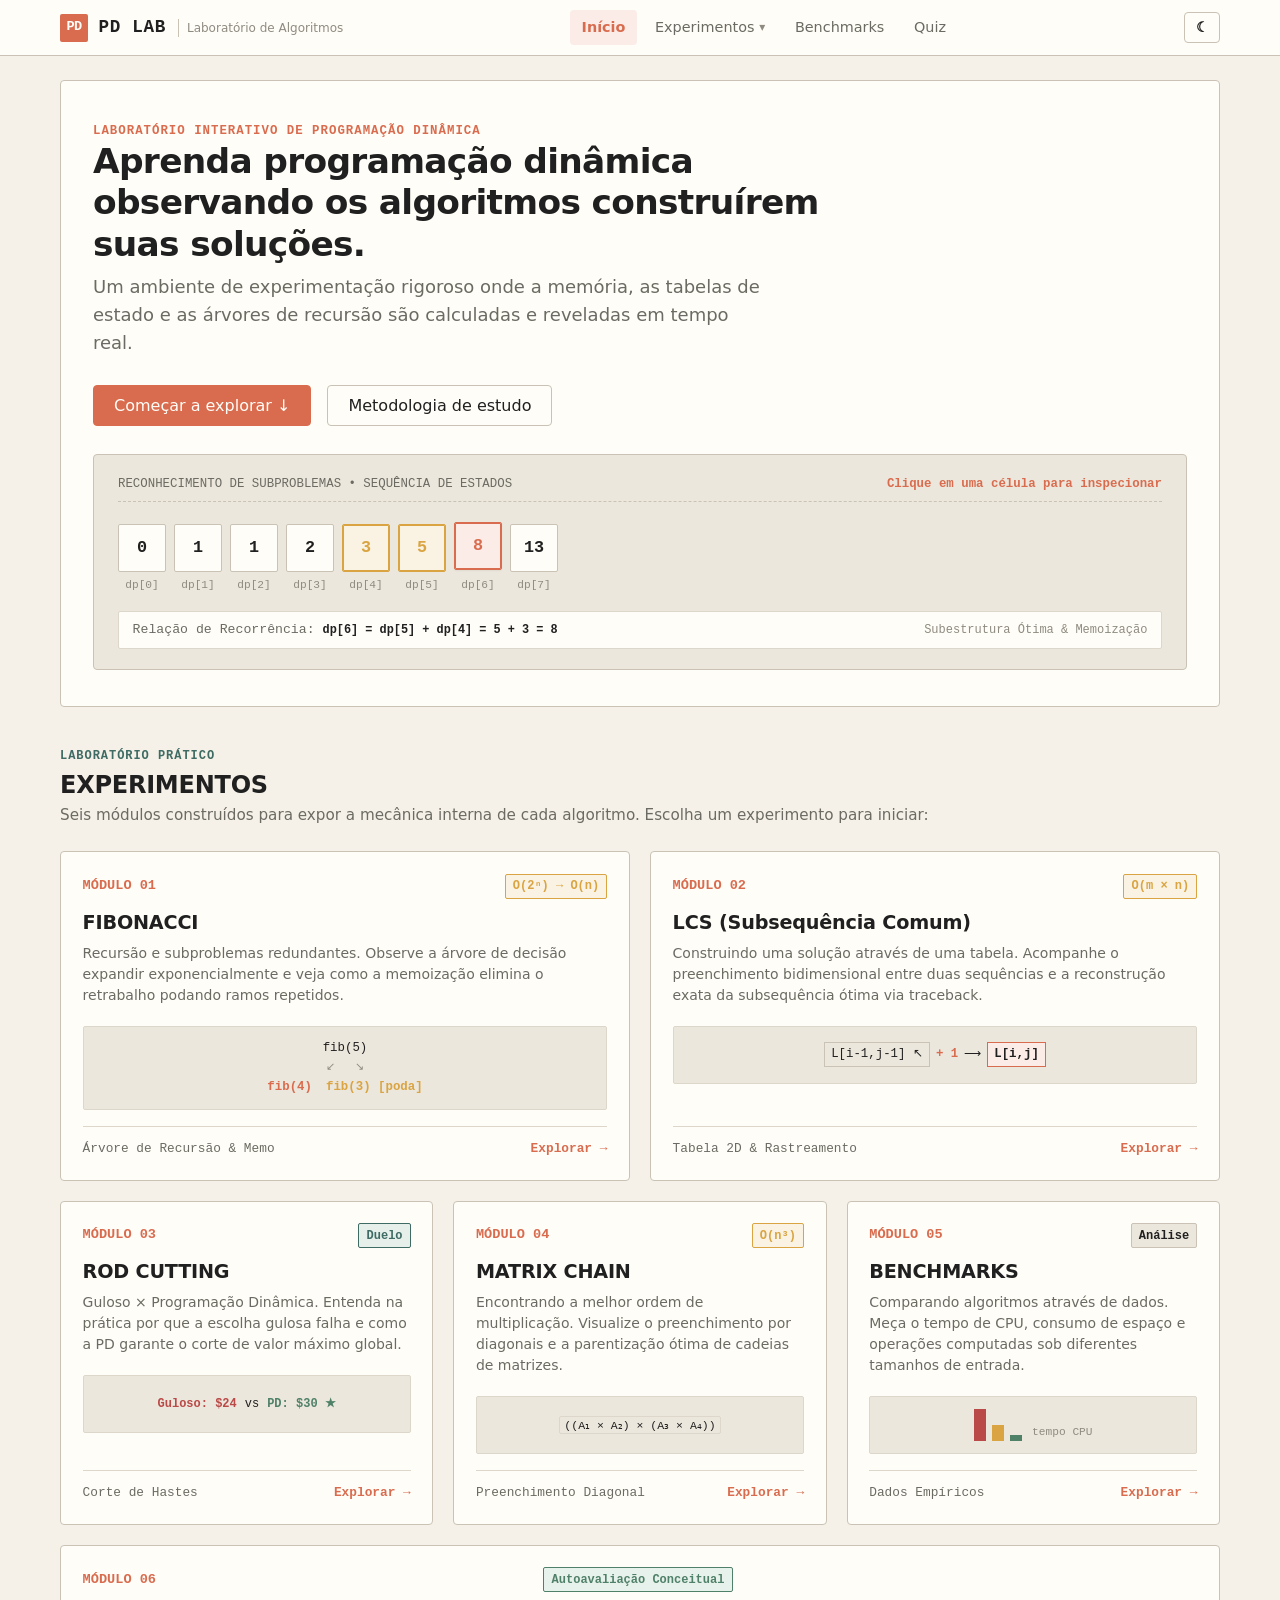
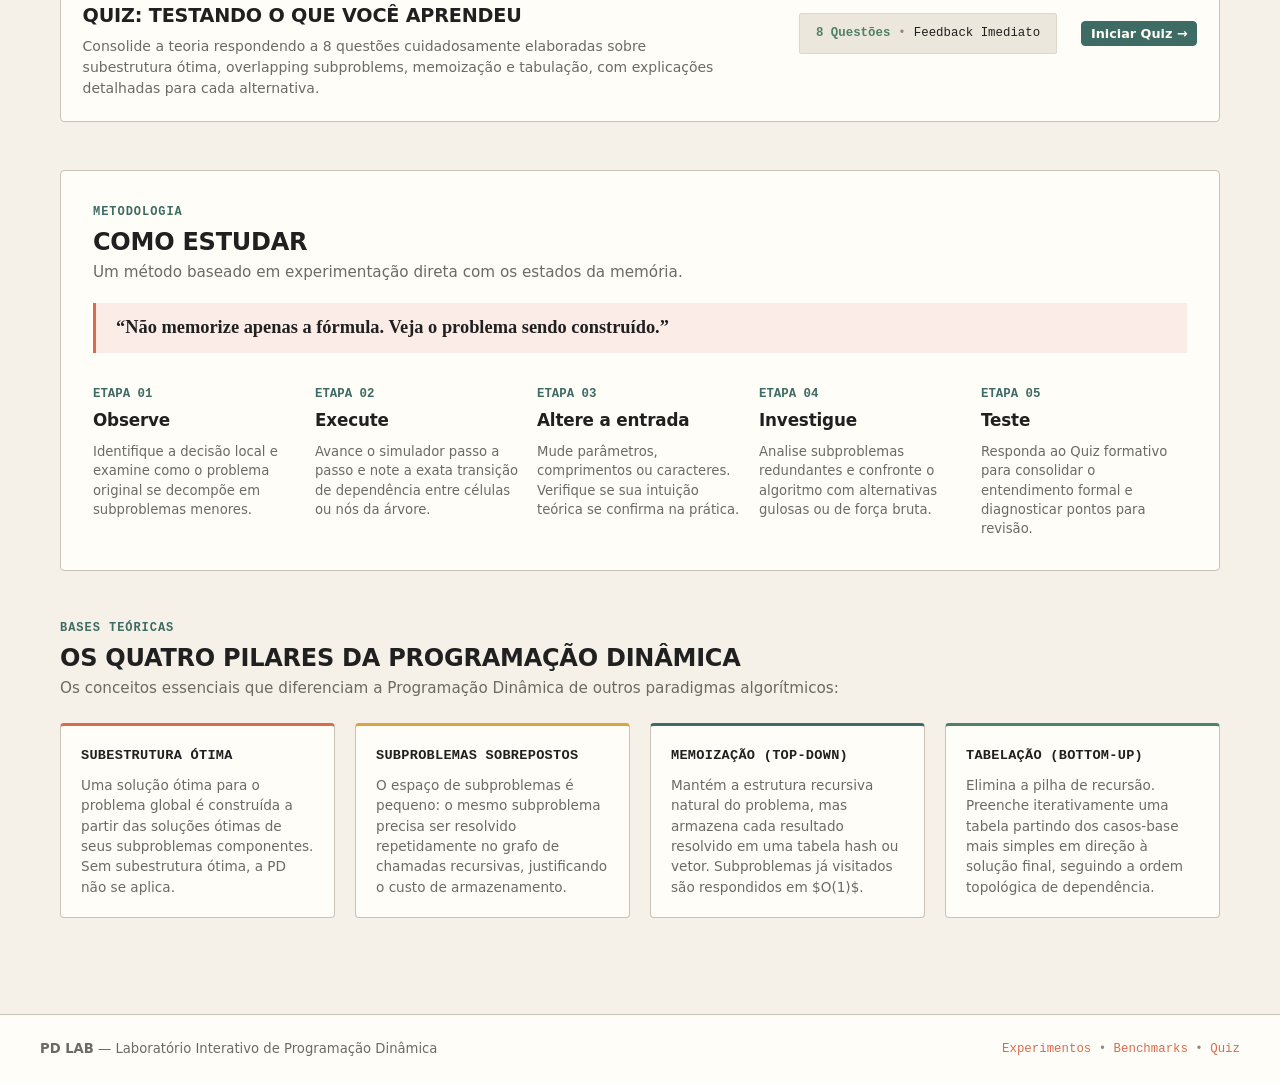
<file: web/index.html>
<!DOCTYPE html>
<html lang="pt-BR">
<head>
  <meta charset="UTF-8">
  <meta name="viewport" content="width=device-width, initial-scale=1.0">
  <title>PD LAB — Laboratório Interativo de Programação Dinâmica</title>
  <meta name="description" content="Laboratório educacional interativo para aprendizado visual e conceitual de Programação Dinâmica.">
  
  <!-- Prevenção de FOUC de tema: restauração instantânea antes do render -->
  <script>
    (function() {
      try {
        var saved = localStorage.getItem('pdlab_theme');
        if (saved) {
          var theme = JSON.parse(saved);
          if (theme === 'dark' || theme === 'light') {
            document.documentElement.setAttribute('data-theme', theme);
          }
        } else if (window.matchMedia && window.matchMedia('(prefers-color-scheme: dark)').matches) {
          document.documentElement.setAttribute('data-theme', 'dark');
        }
      } catch (e) {}
    })();
  </script>

  <link rel="stylesheet" href="css/style.css">
</head>
<body>

  <!-- CABEÇALHO GLOBAL -->
  <header class="site-header">
    <div class="header-inner">
      <a href="index.html" class="logo-area" aria-label="PD LAB - Início">
        <span class="logo-mark">PD</span>
        <span class="logo-title">PD LAB</span>
        <span class="logo-subtitle">Laboratório de Algoritmos</span>
      </a>

      <!-- Navegação Global -->
      <nav class="site-nav" aria-label="Navegação principal">
        <ul class="nav-list">
          <li>
            <a href="index.html" class="nav-link active" aria-current="page">Início</a>
          </li>
          
          <!-- Dropdown Experimentos -->
          <li class="nav-dropdown">
            <button type="button" class="nav-link nav-dropdown-toggle" aria-expanded="false" aria-haspopup="true">
              Experimentos
            </button>
            <ul class="nav-dropdown-menu" role="menu">
              <li class="dropdown-item" role="none">
                <a href="fib-tree.html" role="menuitem">
                  <span>01. Fibonacci</span>
                  <span class="dropdown-code">Árvore / Memo</span>
                </a>
              </li>
              <li class="dropdown-item" role="none">
                <a href="lcs-table.html" role="menuitem">
                  <span>02. LCS</span>
                  <span class="dropdown-code">Tabela 2D</span>
                </a>
              </li>
              <li class="dropdown-item" role="none">
                <a href="rod-cutting-duel.html" role="menuitem">
                  <span>03. Rod Cutting</span>
                  <span class="dropdown-code">PD vs Guloso</span>
                </a>
              </li>
              <li class="dropdown-item" role="none">
                <a href="matrix-chain.html" role="menuitem">
                  <span>04. Matrix Chain</span>
                  <span class="dropdown-code">Parentização</span>
                </a>
              </li>
            </ul>
          </li>

          <li>
            <a href="benchmarks.html" class="nav-link">Benchmarks</a>
          </li>
          <li>
            <a href="quiz.html" class="nav-link">Quiz</a>
          </li>
        </ul>
      </nav>

      <!-- Ações do Header -->
      <div class="header-actions">
        <button type="button" class="theme-toggle-btn" data-action="toggle-theme" aria-label="Alternar tema claro/escuro" title="Alternar tema">
          ☾
        </button>
        <button type="button" class="mobile-nav-toggle" aria-label="Abrir menu de navegação" aria-expanded="false">
          ☰
        </button>
      </div>
    </div>
  </header>

  <!-- CONTEÚDO PRINCIPAL (MAPA VISUAL DE APRENDIZAGEM) -->
  <main class="main-container">
    
    <!-- 1. HERO ACADÊMICO -->
    <section class="home-hero" aria-labelledby="hero-heading">
      <div class="hero-title-group">
        <div class="hero-meta-tag">
          <span>Laboratório Interativo de Programação Dinâmica</span>
        </div>
        <h1 id="hero-heading" class="hero-title">
          Aprenda programação dinâmica observando os algoritmos construírem suas soluções.
        </h1>
        <p class="hero-lead">
          Um ambiente de experimentação rigoroso onde a memória, as tabelas de estado e as árvores de recursão são calculadas e reveladas em tempo real.
        </p>
      </div>

      <div class="hero-actions">
        <a href="#experimentos" class="btn btn-primary btn-lg">
          Começar a explorar ↓
        </a>
        <a href="#como-estudar" class="btn btn-outline btn-lg">
          Metodologia de estudo
        </a>
      </div>

      <!-- Pequena Visualização Algorítmica no Hero (Fita de Subproblemas Reais) -->
      <div class="hero-viz-container" aria-label="Visualização algorítmica de subproblemas da sequência de Fibonacci">
        <div class="hero-viz-label">
          <span>RECONHECIMENTO DE SUBPROBLEMAS • SEQUÊNCIA DE ESTADOS</span>
          <span style="color: var(--color-primary); font-weight: 600;">Clique em uma célula para inspecionar</span>
        </div>

        <div class="hero-tape-wrapper">
          <div class="hero-cells-tape" id="hero-tape">
            <!-- Células geradas com valores reais da sequência -->
            <div class="tape-cell" data-index="0" data-val="0" title="Caso base dp[0]">
              <div class="tape-cell-box">0</div>
              <span class="tape-cell-index">dp[0]</span>
            </div>
            <div class="tape-cell" data-index="1" data-val="1" title="Caso base dp[1]">
              <div class="tape-cell-box">1</div>
              <span class="tape-cell-index">dp[1]</span>
            </div>
            <div class="tape-cell" data-index="2" data-val="1" title="dp[2] = dp[1] + dp[0]">
              <div class="tape-cell-box">1</div>
              <span class="tape-cell-index">dp[2]</span>
            </div>
            <div class="tape-cell" data-index="3" data-val="2" title="dp[3] = dp[2] + dp[1]">
              <div class="tape-cell-box">2</div>
              <span class="tape-cell-index">dp[3]</span>
            </div>
            <div class="tape-cell is-dep" data-index="4" data-val="3" id="hero-cell-dep1" title="Subproblema dp[4] = 3">
              <div class="tape-cell-box">3</div>
              <span class="tape-cell-index">dp[4]</span>
            </div>
            <div class="tape-cell is-dep" data-index="5" data-val="5" id="hero-cell-dep2" title="Subproblema dp[5] = 5">
              <div class="tape-cell-box">5</div>
              <span class="tape-cell-index">dp[5]</span>
            </div>
            <div class="tape-cell is-active" data-index="6" data-val="8" id="hero-cell-target" title="Estado atual dp[6] = 8">
              <div class="tape-cell-box">8</div>
              <span class="tape-cell-index">dp[6]</span>
            </div>
            <div class="tape-cell" data-index="7" data-val="13" title="Estado futuro dp[7] = 13">
              <div class="tape-cell-box">13</div>
              <span class="tape-cell-index">dp[7]</span>
            </div>
          </div>
        </div>

        <div class="hero-viz-equation" id="hero-equation">
          <div>
            <span>Relação de Recorrência:</span>
            <code id="hero-equation-text">dp[6] = dp[5] + dp[4] = 5 + 3 = 8</code>
          </div>
          <div style="font-size: 0.75rem; color: var(--text-muted);">
            <span>Subestrutura Ótima & Memoização</span>
          </div>
        </div>
      </div>
    </section>

    <!-- 2. MAPA DOS EXPERIMENTOS -->
    <section id="experimentos" class="section-header" style="margin-top: 1rem;">
      <span class="section-tag">Laboratório Prático</span>
      <h2>EXPERIMENTOS</h2>
      <p>
        Seis módulos construídos para expor a mecânica interna de cada algoritmo. Escolha um experimento para iniciar:
      </p>
    </section>

    <!-- Composição Editorial dos Módulos (Variação de Layouts) -->
    <div class="editorial-grid">
      
      <!-- 01 FIBONACCI (Destaque Amplo col-6) -->
      <a href="fib-tree.html" class="editorial-card col-6">
        <div>
          <div class="editorial-card-top">
            <span class="editorial-card-num">MÓDULO 01</span>
            <span class="badge badge-accent">O(2ⁿ) → O(n)</span>
          </div>
          <h3 class="editorial-card-title">FIBONACCI</h3>
          <p class="editorial-card-desc">
            Recursão e subproblemas redundantes. Observe a árvore de decisão expandir exponencialmente e veja como a memoização elimina o retrabalho podando ramos repetidos.
          </p>
          
          <!-- Mini visualização técnica -->
          <div class="mini-viz-preview">
            <div style="display: flex; flex-direction: column; align-items: center; gap: 2px;">
              <span>fib(5)</span>
              <span style="color: var(--text-muted); font-size: 0.7rem;">↙ &nbsp; ↘</span>
              <div style="display: flex; gap: 14px;">
                <span style="color: var(--color-primary); font-weight: 600;">fib(4)</span>
                <span style="color: var(--color-accent); font-weight: 600;">fib(3) [poda]</span>
              </div>
            </div>
          </div>
        </div>

        <div class="editorial-card-footer">
          <span style="color: var(--text-secondary);">Árvore de Recursão & Memo</span>
          <span class="editorial-card-action">Explorar →</span>
        </div>
      </a>

      <!-- 02 LCS (Destaque Amplo col-6) -->
      <a href="lcs-table.html" class="editorial-card col-6">
        <div>
          <div class="editorial-card-top">
            <span class="editorial-card-num">MÓDULO 02</span>
            <span class="badge badge-accent">O(m × n)</span>
          </div>
          <h3 class="editorial-card-title">LCS (Subsequência Comum)</h3>
          <p class="editorial-card-desc">
            Construindo uma solução através de uma tabela. Acompanhe o preenchimento bidimensional entre duas sequências e a reconstrução exata da subsequência ótima via traceback.
          </p>
          
          <!-- Mini visualização técnica -->
          <div class="mini-viz-preview">
            <div style="display: flex; align-items: center; gap: 6px;">
              <span style="border: 1px solid var(--border-color); padding: 2px 6px;">L[i-1,j-1] ↖</span>
              <span style="color: var(--color-primary); font-weight: 700;">+ 1</span>
              <span>⟶</span>
              <span style="background: var(--color-primary-subtle); border: 1px solid var(--color-primary); padding: 2px 6px; font-weight: 700;">L[i,j]</span>
            </div>
          </div>
        </div>

        <div class="editorial-card-footer">
          <span style="color: var(--text-secondary);">Tabela 2D & Rastreamento</span>
          <span class="editorial-card-action">Explorar →</span>
        </div>
      </a>

      <!-- 03 ROD CUTTING (col-4) -->
      <a href="rod-cutting-duel.html" class="editorial-card col-4">
        <div>
          <div class="editorial-card-top">
            <span class="editorial-card-num">MÓDULO 03</span>
            <span class="badge badge-secondary">Duelo</span>
          </div>
          <h3 class="editorial-card-title">ROD CUTTING</h3>
          <p class="editorial-card-desc">
            Guloso × Programação Dinâmica. Entenda na prática por que a escolha gulosa falha e como a PD garante o corte de valor máximo global.
          </p>

          <div class="mini-viz-preview">
            <div style="display: flex; gap: 8px; font-size: 0.75rem;">
              <span style="color: var(--color-error); font-weight: 600;">Guloso: $24</span>
              <span>vs</span>
              <span style="color: var(--color-success); font-weight: 700;">PD: $30 ★</span>
            </div>
          </div>
        </div>

        <div class="editorial-card-footer">
          <span style="color: var(--text-secondary);">Corte de Hastes</span>
          <span class="editorial-card-action">Explorar →</span>
        </div>
      </a>

      <!-- 04 MATRIX CHAIN (col-4) -->
      <a href="matrix-chain.html" class="editorial-card col-4">
        <div>
          <div class="editorial-card-top">
            <span class="editorial-card-num">MÓDULO 04</span>
            <span class="badge badge-accent">O(n³)</span>
          </div>
          <h3 class="editorial-card-title">MATRIX CHAIN</h3>
          <p class="editorial-card-desc">
            Encontrando a melhor ordem de multiplicação. Visualize o preenchimento por diagonais e a parentização ótima de cadeias de matrizes.
          </p>

          <div class="mini-viz-preview">
            <div style="font-size: 0.8rem; color: var(--text-primary);">
              <code>((A₁ × A₂) × (A₃ × A₄))</code>
            </div>
          </div>
        </div>

        <div class="editorial-card-footer">
          <span style="color: var(--text-secondary);">Preenchimento Diagonal</span>
          <span class="editorial-card-action">Explorar →</span>
        </div>
      </a>

      <!-- 05 BENCHMARKS (col-4) -->
      <a href="benchmarks.html" class="editorial-card col-4">
        <div>
          <div class="editorial-card-top">
            <span class="editorial-card-num">MÓDULO 05</span>
            <span class="badge">Análise</span>
          </div>
          <h3 class="editorial-card-title">BENCHMARKS</h3>
          <p class="editorial-card-desc">
            Comparando algoritmos através de dados. Meça o tempo de CPU, consumo de espaço e operações computadas sob diferentes tamanhos de entrada.
          </p>

          <div class="mini-viz-preview">
            <div style="display: flex; align-items: flex-end; gap: 6px; height: 32px;">
              <div style="width: 12px; height: 32px; background: var(--color-error);" title="Sem PD: 1000ms"></div>
              <div style="width: 12px; height: 16px; background: var(--color-accent);" title="Com Memo: 2ms"></div>
              <div style="width: 12px; height: 6px; background: var(--color-success);" title="Iterativo: 0.1ms"></div>
              <span style="font-size: 0.7rem; color: var(--text-muted); margin-left: 4px;">tempo CPU</span>
            </div>
          </div>
        </div>

        <div class="editorial-card-footer">
          <span style="color: var(--text-secondary);">Dados Empíricos</span>
          <span class="editorial-card-action">Explorar →</span>
        </div>
      </a>

      <!-- 06 QUIZ (Destaque Amplo col-12) -->
      <a href="quiz.html" class="editorial-card" style="grid-column: span 12;">
        <div style="display: flex; flex-wrap: wrap; justify-content: space-between; gap: 1.5rem; align-items: center;">
          <div style="max-width: 650px;">
            <div class="editorial-card-top">
              <span class="editorial-card-num">MÓDULO 06</span>
              <span class="badge badge-success">Autoavaliação Conceitual</span>
            </div>
            <h3 class="editorial-card-title">QUIZ: TESTANDO O QUE VOCÊ APRENDEU</h3>
            <p class="editorial-card-desc" style="margin-bottom: 0;">
              Consolide a teoria respondendo a 8 questões cuidadosamente elaboradas sobre subestrutura ótima, overlapping subproblems, memoização e tabulação, com explicações detalhadas para cada alternativa.
            </p>
          </div>

          <div style="display: flex; align-items: center; gap: 1.5rem;">
            <div class="mini-viz-preview" style="margin: 0; min-height: auto; padding: 0.65rem 1rem;">
              <span style="color: var(--color-success); font-weight: 700;">8 Questões</span>
              <span style="color: var(--text-muted); margin: 0 0.5rem;">•</span>
              <span>Feedback Imediato</span>
            </div>
            <span class="editorial-card-action btn btn-secondary btn-sm" style="color: #FFFDF7;">
              Iniciar Quiz →
            </span>
          </div>
        </div>
      </a>

    </div>

    <!-- 3. SEÇÃO COMO ESTUDAR -->
    <section id="como-estudar" class="study-flow-section" aria-labelledby="flow-heading">
      <div class="section-header" style="margin-bottom: 1.25rem;">
        <span class="section-tag">Metodologia</span>
        <h2 id="flow-heading">COMO ESTUDAR</h2>
        <p>Um método baseado em experimentação direta com os estados da memória.</p>
      </div>

      <div class="study-flow-quote">
        <blockquote>
          “Não memorize apenas a fórmula. Veja o problema sendo construído.”
        </blockquote>
      </div>

      <div class="flow-steps">
        <!-- 01 Observe -->
        <div class="flow-step-item">
          <span class="flow-step-num">ETAPA 01</span>
          <h4 class="flow-step-title">Observe</h4>
          <p class="flow-step-desc">
            Identifique a decisão local e examine como o problema original se decompõe em subproblemas menores.
          </p>
        </div>

        <!-- 02 Execute -->
        <div class="flow-step-item">
          <span class="flow-step-num">ETAPA 02</span>
          <h4 class="flow-step-title">Execute</h4>
          <p class="flow-step-desc">
            Avance o simulador passo a passo e note a exata transição de dependência entre células ou nós da árvore.
          </p>
        </div>

        <!-- 03 Altere a entrada -->
        <div class="flow-step-item">
          <span class="flow-step-num">ETAPA 03</span>
          <h4 class="flow-step-title">Altere a entrada</h4>
          <p class="flow-step-desc">
            Mude parâmetros, comprimentos ou caracteres. Verifique se sua intuição teórica se confirma na prática.
          </p>
        </div>

        <!-- 04 Investigue -->
        <div class="flow-step-item">
          <span class="flow-step-num">ETAPA 04</span>
          <h4 class="flow-step-title">Investigue</h4>
          <p class="flow-step-desc">
            Analise subproblemas redundantes e confronte o algoritmo com alternativas gulosas ou de força bruta.
          </p>
        </div>

        <!-- 05 Teste -->
        <div class="flow-step-item">
          <span class="flow-step-num">ETAPA 05</span>
          <h4 class="flow-step-title">Teste</h4>
          <p class="flow-step-desc">
            Responda ao Quiz formativo para consolidar o entendimento formal e diagnosticar pontos para revisão.
          </p>
        </div>
      </div>
    </section>

    <!-- 4. SEÇÃO CONCEITOS FUNDAMENTAIS -->
    <section class="concepts-section" aria-labelledby="concepts-heading">
      <div class="section-header">
        <span class="section-tag">Bases Teóricas</span>
        <h2 id="concepts-heading">OS QUATRO PILARES DA PROGRAMAÇÃO DINÂMICA</h2>
        <p>Os conceitos essenciais que diferenciam a Programação Dinâmica de outros paradigmas algorítmicos:</p>
      </div>

      <div class="concepts-grid">
        <!-- Pilar 1 -->
        <div class="concept-pillar-card pillar-primary">
          <span class="concept-title">SUBESTRUTURA ÓTIMA</span>
          <p class="concept-desc">
            Uma solução ótima para o problema global é construída a partir das soluções ótimas de seus subproblemas componentes. Sem subestrutura ótima, a PD não se aplica.
          </p>
        </div>

        <!-- Pilar 2 -->
        <div class="concept-pillar-card pillar-accent">
          <span class="concept-title">SUBPROBLEMAS SOBREPOSTOS</span>
          <p class="concept-desc">
            O espaço de subproblemas é pequeno: o mesmo subproblema precisa ser resolvido repetidamente no grafo de chamadas recursivas, justificando o custo de armazenamento.
          </p>
        </div>

        <!-- Pilar 3 -->
        <div class="concept-pillar-card">
          <span class="concept-title">MEMOIZAÇÃO (TOP-DOWN)</span>
          <p class="concept-desc">
            Mantém a estrutura recursiva natural do problema, mas armazena cada resultado resolvido em uma tabela hash ou vetor. Subproblemas já visitados são respondidos em $O(1)$.
          </p>
        </div>

        <!-- Pilar 4 -->
        <div class="concept-pillar-card pillar-success">
          <span class="concept-title">TABELAÇÃO (BOTTOM-UP)</span>
          <p class="concept-desc">
            Elimina a pilha de recursão. Preenche iterativamente uma tabela partindo dos casos-base mais simples em direção à solução final, seguindo a ordem topológica de dependência.
          </p>
        </div>
      </div>
    </section>

  </main>

  <!-- 8. FOOTER GLOBAL -->
  <footer class="site-footer">
    <div class="footer-inner">
      <div>
        <strong>PD LAB</strong> — Laboratório Interativo de Programação Dinâmica
      </div>
      <div class="footer-meta">
        <a href="#experimentos">Experimentos</a> • <a href="benchmarks.html">Benchmarks</a> • <a href="quiz.html">Quiz</a>
      </div>
    </div>
  </footer>

  <script src="js/shared.js"></script>
  <script>
    // Lógica da Pequena Visualização Algorítmica do Hero
    document.addEventListener('DOMContentLoaded', function() {
      var tape = document.getElementById('hero-tape');
      var equationText = document.getElementById('hero-equation-text');
      if (!tape || !equationText) return;

      var cells = tape.querySelectorAll('.tape-cell');
      
      cells.forEach(function(cell) {
        cell.addEventListener('click', function() {
          var idx = parseInt(cell.getAttribute('data-index'), 10);
          
          // Limpa estados ativos anteriores
          cells.forEach(function(c) {
            c.classList.remove('is-active', 'is-dep');
          });

          cell.classList.add('is-active');

          if (idx >= 2) {
            var dep1 = tape.querySelector('.tape-cell[data-index="' + (idx - 1) + '"]');
            var dep2 = tape.querySelector('.tape-cell[data-index="' + (idx - 2) + '"]');
            if (dep1) dep1.classList.add('is-dep');
            if (dep2) dep2.classList.add('is-dep');

            var valDep1 = dep1 ? dep1.getAttribute('data-val') : '?';
            var valDep2 = dep2 ? dep2.getAttribute('data-val') : '?';
            var valTarget = cell.getAttribute('data-val');

            equationText.textContent = 'dp[' + idx + '] = dp[' + (idx - 1) + '] + dp[' + (idx - 2) + '] = ' + valDep1 + ' + ' + valDep2 + ' = ' + valTarget;
          } else {
            equationText.textContent = 'dp[' + idx + '] = ' + cell.getAttribute('data-val') + ' (Caso Base Inicial)';
          }
        });
      });
    });
  </script>
</body>
</html>
</file>
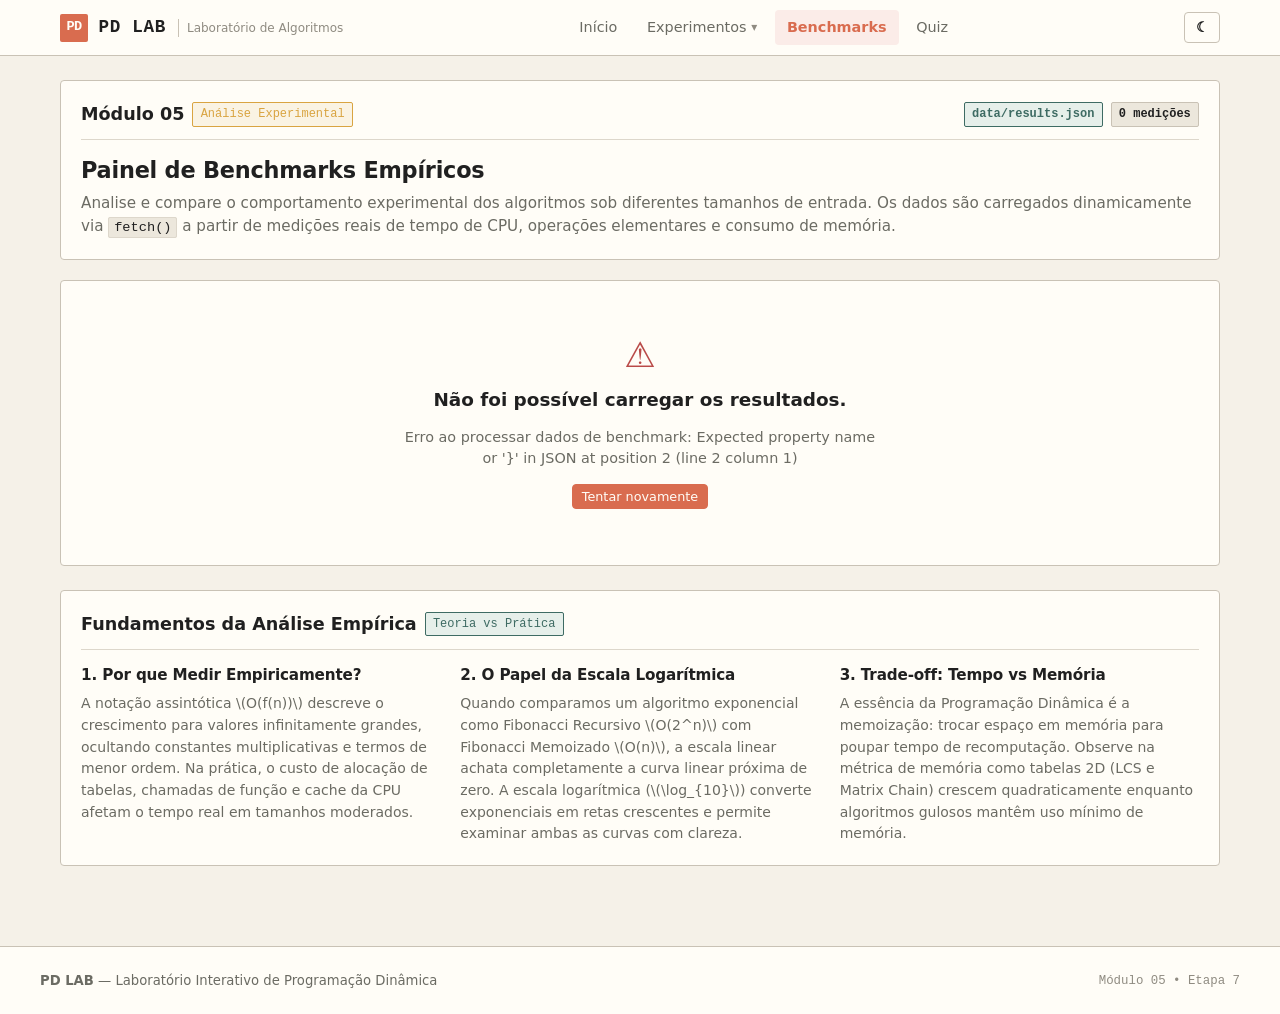
<file: web/benchmarks.html>
<!DOCTYPE html>
<html lang="pt-BR">
<head>
  <meta charset="UTF-8">
  <meta name="viewport" content="width=device-width, initial-scale=1.0">
  <title>Benchmarks Empíricos — PD LAB</title>
  <meta name="description" content="Painel de benchmarks empíricos do PD Lab. Comparação de tempo de execução, operações e consumo de memória entre algoritmos de Programação Dinâmica, Recursão e Gulosos.">
  <script>
    (function() {
      try {
        var saved = localStorage.getItem('pdlab_theme');
        if (saved) {
          var theme = JSON.parse(saved);
          if (theme === 'dark' || theme === 'light') {
            document.documentElement.setAttribute('data-theme', theme);
          }
        } else if (window.matchMedia && window.matchMedia('(prefers-color-scheme: dark)').matches) {
          document.documentElement.setAttribute('data-theme', 'dark');
        }
      } catch (e) {}
    })();
  </script>
  <link rel="stylesheet" href="css/style.css">
</head>
<body>

  <!-- CABEÇALHO GLOBAL -->
  <header class="site-header">
    <div class="header-inner">
      <a href="index.html" class="logo-area" aria-label="PD LAB - Início">
        <span class="logo-mark">PD</span>
        <span class="logo-title">PD LAB</span>
        <span class="logo-subtitle">Laboratório de Algoritmos</span>
      </a>

      <nav class="site-nav" aria-label="Navegação principal">
        <ul class="nav-list">
          <li>
            <a href="index.html" class="nav-link">Início</a>
          </li>
          <li class="nav-dropdown">
            <button type="button" class="nav-link nav-dropdown-toggle" aria-expanded="false" aria-haspopup="true">
              Experimentos
            </button>
            <ul class="nav-dropdown-menu" role="menu">
              <li class="dropdown-item" role="none">
                <a href="fib-tree.html" role="menuitem">
                  <span>01. Fibonacci</span>
                  <span class="dropdown-code">Árvore / Memo</span>
                </a>
              </li>
              <li class="dropdown-item" role="none">
                <a href="lcs-table.html" role="menuitem">
                  <span>02. LCS</span>
                  <span class="dropdown-code">Tabela 2D</span>
                </a>
              </li>
              <li class="dropdown-item" role="none">
                <a href="rod-cutting-duel.html" role="menuitem">
                  <span>03. Rod Cutting</span>
                  <span class="dropdown-code">PD vs Guloso</span>
                </a>
              </li>
              <li class="dropdown-item" role="none">
                <a href="matrix-chain.html" role="menuitem">
                  <span>04. Matrix Chain</span>
                  <span class="dropdown-code">Parentização</span>
                </a>
              </li>
            </ul>
          </li>
          <li>
            <a href="benchmarks.html" class="nav-link active" aria-current="page">Benchmarks</a>
          </li>
          <li>
            <a href="quiz.html" class="nav-link">Quiz</a>
          </li>
        </ul>
      </nav>

      <div class="header-actions">
        <button type="button" class="theme-toggle-btn" data-action="toggle-theme" aria-label="Alternar tema claro/escuro" title="Alternar tema">
          ☾
        </button>
        <button type="button" class="mobile-nav-toggle" aria-label="Abrir menu de navegação" aria-expanded="false">
          ☰
        </button>
      </div>
    </div>
  </header>

  <main class="main-container">

    <!-- Cabeçalho do Módulo -->
    <div class="lab-card" style="margin-bottom: 1.25rem;">
      <div class="lab-card-header">
        <div class="lab-card-title">
          <span>Módulo 05</span>
          <span class="badge badge-accent">Análise Experimental</span>
        </div>
        <div style="display: flex; gap: 0.5rem; align-items: center;">
          <span class="badge badge-secondary" id="badge-dataset-info">data/results.json</span>
          <span class="badge" id="badge-total-records">0 medições</span>
        </div>
      </div>
      
      <div style="display: flex; flex-wrap: wrap; justify-content: space-between; align-items: baseline; gap: 0.75rem;">
        <div>
          <h2>Painel de Benchmarks Empíricos</h2>
          <p style="margin: 0; font-size: 0.95rem;">
            Analise e compare o comportamento experimental dos algoritmos sob diferentes tamanhos de entrada.
            Os dados são carregados dinamicamente via <code>fetch()</code> a partir de medições reais de tempo de CPU, operações elementares e consumo de memória.
          </p>
        </div>
      </div>
    </div>

    <!-- ESTADO: CARREGAMENTO -->
    <div class="bench-feedback-box" id="state-loading">
      <div class="bench-spinner"></div>
      <div class="bench-feedback-title">Carregando dados...</div>
      <p class="bench-feedback-desc">
        Acessando medições experimentais em <code>data/results.json</code>.
      </p>
    </div>

    <!-- ESTADO: ERRO -->
    <div class="bench-feedback-box" id="state-error" style="display: none;">
      <div class="bench-feedback-icon" style="color: var(--color-danger);">⚠️</div>
      <div class="bench-feedback-title">Não foi possível carregar os resultados.</div>
      <p class="bench-feedback-desc" id="error-message-text">
        Ocorreu uma falha ao tentar ler os dados de benchmark. Verifique se o arquivo <code>data/results.json</code> existe e é um JSON válido.
      </p>
      <button type="button" class="btn btn-primary btn-sm" id="btn-retry-fetch">
        Tentar novamente
      </button>
    </div>

    <!-- ESTADO: VAZIO -->
    <div class="bench-feedback-box" id="state-empty" style="display: none;">
      <div class="bench-feedback-icon" style="color: var(--color-accent);">📭</div>
      <div class="bench-feedback-title">Nenhum resultado experimental encontrado.</div>
      <p class="bench-feedback-desc">
        O arquivo <code>data/results.json</code> foi carregado com sucesso, porém não contém medições de experimentos disponíveis.
      </p>
      <button type="button" class="btn btn-outline btn-sm" id="btn-reload-empty">
        Recarregar
      </button>
    </div>

    <!-- CONTEÚDO PRINCIPAL (Exibido após o carregamento com sucesso) -->
    <div id="benchmarks-content" style="display: none;">

      <!-- 1. Barra de Filtros e Controles -->
      <div class="bench-filters-bar">
        
        <!-- Filtro: Algoritmo -->
        <div class="bench-filter-group">
          <label for="filter-algorithm">Algoritmo:</label>
          <select id="filter-algorithm" aria-label="Filtrar por algoritmo">
            <option value="all">Todos os Algoritmos</option>
            <!-- Preenchido dinamicamente via JS -->
          </select>
        </div>

        <!-- Filtro: Métrica -->
        <div class="bench-filter-group">
          <label for="filter-metric">Métrica:</label>
          <select id="filter-metric" aria-label="Filtrar por métrica">
            <option value="timeMs">Tempo de Execução (ms)</option>
            <option value="operations">Operações / Chamadas</option>
            <option value="memoryKb">Consumo de Memória (KB)</option>
          </select>
        </div>

        <!-- Filtro: Tamanho de Entrada -->
        <div class="bench-filter-group">
          <label for="filter-size">Tamanho (N):</label>
          <select id="filter-size" aria-label="Filtrar por tamanho de entrada">
            <option value="all">Todos os Tamanhos</option>
            <!-- Preenchido dinamicamente via JS -->
          </select>
        </div>

        <!-- Filtro: Escala do Eixo Y -->
        <div class="bench-filter-group">
          <label for="filter-scale">Escala Y:</label>
          <select id="filter-scale" aria-label="Escala do eixo vertical">
            <option value="linear">Linear</option>
            <option value="log">Logarítmica (log₁₀)</option>
          </select>
        </div>

        <!-- Filtro: Tipo de Gráfico -->
        <div class="bench-filter-group">
          <label for="filter-chart-type">Visualização:</label>
          <select id="filter-chart-type" aria-label="Tipo de visualização gráfica">
            <option value="lines">Tempo × Tamanho (Linhas)</option>
            <option value="bars">Comparação Direta (Barras)</option>
          </select>
        </div>

        <!-- Botão: Limpar Filtros -->
        <div style="margin-left: auto;">
          <button type="button" class="btn btn-outline btn-sm" id="btn-reset-filters" title="Restaurar filtros padrões">
            ↺ Restaurar filtros
          </button>
        </div>
      </div>

      <!-- 2. Grade de Estatísticas Rápidas -->
      <div class="bench-stats-grid">
        <div class="bench-stat-card">
          <span class="bench-stat-title">Medições Visíveis</span>
          <span class="bench-stat-value" id="stat-count">0</span>
          <span class="bench-stat-sub">pontos de dados filtrados</span>
        </div>

        <div class="bench-stat-card">
          <span class="bench-stat-title">Menor Valor</span>
          <span class="bench-stat-value" id="stat-min-val" style="color: var(--color-success);">−</span>
          <span class="bench-stat-sub" id="stat-min-sub">algoritmo mais veloz</span>
        </div>

        <div class="bench-stat-card">
          <span class="bench-stat-title">Maior Valor</span>
          <span class="bench-stat-value" id="stat-max-val" style="color: var(--color-danger);">−</span>
          <span class="bench-stat-sub" id="stat-max-sub">custo mais alto</span>
        </div>

        <div class="bench-stat-card">
          <span class="bench-stat-title">Média da Métrica</span>
          <span class="bench-stat-value" id="stat-avg-val">−</span>
          <span class="bench-stat-sub" id="stat-avg-sub">média ponderada</span>
        </div>
      </div>

      <!-- 3. Container do Gráfico SVG Interativo -->
      <div class="bench-chart-container">
        <div class="bench-chart-header">
          <div>
            <span class="bench-chart-title" id="chart-main-title">
              Curvas de Crescimento: Tempo (ms) × Tamanho da Entrada (N)
            </span>
            <div style="font-size: 0.8rem; color: var(--text-secondary); margin-top: 0.2rem;" id="chart-sub-title">
              Passe o cursor sobre os pontos para ver detalhes. Clique em um ponto para selecioná-lo na tabela.
            </div>
          </div>

          <div class="bench-chart-tools">
            <span class="badge badge-accent" id="badge-chart-mode">Linhas (Tempo × N)</span>
            <span class="badge" id="badge-chart-scale">Escala Linear</span>
          </div>
        </div>

        <!-- Wrapper com SVG e Tooltip Flutuante -->
        <div class="bench-svg-wrapper" id="svg-wrapper">
          <svg id="bench-svg" class="bench-svg" viewBox="0 0 900 460" preserveAspectRatio="xMidYMid meet" aria-label="Gráfico de benchmark empírico">
            <!-- Renderizado dinamicamente via JS -->
          </svg>

          <!-- Tooltip dinâmico -->
          <div class="bench-tooltip" id="bench-tooltip" role="tooltip" aria-hidden="true">
            <div class="bench-tooltip-title" id="tooltip-title">Algoritmo</div>
            <div class="bench-tooltip-line" id="tooltip-size">Tamanho N: 10</div>
            <div class="bench-tooltip-line" id="tooltip-value">Métrica: 2.31 ms</div>
            <div class="bench-tooltip-line" id="tooltip-comp">Complexidade: O(n)</div>
          </div>
        </div>

        <!-- Legenda Interativa -->
        <div class="bench-legend" id="bench-legend" aria-label="Legenda dos algoritmos">
          <!-- Chips gerados dinamicamente com cores e toggle on/off -->
        </div>
      </div>

      <!-- 4. Tabela de Dados Experimentais -->
      <div class="bench-table-container">
        <div class="bench-table-header">
          <div>
            <span style="font-weight: 700; font-family: var(--font-mono); font-size: 1rem; color: var(--text-primary);">
              Tabela de Medições Empíricas
            </span>
            <span style="font-size: 0.8rem; color: var(--text-secondary); margin-left: 0.5rem;" id="table-record-count">
              (0 registros)
            </span>
          </div>

          <div style="display: flex; gap: 0.5rem; align-items: center;">
            <input type="text" id="table-search" placeholder="Filtrar tabela..." style="font-family: var(--font-mono); font-size: 0.825rem; padding: 0.4rem 0.65rem; border: 1px solid var(--border-color); border-radius: var(--radius-xs); background-color: var(--bg-surface-alt); color: var(--text-primary); width: 180px;" aria-label="Buscar dados na tabela">
          </div>
        </div>

        <div class="bench-table-wrapper">
          <table class="bench-table" id="bench-table" aria-label="Tabela de resultados empíricos">
            <thead>
              <tr>
                <th scope="col" data-col="algorithm">Algoritmo <span class="sort-indicator">↕</span></th>
                <th scope="col" data-col="paradigm">Paradigma <span class="sort-indicator">↕</span></th>
                <th scope="col" data-col="inputSize">Tamanho (N) <span class="sort-indicator">↕</span></th>
                <th scope="col" data-col="timeMs">Tempo (ms) <span class="sort-indicator">↕</span></th>
                <th scope="col" data-col="operations">Operações <span class="sort-indicator">↕</span></th>
                <th scope="col" data-col="memoryKb">Memória (KB) <span class="sort-indicator">↕</span></th>
                <th scope="col" data-col="complexity">Complexidade <span class="sort-indicator">↕</span></th>
              </tr>
            </thead>
            <tbody id="bench-table-body">
              <!-- Linhas geradas dinamicamente -->
            </tbody>
          </table>
        </div>
      </div>

    </div>

    <!-- Fundamentos Teóricos da Análise Experimental -->
    <div class="lab-card" style="margin-top: 1.5rem; margin-bottom: 2rem;">
      <div class="lab-card-header">
        <div class="lab-card-title">
          <span>Fundamentos da Análise Empírica</span>
          <span class="badge badge-secondary">Teoria vs Prática</span>
        </div>
      </div>

      <div style="display: grid; grid-template-columns: repeat(auto-fit, minmax(280px, 1fr)); gap: 1.25rem;">
        <div>
          <h4 style="margin: 0 0 0.5rem; font-size: 0.95rem; color: var(--text-primary);">1. Por que Medir Empiricamente?</h4>
          <p style="margin: 0; font-size: 0.875rem; color: var(--text-secondary); line-height: 1.55;">
            A notação assintótica \(O(f(n))\) descreve o crescimento para valores infinitamente grandes, ocultando constantes multiplicativas e termos de menor ordem.
            Na prática, o custo de alocação de tabelas, chamadas de função e cache da CPU afetam o tempo real em tamanhos moderados.
          </p>
        </div>

        <div>
          <h4 style="margin: 0 0 0.5rem; font-size: 0.95rem; color: var(--text-primary);">2. O Papel da Escala Logarítmica</h4>
          <p style="margin: 0; font-size: 0.875rem; color: var(--text-secondary); line-height: 1.55;">
            Quando comparamos um algoritmo exponencial como Fibonacci Recursivo \(O(2^n)\) com Fibonacci Memoizado \(O(n)\), a escala linear achata completamente a curva linear próxima de zero.
            A escala logarítmica (\(\log_{10}\)) converte exponenciais em retas crescentes e permite examinar ambas as curvas com clareza.
          </p>
        </div>

        <div>
          <h4 style="margin: 0 0 0.5rem; font-size: 0.95rem; color: var(--text-primary);">3. Trade-off: Tempo vs Memória</h4>
          <p style="margin: 0; font-size: 0.875rem; color: var(--text-secondary); line-height: 1.55;">
            A essência da Programação Dinâmica é a memoização: trocar espaço em memória para poupar tempo de recomputação.
            Observe na métrica de memória como tabelas 2D (LCS e Matrix Chain) crescem quadraticamente enquanto algoritmos gulosos mantêm uso mínimo de memória.
          </p>
        </div>
      </div>
    </div>

  </main>

  <!-- RODAPÉ GLOBAL -->
  <footer class="site-footer">
    <div class="footer-inner">
      <div><strong>PD LAB</strong> — Laboratório Interativo de Programação Dinâmica</div>
      <div class="footer-meta"><span>Módulo 05</span> • <span>Etapa 7</span></div>
    </div>
  </footer>

  <!-- SCRIPTS -->
  <script src="js/shared.js"></script>
  <script>
    (function() {
      'use strict';

      // =========================================================================
      // PALETA DE CORES DOS ALGORITMOS (Conforme Design System do PD Lab)
      // =========================================================================
      var ALGO_COLORS = {
        'fib_memo': '#4F8068',     // Verde Sucesso (Memoizado Ótimo)
        'fib_rec': '#B94A48',      // Vermelho Perigo (Recursão Exponencial)
        'lcs': '#D96C4F',          // Terracota Primário (LCS)
        'rod_dp': '#3E6B63',       // Verde-azulado Secundário (Rod Cutting PD)
        'rod_greedy': '#D9A441',   // Dourado Accent (Rod Cutting Guloso)
        'matrix_chain': '#7E57C2', // Roxo Acadêmico (Matrix Chain)
        'default': '#6B6B63'
      };

      // Estado Global da Aplicação de Benchmarks
      var state = {
        rawData: null,          // JSON carregado de results.json
        experiments: [],        // Lista completa de experimentos
        disabledAlgorithms: {}, // Algoritmos desativados via clique na legenda
        selectedPointId: null,  // ID do ponto selecionado no gráfico/tabela
        filters: {
          algorithm: 'all',
          metric: 'timeMs',
          size: 'all',
          scale: 'linear',
          chartType: 'lines'
        },
        tableSort: {
          column: 'inputSize',
          asc: true
        },
        tableSearchQuery: ''
      };

      // Elementos do DOM
      var dom = {
        stateLoading: document.getElementById('state-loading'),
        stateError: document.getElementById('state-error'),
        stateEmpty: document.getElementById('state-empty'),
        errorMessageText: document.getElementById('error-message-text'),
        btnRetryFetch: document.getElementById('btn-retry-fetch'),
        btnReloadEmpty: document.getElementById('btn-reload-empty'),
        benchmarksContent: document.getElementById('benchmarks-content'),

        badgeDatasetInfo: document.getElementById('badge-dataset-info'),
        badgeTotalRecords: document.getElementById('badge-total-records'),

        filterAlgorithm: document.getElementById('filter-algorithm'),
        filterMetric: document.getElementById('filter-metric'),
        filterSize: document.getElementById('filter-size'),
        filterScale: document.getElementById('filter-scale'),
        filterChartType: document.getElementById('filter-chart-type'),
        btnResetFilters: document.getElementById('btn-reset-filters'),

        statCount: document.getElementById('stat-count'),
        statMinVal: document.getElementById('stat-min-val'),
        statMinSub: document.getElementById('stat-min-sub'),
        statMaxVal: document.getElementById('stat-max-val'),
        statMaxSub: document.getElementById('stat-max-sub'),
        statAvgVal: document.getElementById('stat-avg-val'),
        statAvgSub: document.getElementById('stat-avg-sub'),

        chartMainTitle: document.getElementById('chart-main-title'),
        chartSubTitle: document.getElementById('chart-sub-title'),
        badgeChartMode: document.getElementById('badge-chart-mode'),
        badgeChartScale: document.getElementById('badge-chart-scale'),
        svgWrapper: document.getElementById('svg-wrapper'),
        benchSvg: document.getElementById('bench-svg'),
        benchLegend: document.getElementById('bench-legend'),

        tooltip: document.getElementById('bench-tooltip'),
        tooltipTitle: document.getElementById('tooltip-title'),
        tooltipSize: document.getElementById('tooltip-size'),
        tooltipValue: document.getElementById('tooltip-value'),
        tooltipComp: document.getElementById('tooltip-comp'),

        tableSearch: document.getElementById('table-search'),
        tableRecordCount: document.getElementById('table-record-count'),
        benchTable: document.getElementById('bench-table'),
        benchTableBody: document.getElementById('bench-table-body')
      };

      // =========================================================================
      // 1. CARREGAMENTO DOS DADOS COM TRATAMENTO DE ERROS E ESTADOS
      // =========================================================================
      function loadBenchmarkData() {
        showState('loading');

        fetch('data/results.json')
          .then(function(response) {
            if (!response.ok) {
              throw new Error('Falha na resposta do servidor: status HTTP ' + response.status);
            }
            return response.json();
          })
          .then(function(data) {
            if (!data) {
              throw new Error('O arquivo data/results.json retornou vazio ou nulo.');
            }

            // Normaliza a estrutura para garantir acesso aos experimentos
            var list = [];
            if (Array.isArray(data.experiments)) {
              list = data.experiments;
            } else if (Array.isArray(data.algorithms)) {
              // Suporta formato alternativo aninhado
              data.algorithms.forEach(function(algo) {
                if (Array.isArray(algo.dataPoints)) {
                  algo.dataPoints.forEach(function(pt, idx) {
                    list.push({
                      id: algo.id + '_' + (pt.inputSize || idx),
                      algorithm: algo.name || algo.id,
                      algorithmId: algo.id,
                      inputSize: pt.inputSize || pt.n || 0,
                      timeMs: pt.timeMs !== undefined ? pt.timeMs : pt.time || 0,
                      operations: pt.operations || pt.ops || 0,
                      memoryKb: pt.memoryKb || pt.mem || 0,
                      complexity: pt.complexity || 'O(n)',
                      paradigm: pt.paradigm || 'Programação Dinâmica'
                    });
                  });
                }
              });
            }

            if (list.length === 0) {
              showState('empty');
              return;
            }

            state.rawData = data;
            state.experiments = list;
            initFiltersOptions();
            showState('content');
            updateDashboard();
          })
          .catch(function(err) {
            console.error('[PD Lab Benchmarks] Erro ao carregar dados:', err);
            dom.errorMessageText.textContent = 'Erro ao processar dados de benchmark: ' + (err.message || 'Falha de rede.');
            showState('error');
          });
      }

      function showState(type) {
        dom.stateLoading.style.display = (type === 'loading') ? 'flex' : 'none';
        dom.stateError.style.display = (type === 'error') ? 'flex' : 'none';
        dom.stateEmpty.style.display = (type === 'empty') ? 'flex' : 'none';
        dom.benchmarksContent.style.display = (type === 'content') ? 'block' : 'none';
      }

      // =========================================================================
      // 2. INICIALIZAÇÃO DE FILTROS A PARTIR DO DATASET CARREGADO
      // =========================================================================
      function initFiltersOptions() {
        var exps = state.experiments;

        // Extrai algoritmos únicos
        var algoMap = {};
        exps.forEach(function(e) {
          if (!algoMap[e.algorithmId]) {
            algoMap[e.algorithmId] = e.algorithm;
          }
        });

        var algoHtml = '<option value="all">Todos os Algoritmos (' + Object.keys(algoMap).length + ')</option>';
        Object.keys(algoMap).forEach(function(id) {
          algoHtml += '<option value="' + id + '">' + escapeHtml(algoMap[id]) + '</option>';
        });
        dom.filterAlgorithm.innerHTML = algoHtml;

        // Extrai tamanhos únicos (ordenados crescentemente)
        var sizesSet = new Set();
        exps.forEach(function(e) { sizesSet.add(e.inputSize); });
        var sortedSizes = Array.from(sizesSet).sort(function(a, b) { return a - b; });

        var sizeHtml = '<option value="all">Todos os Tamanhos (' + sortedSizes.length + ')</option>';
        sortedSizes.forEach(function(s) {
          sizeHtml += '<option value="' + s + '">N = ' + s + '</option>';
        });
        dom.filterSize.innerHTML = sizeHtml;

        dom.badgeTotalRecords.textContent = exps.length + ' medições';
      }

      // =========================================================================
      // 3. FILTRAGEM E SELEÇÃO DE DADOS
      // =========================================================================
      function getFilteredExperiments() {
        var f = state.filters;
        return state.experiments.filter(function(e) {
          // Filtro de algoritmo
          if (f.algorithm !== 'all' && e.algorithmId !== f.algorithm) {
            return false;
          }
          // Filtro de desativação individual pela legenda
          if (state.disabledAlgorithms[e.algorithmId]) {
            return false;
          }
          // Filtro de tamanho
          if (f.size !== 'all' && e.inputSize !== parseInt(f.size, 10)) {
            return false;
          }
          return true;
        });
      }

      function getMetricInfo(metricKey) {
        var meta = {
          timeMs: { label: 'Tempo de Execução', unit: 'ms', decimals: 3 },
          operations: { label: 'Operações / Chamadas', unit: 'ops', decimals: 0 },
          memoryKb: { label: 'Consumo de Memória', unit: 'KB', decimals: 2 }
        };
        return meta[metricKey] || meta.timeMs;
      }

      function getMetricValue(item, metricKey) {
        var val = item[metricKey];
        return (val !== undefined && val !== null && !isNaN(val)) ? Number(val) : 0;
      }

      // =========================================================================
      // 4. ATUALIZAÇÃO GERAL DO PAINEL (ESTATÍSTICAS + GRÁFICO + TABELA)
      // =========================================================================
      function updateDashboard() {
        var filtered = getFilteredExperiments();
        updateSummaryStats(filtered);
        renderChart(filtered);
        renderLegend();
        renderTable(filtered);
      }

      function updateSummaryStats(filtered) {
        var mKey = state.filters.metric;
        var mInfo = getMetricInfo(mKey);

        dom.statCount.textContent = filtered.length;

        if (filtered.length === 0) {
          dom.statMinVal.textContent = '−';
          dom.statMinSub.textContent = 'sem medições';
          dom.statMaxVal.textContent = '−';
          dom.statMaxSub.textContent = 'sem medições';
          dom.statAvgVal.textContent = '−';
          dom.statAvgSub.textContent = 'sem medições';
          return;
        }

        var minItem = filtered[0];
        var maxItem = filtered[0];
        var sum = 0;

        filtered.forEach(function(item) {
          var val = getMetricValue(item, mKey);
          sum += val;
          if (val < getMetricValue(minItem, mKey)) minItem = item;
          if (val > getMetricValue(maxItem, mKey)) maxItem = item;
        });

        var avg = sum / filtered.length;

        dom.statMinVal.textContent = formatMetricNumber(getMetricValue(minItem, mKey), mInfo);
        dom.statMinSub.textContent = minItem.algorithm + ' (N=' + minItem.inputSize + ')';

        dom.statMaxVal.textContent = formatMetricNumber(getMetricValue(maxItem, mKey), mInfo);
        dom.statMaxSub.textContent = maxItem.algorithm + ' (N=' + maxItem.inputSize + ')';

        dom.statAvgVal.textContent = formatMetricNumber(avg, mInfo);
        dom.statAvgSub.textContent = 'média de ' + filtered.length + ' execuções';
      }

      function formatMetricNumber(num, mInfo) {
        if (num === 0) return '0 ' + mInfo.unit;
        if (num < 0.01 && mInfo.decimals > 2) {
          return num.toFixed(4) + ' ' + mInfo.unit;
        }
        return num.toLocaleString('pt-BR', { maximumFractionDigits: mInfo.decimals }) + ' ' + mInfo.unit;
      }

      // =========================================================================
      // 5. RENDERIZAÇÃO DE GRÁFICOS SVG INTERATIVOS
      // =========================================================================
      function renderChart(filtered) {
        var svg = dom.benchSvg;
        var mKey = state.filters.metric;
        var mInfo = getMetricInfo(mKey);
        var isLog = (state.filters.scale === 'log');
        var isBars = (state.filters.chartType === 'bars');

        // Atualiza títulos do painel
        dom.chartMainTitle.textContent = (isBars ? 'Comparação Direta: ' : 'Curvas de Crescimento: ') +
          mInfo.label + ' (' + mInfo.unit + ') ' + (isBars ? 'por Algoritmo' : '× Tamanho (N)');
        dom.badgeChartMode.textContent = isBars ? 'Comparação em Barras' : 'Linhas (Tempo × N)';
        dom.badgeChartScale.textContent = isLog ? 'Escala Logarítmica (log₁₀)' : 'Escala Linear';

        if (filtered.length === 0) {
          svg.innerHTML = '<text x="450" y="230" text-anchor="middle" fill="var(--text-muted)" font-size="15" font-family="var(--font-mono)">Nenhum dado coincide com os filtros selecionados.</text>';
          return;
        }

        // Dimensões do viewBox do SVG
        var width = 900;
        var height = 460;
        var padding = { top: 35, right: 40, bottom: 65, left: 85 };
        var plotW = width - padding.left - padding.right;
        var plotH = height - padding.top - padding.bottom;

        // Agrupamento por algoritmo
        var groups = {};
        filtered.forEach(function(item) {
          if (!groups[item.algorithmId]) {
            groups[item.algorithmId] = {
              id: item.algorithmId,
              name: item.algorithm,
              items: []
            };
          }
          groups[item.algorithmId].items.push(item);
        });

        // Ordena itens de cada grupo por inputSize
        Object.keys(groups).forEach(function(id) {
          groups[id].items.sort(function(a, b) { return a.inputSize - b.inputSize; });
        });

        if (isBars) {
          renderBarChart(svg, filtered, groups, padding, plotW, plotH, width, height, mKey, mInfo, isLog);
        } else {
          renderLineChart(svg, groups, padding, plotW, plotH, width, height, mKey, mInfo, isLog);
        }
      }

      // 5.A: Gráfico de Linhas (Curvas de Crescimento)
      function renderLineChart(svg, groups, pad, plotW, plotH, W, H, mKey, mInfo, isLog) {
        // Encontrar limites X (inputSize) e Y (métrica)
        var allSizes = [];
        var allVals = [];

        Object.keys(groups).forEach(function(id) {
          groups[id].items.forEach(function(item) {
            allSizes.push(item.inputSize);
            var val = getMetricValue(item, mKey);
            allVals.push(val);
          });
        });

        var minX = Math.min.apply(null, allSizes);
        var maxX = Math.max.apply(null, allSizes);
        if (minX === maxX) minX = Math.max(0, minX - 10);

        var minY = 0;
        var maxY = Math.max.apply(null, allVals);
        if (maxY <= 0) maxY = 1;

        if (isLog) {
          var positiveVals = allVals.filter(function(v) { return v > 0; });
          var minPos = positiveVals.length > 0 ? Math.min.apply(null, positiveVals) : 0.001;
          minY = Math.max(0.0001, minPos);
        }

        // Escalas
        function scaleX(xVal) {
          return pad.left + ((xVal - minX) / (maxX - minX)) * plotW;
        }

        function scaleY(yVal) {
          if (isLog) {
            var safeY = Math.max(minY, yVal);
            var logMin = Math.log10(minY);
            var logMax = Math.log10(maxY * 1.15);
            var norm = (Math.log10(safeY) - logMin) / (logMax - logMin);
            return pad.top + plotH - (norm * plotH);
          } else {
            var yTop = maxY * 1.12;
            return pad.top + plotH - ((yVal / yTop) * plotH);
          }
        }

        var html = '';

        // 1. Linhas de grade e eixos
        html += renderGridAndAxes(pad, plotW, plotH, minX, maxX, minY, maxY, isLog, mInfo, scaleX, scaleY);

        // 2. Linhas das séries e pontos
        Object.keys(groups).forEach(function(algoId) {
          var group = groups[algoId];
          var color = ALGO_COLORS[algoId] || ALGO_COLORS.default;
          var points = group.items;

          // Caminho da linha SVG
          var pathD = '';
          points.forEach(function(pt, idx) {
            var cx = scaleX(pt.inputSize);
            var cy = scaleY(getMetricValue(pt, mKey));
            pathD += (idx === 0 ? 'M ' : ' L ') + cx.toFixed(1) + ' ' + cy.toFixed(1);
          });

          html += '<path d="' + pathD + '" fill="none" stroke="' + color + '" stroke-width="2.5" stroke-linecap="round" stroke-linejoin="round" opacity="0.9" />';

          // Pontos de dados interativos
          points.forEach(function(pt) {
            var cx = scaleX(pt.inputSize);
            var cy = scaleY(getMetricValue(pt, mKey));
            var isSelected = (state.selectedPointId === pt.id);

            html += '<circle class="bench-chart-point" ' +
              'cx="' + cx.toFixed(1) + '" cy="' + cy.toFixed(1) + '" ' +
              'r="' + (isSelected ? '7' : '4.5') + '" ' +
              'fill="' + (isSelected ? 'var(--color-accent)' : color) + '" ' +
              'stroke="var(--bg-surface)" stroke-width="2" ' +
              'data-id="' + pt.id + '" ' +
              'data-algo="' + escapeHtml(pt.algorithm) + '" ' +
              'data-size="' + pt.inputSize + '" ' +
              'data-val="' + getMetricValue(pt, mKey) + '" ' +
              'data-comp="' + escapeHtml(pt.complexity) + '" ' +
              'style="cursor: pointer; transition: transform 0.15s ease;" />';
          });
        });

        svg.innerHTML = html;
        bindSvgInteractions(svg, mInfo);
      }

      // 5.B: Gráfico de Barras (Comparação Direta)
      function renderBarChart(svg, filtered, groups, pad, plotW, plotH, W, H, mKey, mInfo, isLog) {
        var algoIds = Object.keys(groups);
        var groupCount = algoIds.length;

        // Se há apenas um tamanho de entrada selecionado ou vários
        // Mapeia médias ou valores por algoritmo
        var algoAggregates = algoIds.map(function(id) {
          var items = groups[id].items;
          var sum = 0;
          items.forEach(function(it) { sum += getMetricValue(it, mKey); });
          var avg = items.length > 0 ? (sum / items.length) : 0;
          return {
            id: id,
            name: groups[id].name,
            value: avg,
            items: items,
            item: items[0] // amostra
          };
        });

        var maxVal = Math.max.apply(null, algoAggregates.map(function(a) { return a.value; }));
        if (maxVal <= 0) maxVal = 1;
        var minVal = isLog ? 0.001 : 0;

        function scaleBarY(val) {
          if (isLog) {
            var safe = Math.max(minVal, val);
            var logMin = Math.log10(minVal);
            var logMax = Math.log10(maxVal * 1.2);
            var norm = (Math.log10(safe) - logMin) / (logMax - logMin);
            return pad.top + plotH - (norm * plotH);
          } else {
            var yTop = maxVal * 1.15;
            return pad.top + plotH - ((val / yTop) * plotH);
          }
        }

        var html = '';

        // Eixo Y e linhas de grade
        html += renderVerticalGridOnly(pad, plotW, plotH, minVal, maxVal, isLog, mInfo, scaleBarY);

        // Barras
        var barSpacing = plotW / groupCount;
        var barWidth = Math.min(68, barSpacing * 0.65);

        algoAggregates.forEach(function(agg, idx) {
          var color = ALGO_COLORS[agg.id] || ALGO_COLORS.default;
          var x = pad.left + (idx * barSpacing) + (barSpacing - barWidth) / 2;
          var y = scaleBarY(agg.value);
          var h = Math.max(2, (pad.top + plotH) - y);

          html += '<rect class="bench-chart-bar" ' +
            'x="' + x.toFixed(1) + '" y="' + y.toFixed(1) + '" ' +
            'width="' + barWidth.toFixed(1) + '" height="' + h.toFixed(1) + '" ' +
            'fill="' + color + '" rx="3" opacity="0.88" ' +
            'data-id="' + agg.id + '" ' +
            'data-algo="' + escapeHtml(agg.name) + '" ' +
            'data-size="' + (agg.items.length === 1 ? agg.items[0].inputSize : 'Média (' + agg.items.length + ' Ns)') + '" ' +
            'data-val="' + agg.value + '" ' +
            'data-comp="' + escapeHtml(agg.items[0].complexity) + '" ' +
            'style="cursor: pointer; transition: opacity 0.15s ease;" />';

          // Rótulo na base da barra (Eixo X)
          var labelX = x + barWidth / 2;
          var shortName = agg.name.split(' ')[0] + (agg.name.includes('Memo') ? ' (M)' : (agg.name.includes('Rec') ? ' (R)' : ''));
          html += '<text x="' + labelX.toFixed(1) + '" y="' + (pad.top + plotH + 22) + '" text-anchor="middle" font-size="11" fill="var(--text-secondary)">' + escapeHtml(shortName) + '</text>';

          // Valor numérico no topo da barra
          html += '<text x="' + labelX.toFixed(1) + '" y="' + (y - 6).toFixed(1) + '" text-anchor="middle" font-size="10.5" font-weight="700" fill="var(--text-primary)">' + formatMetricNumber(agg.value, mInfo) + '</text>';
        });

        // Linha base Eixo X
        html += '<line x1="' + pad.left + '" y1="' + (pad.top + plotH) + '" x2="' + (pad.left + plotW) + '" y2="' + (pad.top + plotH) + '" stroke="var(--border-color)" stroke-width="1.5" />';

        svg.innerHTML = html;
        bindSvgInteractions(svg, mInfo);
      }

      // Função auxiliar: Eixos e Grade para o gráfico de linhas
      function renderGridAndAxes(pad, plotW, plotH, minX, maxX, minY, maxY, isLog, mInfo, scaleX, scaleY) {
        var g = '';

        // Linhas de Grade Horizontais Y (5 divisões)
        var yTicks = 5;
        for (var i = 0; i <= yTicks; i++) {
          var yRatio = i / yTicks;
          var valY = 0;
          if (isLog) {
            var logMin = Math.log10(minY);
            var logMax = Math.log10(maxY * 1.15);
            var curLog = logMin + yRatio * (logMax - logMin);
            valY = Math.pow(10, curLog);
          } else {
            valY = yRatio * (maxY * 1.12);
          }
          var yPos = scaleY(valY);

          // Linha sutil
          g += '<line x1="' + pad.left + '" y1="' + yPos.toFixed(1) + '" x2="' + (pad.left + plotW) + '" y2="' + yPos.toFixed(1) + '" stroke="var(--border-subtle)" stroke-dasharray="3,3" stroke-width="1" />';

          // Rótulo Y
          var labelYText = formatMetricShort(valY, mInfo);
          g += '<text x="' + (pad.left - 10) + '" y="' + (yPos + 4).toFixed(1) + '" text-anchor="end" font-size="11" fill="var(--text-secondary)">' + labelYText + '</text>';
        }

        // Linhas de Grade Verticais X (Marcas nos valores de N)
        var xSteps = 5;
        for (var j = 0; j <= xSteps; j++) {
          var curX = minX + (j / xSteps) * (maxX - minX);
          var xPos = scaleX(curX);

          g += '<line x1="' + xPos.toFixed(1) + '" y1="' + pad.top + '" x2="' + xPos.toFixed(1) + '" y2="' + (pad.top + plotH) + '" stroke="var(--border-subtle)" stroke-dasharray="3,3" stroke-width="1" opacity="0.6" />';
          g += '<text x="' + xPos.toFixed(1) + '" y="' + (pad.top + plotH + 20) + '" text-anchor="middle" font-size="11" fill="var(--text-secondary)">' + Math.round(curX) + '</text>';
        }

        // Eixo X e Eixo Y
        g += '<line x1="' + pad.left + '" y1="' + (pad.top + plotH) + '" x2="' + (pad.left + plotW) + '" y2="' + (pad.top + plotH) + '" stroke="var(--border-color)" stroke-width="1.5" />';
        g += '<line x1="' + pad.left + '" y1="' + pad.top + '" x2="' + pad.left + '" y2="' + (pad.top + plotH) + '" stroke="var(--border-color)" stroke-width="1.5" />';

        // Legenda dos Eixos
        g += '<text x="' + (pad.left + plotW / 2) + '" y="' + (pad.top + plotH + 46) + '" text-anchor="middle" font-size="12" font-weight="700" fill="var(--text-primary)">Tamanho da Entrada (N)</text>';
        g += '<text x="' + 22 + '" y="' + (pad.top + plotH / 2) + '" text-anchor="middle" font-size="12" font-weight="700" fill="var(--text-primary)" transform="rotate(-90, 22, ' + (pad.top + plotH / 2) + ')">' + escapeHtml(mInfo.label + ' (' + mInfo.unit + ')') + '</text>';

        return g;
      }

      function renderVerticalGridOnly(pad, plotW, plotH, minY, maxY, isLog, mInfo, scaleBarY) {
        var g = '';
        var yTicks = 5;
        for (var i = 0; i <= yTicks; i++) {
          var yRatio = i / yTicks;
          var valY = 0;
          if (isLog) {
            var logMin = Math.log10(minY);
            var logMax = Math.log10(maxY * 1.2);
            valY = Math.pow(10, logMin + yRatio * (logMax - logMin));
          } else {
            valY = yRatio * (maxY * 1.15);
          }
          var yPos = scaleBarY(valY);

          g += '<line x1="' + pad.left + '" y1="' + yPos.toFixed(1) + '" x2="' + (pad.left + plotW) + '" y2="' + yPos.toFixed(1) + '" stroke="var(--border-subtle)" stroke-dasharray="3,3" stroke-width="1" />';
          g += '<text x="' + (pad.left - 10) + '" y="' + (yPos + 4).toFixed(1) + '" text-anchor="end" font-size="11" fill="var(--text-secondary)">' + formatMetricShort(valY, mInfo) + '</text>';
        }

        g += '<line x1="' + pad.left + '" y1="' + pad.top + '" x2="' + pad.left + '" y2="' + (pad.top + plotH) + '" stroke="var(--border-color)" stroke-width="1.5" />';
        g += '<text x="' + 22 + '" y="' + (pad.top + plotH / 2) + '" text-anchor="middle" font-size="12" font-weight="700" fill="var(--text-primary)" transform="rotate(-90, 22, ' + (pad.top + plotH / 2) + ')">' + escapeHtml(mInfo.label + ' (' + mInfo.unit + ')') + '</text>';
        return g;
      }

      function formatMetricShort(val, mInfo) {
        if (val === 0) return '0';
        if (val >= 1000000) return (val / 1000000).toFixed(1) + 'M';
        if (val >= 1000) return (val / 1000).toFixed(1) + 'k';
        if (val < 0.01) return val.toFixed(3);
        if (val < 1) return val.toFixed(2);
        return Math.round(val).toLocaleString('pt-BR');
      }

      // =========================================================================
      // 6. INTERATIVIDADE DO SVG: TOOLTIP E SELEÇÃO DE PONTOS
      // =========================================================================
      function bindSvgInteractions(svg, mInfo) {
        var targets = svg.querySelectorAll('.bench-chart-point, .bench-chart-bar');

        targets.forEach(function(el) {
          // Hover / Mouseover
          el.addEventListener('mouseenter', function(e) {
            var algo = el.getAttribute('data-algo');
            var size = el.getAttribute('data-size');
            var rawVal = parseFloat(el.getAttribute('data-val'));
            var comp = el.getAttribute('data-comp');

            dom.tooltipTitle.textContent = algo;
            dom.tooltipSize.textContent = 'Tamanho da Entrada: N = ' + size;
            dom.tooltipValue.textContent = mInfo.label + ': ' + formatMetricNumber(rawVal, mInfo);
            dom.tooltipComp.textContent = 'Complexidade Assintótica: ' + comp;

            positionTooltip(e);
            dom.tooltip.classList.add('is-visible');
            dom.tooltip.setAttribute('aria-hidden', 'false');

            if (el.tagName === 'circle') {
              el.setAttribute('r', '8');
              el.setAttribute('stroke-width', '3');
            } else {
              el.setAttribute('opacity', '1');
            }
          });

          el.addEventListener('mousemove', function(e) {
            positionTooltip(e);
          });

          el.addEventListener('mouseleave', function() {
            dom.tooltip.classList.remove('is-visible');
            dom.tooltip.setAttribute('aria-hidden', 'true');

            if (el.tagName === 'circle') {
              var isSel = (el.getAttribute('data-id') === state.selectedPointId);
              el.setAttribute('r', isSel ? '7' : '4.5');
              el.setAttribute('stroke-width', '2');
            } else {
              el.setAttribute('opacity', '0.88');
            }
          });

          // Clique para selecionar na tabela
          el.addEventListener('click', function() {
            var id = el.getAttribute('data-id');
            state.selectedPointId = (state.selectedPointId === id) ? null : id;
            updateDashboard();

            if (state.selectedPointId) {
              highlightAndScrollToTableRow(state.selectedPointId);
            }
          });
        });
      }

      function positionTooltip(event) {
        var rect = dom.svgWrapper.getBoundingClientRect();
        var x = event.clientX - rect.left;
        var y = event.clientY - rect.top;

        dom.tooltip.style.left = x + 'px';
        dom.tooltip.style.top = y + 'px';
      }

      function highlightAndScrollToTableRow(id) {
        var row = document.getElementById('table-row-' + id);
        if (row) {
          row.classList.add('is-selected');
          row.scrollIntoView({ behavior: 'smooth', block: 'nearest' });
        }
      }

      // =========================================================================
      // 7. LEGENDA INTERATIVA COM TOGGLE DE SÉRIES
      // =========================================================================
      function renderLegend() {
        var algoMap = {};
        state.experiments.forEach(function(e) {
          if (!algoMap[e.algorithmId]) {
            algoMap[e.algorithmId] = e.algorithm;
          }
        });

        var html = '';
        Object.keys(algoMap).forEach(function(id) {
          var color = ALGO_COLORS[id] || ALGO_COLORS.default;
          var isDisabled = !!state.disabledAlgorithms[id];

          html += '<button type="button" class="bench-legend-item ' + (isDisabled ? 'is-disabled' : '') + '" data-algoid="' + id + '" title="Clique para ocultar ou exibir este algoritmo">';
          html += '  <span class="bench-legend-dot" style="background-color: ' + color + ';"></span>';
          html += '  <span>' + escapeHtml(algoMap[id]) + '</span>';
          html += '</button>';
        });

        dom.benchLegend.innerHTML = html;

        // Binds de clique na legenda
        dom.benchLegend.querySelectorAll('.bench-legend-item').forEach(function(btn) {
          btn.addEventListener('click', function() {
            var algoId = btn.getAttribute('data-algoid');
            state.disabledAlgorithms[algoId] = !state.disabledAlgorithms[algoId];
            updateDashboard();
          });
        });
      }

      // =========================================================================
      // 8. RENDERIZAÇÃO E ORDENAÇÃO DA TABELA DE DADOS
      // =========================================================================
      function renderTable(filtered) {
        var query = state.tableSearchQuery.toLowerCase().trim();
        var mKey = state.filters.metric;
        var mInfo = getMetricInfo(mKey);

        // Aplica busca textual se houver
        var displayList = filtered.filter(function(item) {
          if (!query) return true;
          return item.algorithm.toLowerCase().includes(query) ||
                 item.paradigm.toLowerCase().includes(query) ||
                 item.complexity.toLowerCase().includes(query) ||
                 String(item.inputSize).includes(query);
        });

        // Aplica ordenação de colunas
        var col = state.tableSort.column;
        var asc = state.tableSort.asc ? 1 : -1;

        displayList.sort(function(a, b) {
          var valA = a[col];
          var valB = b[col];

          if (typeof valA === 'string') {
            return valA.localeCompare(valB) * asc;
          }
          return (valA - valB) * asc;
        });

        dom.tableRecordCount.textContent = '(' + displayList.length + ' de ' + filtered.length + ' visíveis)';

        // Atualiza cabeçalhos da tabela com indicadores de ordenação
        dom.benchTable.querySelectorAll('th[data-col]').forEach(function(th) {
          var cName = th.getAttribute('data-col');
          var ind = th.querySelector('.sort-indicator');
          if (cName === col) {
            th.classList.add('is-sorted');
            if (ind) ind.textContent = state.tableSort.asc ? '▲' : '▼';
          } else {
            th.classList.remove('is-sorted');
            if (ind) ind.textContent = '↕';
          }
        });

        if (displayList.length === 0) {
          dom.benchTableBody.innerHTML = '<tr><td colspan="7" style="text-align: center; color: var(--text-muted); padding: 2rem;">Nenhuma medição encontrada para os filtros atuais.</td></tr>';
          return;
        }

        var rowsHtml = '';
        displayList.forEach(function(item) {
          var color = ALGO_COLORS[item.algorithmId] || ALGO_COLORS.default;
          var isSelected = (state.selectedPointId === item.id);

          rowsHtml += '<tr id="table-row-' + item.id + '" class="' + (isSelected ? 'is-selected' : '') + '">';
          rowsHtml += '  <td style="font-weight: 700; color: var(--text-primary);"><span style="display: inline-block; width: 8px; height: 8px; border-radius: 50%; background-color: ' + color + '; margin-right: 6px;"></span>' + escapeHtml(item.algorithm) + '</td>';
          rowsHtml += '  <td><span class="badge" style="font-size: 0.725rem;">' + escapeHtml(item.paradigm) + '</span></td>';
          rowsHtml += '  <td style="font-weight: 600;">' + item.inputSize + '</td>';
          rowsHtml += '  <td style="color: ' + (mKey === 'timeMs' ? 'var(--color-primary)' : 'var(--text-primary)') + '; font-weight: ' + (mKey === 'timeMs' ? '700' : 'normal') + ';">' + item.timeMs.toFixed(3) + ' ms</td>';
          rowsHtml += '  <td style="color: ' + (mKey === 'operations' ? 'var(--color-accent)' : 'var(--text-primary)') + '; font-weight: ' + (mKey === 'operations' ? '700' : 'normal') + ';">' + item.operations.toLocaleString('pt-BR') + '</td>';
          rowsHtml += '  <td style="color: ' + (mKey === 'memoryKb' ? 'var(--color-secondary)' : 'var(--text-primary)') + '; font-weight: ' + (mKey === 'memoryKb' ? '700' : 'normal') + ';">' + item.memoryKb.toFixed(2) + ' KB</td>';
          rowsHtml += '  <td><code style="font-size: 0.775rem;">' + escapeHtml(item.complexity) + '</code></td>';
          rowsHtml += '</tr>';
        });

        dom.benchTableBody.innerHTML = rowsHtml;
      }

      // =========================================================================
      // 9. EVENT LISTENERS E CONTROLES
      // =========================================================================
      function initEvents() {
        // Filtros
        dom.filterAlgorithm.addEventListener('change', function() {
          state.filters.algorithm = dom.filterAlgorithm.value;
          state.selectedPointId = null;
          updateDashboard();
        });

        dom.filterMetric.addEventListener('change', function() {
          state.filters.metric = dom.filterMetric.value;
          updateDashboard();
        });

        dom.filterSize.addEventListener('change', function() {
          state.filters.size = dom.filterSize.value;
          state.selectedPointId = null;
          updateDashboard();
        });

        dom.filterScale.addEventListener('change', function() {
          state.filters.scale = dom.filterScale.value;
          updateDashboard();
        });

        dom.filterChartType.addEventListener('change', function() {
          state.filters.chartType = dom.filterChartType.value;
          updateDashboard();
        });

        dom.btnResetFilters.addEventListener('click', function() {
          state.filters.algorithm = 'all';
          state.filters.metric = 'timeMs';
          state.filters.size = 'all';
          state.filters.scale = 'linear';
          state.filters.chartType = 'lines';
          state.disabledAlgorithms = {};
          state.selectedPointId = null;
          state.tableSearchQuery = '';

          dom.filterAlgorithm.value = 'all';
          dom.filterMetric.value = 'timeMs';
          dom.filterSize.value = 'all';
          dom.filterScale.value = 'linear';
          dom.filterChartType.value = 'lines';
          dom.tableSearch.value = '';

          updateDashboard();
        });

        // Ordenação de colunas da tabela
        dom.benchTable.querySelectorAll('th[data-col]').forEach(function(th) {
          th.addEventListener('click', function() {
            var col = th.getAttribute('data-col');
            if (state.tableSort.column === col) {
              state.tableSort.asc = !state.tableSort.asc;
            } else {
              state.tableSort.column = col;
              state.tableSort.asc = true;
            }
            renderTable(getFilteredExperiments());
          });
        });

        // Busca rápida na tabela
        dom.tableSearch.addEventListener('input', function() {
          state.tableSearchQuery = dom.tableSearch.value;
          renderTable(getFilteredExperiments());
        });

        // Botões de recarregar nos estados de erro / vazio
        dom.btnRetryFetch.addEventListener('click', loadBenchmarkData);
        dom.btnReloadEmpty.addEventListener('click', loadBenchmarkData);

        // Suporte ao redimensionamento de janela para recalcular posições de SVG se necessário
        window.addEventListener('resize', function() {
          if (state.experiments.length > 0) {
            renderChart(getFilteredExperiments());
          }
        });
      }

      function escapeHtml(str) {
        if (!str) return '';
        return String(str)
          .replace(/&/g, '&amp;')
          .replace(/</g, '&lt;')
          .replace(/>/g, '&gt;')
          .replace(/"/g, '&quot;')
          .replace(/'/g, '&#039;');
      }

      // Inicialização da página
      function init() {
        initEvents();
        loadBenchmarkData();
      }

      if (document.readyState === 'loading') {
        document.addEventListener('DOMContentLoaded', init);
      } else {
        init();
      }

    })();
  </script>
</body>
</html>
</file>
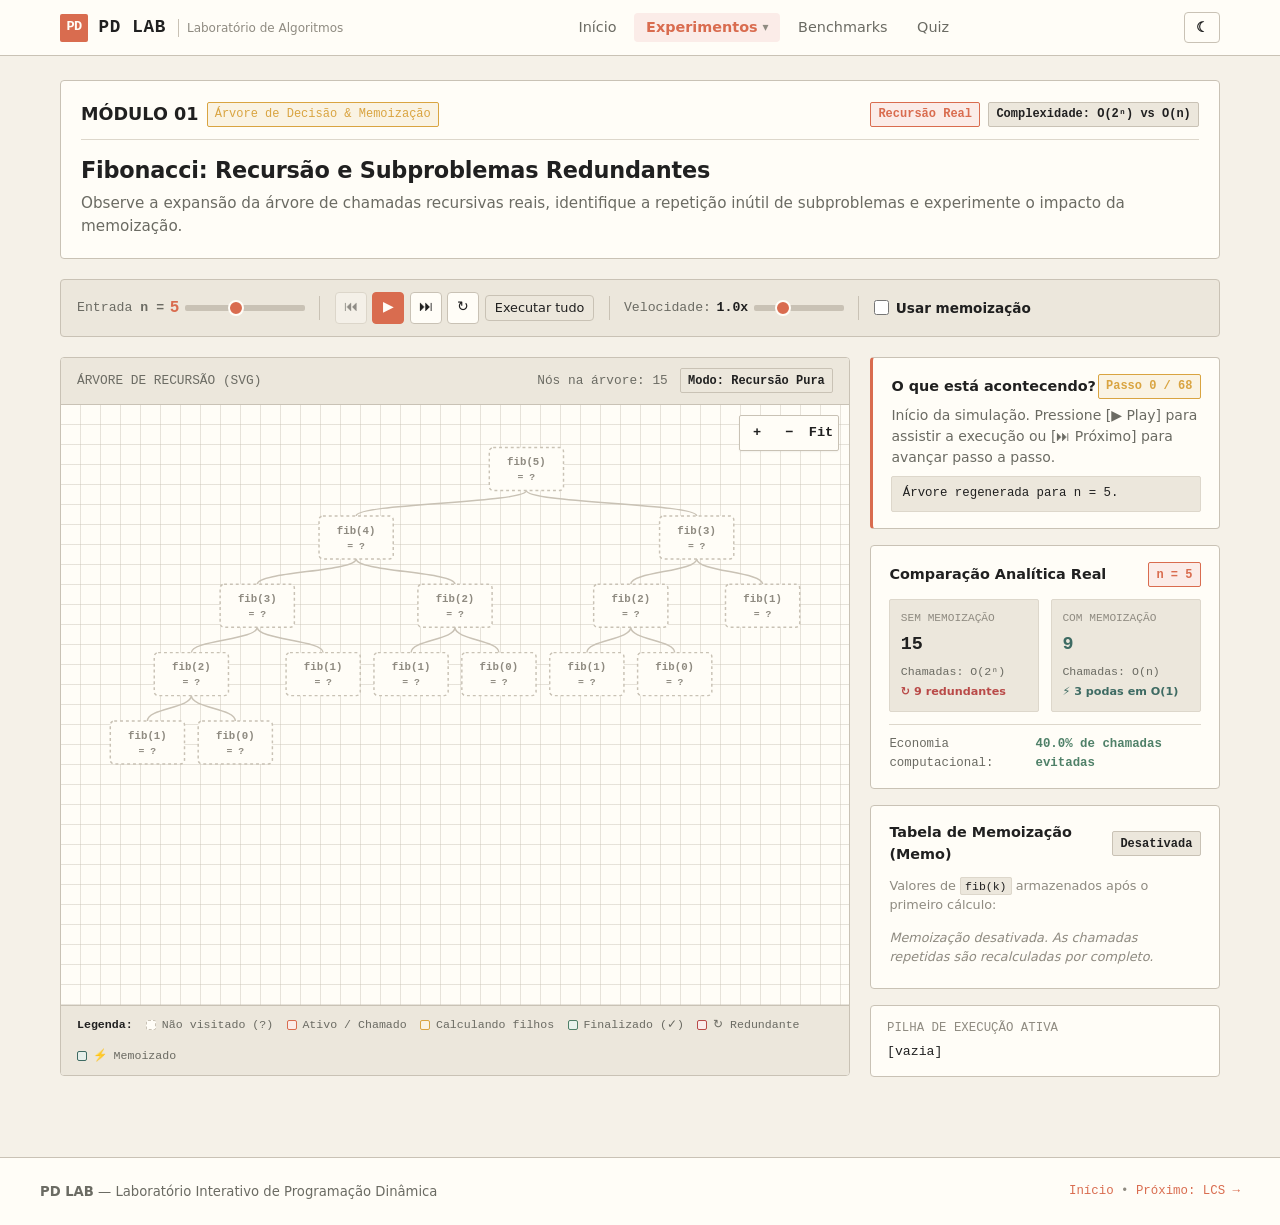
<file: web/fib-tree.html>
<!DOCTYPE html>
<html lang="pt-BR">
<head>
  <meta charset="UTF-8">
  <meta name="viewport" content="width=device-width, initial-scale=1.0">
  <title>01. Fibonacci & Recursão — PD LAB</title>
  <meta name="description" content="Simulador interativo da árvore de recursão de Fibonacci com visualização de chamadas redundantes e comparação com memoização.">
  
  <!-- Prevenção de FOUC de tema: restauração instantânea antes do render -->
  <script>
    (function() {
      try {
        var saved = localStorage.getItem('pdlab_theme');
        if (saved) {
          var theme = JSON.parse(saved);
          if (theme === 'dark' || theme === 'light') {
            document.documentElement.setAttribute('data-theme', theme);
          }
        } else if (window.matchMedia && window.matchMedia('(prefers-color-scheme: dark)').matches) {
          document.documentElement.setAttribute('data-theme', 'dark');
        }
      } catch (e) {}
    })();
  </script>

  <link rel="stylesheet" href="css/style.css">
</head>
<body>

  <!-- CABEÇALHO GLOBAL -->
  <header class="site-header">
    <div class="header-inner">
      <a href="index.html" class="logo-area" aria-label="PD LAB - Início">
        <span class="logo-mark">PD</span>
        <span class="logo-title">PD LAB</span>
        <span class="logo-subtitle">Laboratório de Algoritmos</span>
      </a>

      <!-- Navegação Global -->
      <nav class="site-nav" aria-label="Navegação principal">
        <ul class="nav-list">
          <li>
            <a href="index.html" class="nav-link">Início</a>
          </li>
          
          <!-- Dropdown Experimentos -->
          <li class="nav-dropdown">
            <button type="button" class="nav-link nav-dropdown-toggle active" aria-expanded="false" aria-haspopup="true">
              Experimentos
            </button>
            <ul class="nav-dropdown-menu" role="menu">
              <li class="dropdown-item" role="none">
                <a href="fib-tree.html" class="active" role="menuitem">
                  <span>01. Fibonacci</span>
                  <span class="dropdown-code">Árvore / Memo</span>
                </a>
              </li>
              <li class="dropdown-item" role="none">
                <a href="lcs-table.html" role="menuitem">
                  <span>02. LCS</span>
                  <span class="dropdown-code">Tabela 2D</span>
                </a>
              </li>
              <li class="dropdown-item" role="none">
                <a href="rod-cutting-duel.html" role="menuitem">
                  <span>03. Rod Cutting</span>
                  <span class="dropdown-code">PD vs Guloso</span>
                </a>
              </li>
              <li class="dropdown-item" role="none">
                <a href="matrix-chain.html" role="menuitem">
                  <span>04. Matrix Chain</span>
                  <span class="dropdown-code">Parentização</span>
                </a>
              </li>
            </ul>
          </li>

          <li>
            <a href="benchmarks.html" class="nav-link">Benchmarks</a>
          </li>
          <li>
            <a href="quiz.html" class="nav-link">Quiz</a>
          </li>
        </ul>
      </nav>

      <!-- Ações do Header -->
      <div class="header-actions">
        <button type="button" class="theme-toggle-btn" data-action="toggle-theme" aria-label="Alternar tema claro/escuro" title="Alternar tema">
          ☾
        </button>
        <button type="button" class="mobile-nav-toggle" aria-label="Abrir menu de navegação" aria-expanded="false">
          ☰
        </button>
      </div>
    </div>
  </header>

  <!-- CONTEÚDO PRINCIPAL (SIMULADOR DE FIBONACCI) -->
  <main class="main-container">
    
    <!-- Cabeçalho do Experimento -->
    <div class="lab-card" style="margin-bottom: 1.25rem;">
      <div class="lab-card-header">
        <div class="lab-card-title">
          <span>MÓDULO 01</span>
          <span class="badge badge-accent">Árvore de Decisão & Memoização</span>
        </div>
        <div style="display: flex; gap: 0.5rem; align-items: center;">
          <span class="badge badge-primary">Recursão Real</span>
          <span class="badge">Complexidade: O(2ⁿ) vs O(n)</span>
        </div>
      </div>
      
      <div style="display: flex; flex-wrap: wrap; justify-content: space-between; align-items: baseline; gap: 0.75rem;">
        <div>
          <h2>Fibonacci: Recursão e Subproblemas Redundantes</h2>
          <p style="margin: 0; font-size: 0.95rem;">
            Observe a expansão da árvore de chamadas recursivas reais, identifique a repetição inútil de subproblemas e experimente o impacto da memoização.
          </p>
        </div>
      </div>
    </div>

    <!-- Barra de Parâmetros e Controles de Execução -->
    <div class="sim-controls-bar" style="margin-bottom: 1.25rem;">
      <!-- Parâmetro n (Slider 0 a 12) -->
      <div class="control-group">
        <label class="control-label" for="slider-n">
          <span>Entrada <strong>n =</strong></span>
          <span id="label-n-val" style="color: var(--color-primary); font-size: 1rem; font-weight: 700;">5</span>
        </label>
        <input type="range" id="slider-n" min="0" max="12" step="1" value="5" style="width: 120px;" aria-label="Valor de n para Fibonacci">
      </div>

      <div class="control-separator"></div>

      <!-- Controles de Passo e Playback [⏮] [▶] [⏭] [↻] -->
      <div class="control-group">
        <button type="button" class="btn btn-icon" id="btn-prev" title="Passo anterior (⏮)" aria-label="Passo anterior">⏮</button>
        <button type="button" class="btn btn-primary btn-icon" id="btn-play" title="Executar / Pausar (▶)" aria-label="Executar ou Pausar">▶</button>
        <button type="button" class="btn btn-icon" id="btn-next" title="Próximo passo (⏭)" aria-label="Próximo passo">⏭</button>
        <button type="button" class="btn btn-icon" id="btn-reset" title="Reiniciar (↻)" aria-label="Reiniciar simulação">↻</button>
        <button type="button" class="btn btn-outline btn-sm" id="btn-run-all" title="Executar tudo até o fim">
          Executar tudo
        </button>
      </div>

      <div class="control-separator"></div>

      <!-- Velocidade -->
      <div class="control-group">
        <label class="control-label" for="slider-speed">
          Velocidade:
          <span id="label-speed-val" style="color: var(--text-primary); font-weight: 600;">1.0x</span>
        </label>
        <input type="range" id="slider-speed" min="0.2" max="3.0" step="0.2" value="1.0" style="width: 90px;" aria-label="Velocidade da simulação">
      </div>

      <div class="control-separator"></div>

      <!-- Toggle de Memoização -->
      <div class="control-group">
        <label class="checkbox-label" for="check-memo">
          <input type="checkbox" id="check-memo">
          <span><strong>Usar memoização</strong></span>
        </label>
      </div>
    </div>

    <!-- Layout do Simulador: Árvore à esquerda, Painéis à direita -->
    <div class="sim-layout">
      
      <!-- Coluna da Árvore de Recursão (SVG) -->
      <section class="sim-tree-panel" aria-label="Painel de visualização da árvore de recursão">
        <div class="sim-tree-header">
          <span>ÁRVORE DE RECURSÃO (SVG)</span>
          <div style="display: flex; gap: 0.75rem; align-items: center;">
            <span id="tree-nodes-count">Nós na árvore: 15</span>
            <span class="badge" id="badge-mode-status">Modo: Recursão Pura</span>
          </div>
        </div>

        <div class="sim-tree-viewport" id="tree-viewport">
          <!-- Controles Flutuantes de Zoom e Centralização -->
          <div class="floating-zoom-bar">
            <button type="button" class="floating-zoom-btn" id="btn-zoom-in" title="Aproximar (+)">+</button>
            <button type="button" class="floating-zoom-btn" id="btn-zoom-out" title="Afastar (-)">−</button>
            <button type="button" class="floating-zoom-btn" id="btn-zoom-fit" title="Enquadrar árvore">Fit</button>
          </div>

          <!-- Elemento SVG dinâmico gerado pelo algoritmo -->
          <svg id="tree-svg" aria-label="Grafo da árvore de chamadas do Fibonacci">
            <g id="tree-canvas-group">
              <g id="tree-edges-layer"></g>
              <g id="tree-nodes-layer"></g>
            </g>
          </svg>
        </div>

        <!-- Legenda Técnica dos Estados dos Nós -->
        <div class="sim-tree-legend">
          <span style="font-weight: 700; color: var(--text-primary);">Legenda:</span>
          <div class="legend-item">
            <span class="legend-dot" style="background: var(--bg-surface); border-color: var(--border-color); border-style: dashed;"></span>
            <span>Não visitado (?)</span>
          </div>
          <div class="legend-item">
            <span class="legend-dot" style="background: var(--color-primary-subtle); border-color: var(--color-primary);"></span>
            <span>Ativo / Chamado</span>
          </div>
          <div class="legend-item">
            <span class="legend-dot" style="background: var(--color-accent-subtle); border-color: var(--color-accent);"></span>
            <span>Calculando filhos</span>
          </div>
          <div class="legend-item">
            <span class="legend-dot" style="background: var(--color-success-subtle); border-color: var(--color-success);"></span>
            <span>Finalizado (✓)</span>
          </div>
          <div class="legend-item" id="legend-redundant">
            <span class="legend-dot" style="background: var(--color-error-subtle); border-color: var(--color-error);"></span>
            <span>↻ Redundante</span>
          </div>
          <div class="legend-item" id="legend-memoized">
            <span class="legend-dot" style="background: var(--color-secondary-subtle); border-color: var(--color-secondary);"></span>
            <span>⚡ Memoizado</span>
          </div>
        </div>
      </section>

      <!-- Coluna Lateral: Explicação, Comparação e Tabela de Memo -->
      <aside class="sim-sidebar">
        
        <!-- 1. Painel "O que está acontecendo?" -->
        <div class="explanation-card">
          <div class="explanation-title">
            <span>O que está acontecendo?</span>
            <span class="badge badge-accent" id="step-badge">Passo 0 / 0</span>
          </div>
          <div class="explanation-body" id="explanation-text">
            Selecione uma entrada ou pressione <strong>[▶ Play]</strong> ou <strong>[⏭ Próximo]</strong> para iniciar a execução passo a passo.
          </div>
          <div class="explanation-details" id="explanation-details">
            Status: Pronto para simulação
          </div>
        </div>

        <!-- 2. Comparação Empírica Real (Sem Memo vs Com Memo) -->
        <div class="comparison-card">
          <div class="comparison-header">
            <span>Comparação Analítica Real</span>
            <span class="badge badge-primary" id="compare-n-badge">n = 5</span>
          </div>

          <div class="comparison-grid">
            <!-- Sem Memo -->
            <div class="comparison-col" id="col-no-memo">
              <span class="comparison-col-title">Sem Memoização</span>
              <span class="comparison-col-val" id="stat-calls-no-memo">15</span>
              <span class="comparison-col-meta">Chamadas: O(2ⁿ)</span>
              <span style="font-size: 0.7rem; color: var(--color-error); font-weight: 600;" id="stat-redundant-count">
                ↻ 9 redundantes
              </span>
            </div>

            <!-- Com Memo -->
            <div class="comparison-col" id="col-with-memo">
              <span class="comparison-col-title">Com Memoização</span>
              <span class="comparison-col-val" id="stat-calls-with-memo" style="color: var(--color-secondary);">9</span>
              <span class="comparison-col-meta">Chamadas: O(n)</span>
              <span style="font-size: 0.7rem; color: var(--color-secondary); font-weight: 600;" id="stat-memo-hits">
                ⚡ 2 podas em O(1)
              </span>
            </div>
          </div>

          <div class="comparison-savings">
            <span>Economia computacional:</span>
            <strong id="stat-savings-pct">40.0% de chamadas evitadas</strong>
          </div>
        </div>

        <!-- 3. Tabela de Memoização (Estrutura Real de Memória) -->
        <div class="memo-panel">
          <div class="memo-header">
            <span>Tabela de Memoização (Memo)</span>
            <span class="badge" id="memo-status-badge">Desativada</span>
          </div>
          <p style="font-size: 0.8rem; color: var(--text-muted); margin-bottom: 0.5rem;">
            Valores de <code>fib(k)</code> armazenados após o primeiro cálculo:
          </p>
          <div class="memo-entries-list" id="memo-entries-container">
            <span class="memo-empty-msg">Marque "Usar memoização" para visualizar o preenchimento da tabela.</span>
          </div>
        </div>

        <!-- 4. Chamada e Pilha Atual -->
        <div class="lab-card" style="margin: 0; padding: 0.85rem 1rem;">
          <div style="font-family: var(--font-mono); font-size: 0.775rem; color: var(--text-muted); margin-bottom: 0.25rem;">
            PILHA DE EXECUÇÃO ATIVA
          </div>
          <div id="call-stack-display" style="font-family: var(--font-mono); font-size: 0.825rem; color: var(--text-primary); min-height: 20px;">
            [vazia]
          </div>
        </div>

      </aside>

    </div>

  </main>

  <!-- RODAPÉ GLOBAL -->
  <footer class="site-footer">
    <div class="footer-inner">
      <div>
        <strong>PD LAB</strong> — Laboratório Interativo de Programação Dinâmica
      </div>
      <div class="footer-meta">
        <a href="index.html">Início</a> • <a href="lcs-table.html">Próximo: LCS →</a>
      </div>
    </div>
  </footer>

  <script src="js/shared.js"></script>
  
  <!-- LÓGICA ESPECÍFICA DO SIMULADOR FIBONACCI (FibTreeVisualizer) -->
  <script>
  (function () {
    'use strict';

    // Constantes e dimensões dos nós da árvore SVG
    var NODE_WIDTH = 76;
    var NODE_HEIGHT = 44;
    var LEVEL_HEIGHT = 70;
    var HORIZONTAL_GAP = 14;

    /* -------------------------------------------------------------------------
     * MOTOR DO ALGORITMO: Simulação e gravação real de passos
     * ------------------------------------------------------------------------- */
    var FibEngine = {
      /**
       * Executa fib(n) e gera a árvore completa e a lista cronológica de passos reais.
       */
      generateExecution: function (n, useMemo) {
        var nodes = [];
        var steps = [];
        var memo = {};
        var seenK = new Set();
        var nextId = 0;

        // Pré-cálculo das métricas para comparação analítica real
        var statsNoMemo = FibEngine.calculateMetrics(n, false);
        var statsWithMemo = FibEngine.calculateMetrics(n, true);

        // Função recursiva que constrói a árvore de nós e grava os passos
        function runFib(k, parentId, depth) {
          var id = nextId++;
          var node = {
            id: id,
            k: k,
            parentId: parentId,
            leftChildId: null,
            rightChildId: null,
            depth: depth,
            value: null,
            isMemoHit: false,
            isRedundant: false,
            status: 'unvisited',
            x: 0,
            y: 0
          };
          nodes.push(node);

          if (parentId !== null) {
            var parent = nodes[parentId];
            if (parent.leftChildId === null) {
              parent.leftChildId = id;
            } else {
              parent.rightChildId = id;
            }
          }

          // Grava passo de entrada da chamada
          steps.push({
            type: 'CALL_ENTER',
            nodeId: id,
            k: k,
            action: 'enter',
            explanation: 'Iniciando chamada para fib(' + k + ').',
            details: 'Subproblema fib(' + k + ') colocado na pilha de execução.'
          });

          // Caso 1: Memoização ativada e valor já está na memória
          if (useMemo && memo[k] !== undefined) {
            node.isMemoHit = true;
            node.value = memo[k];
            steps.push({
              type: 'MEMO_HIT',
              nodeId: id,
              k: k,
              value: memo[k],
              action: 'memo_hit',
              explanation: '⚡ fib(' + k + ') já foi resolvido anteriormente! Valor ' + memo[k] + ' recuperado diretamente da memória.',
              details: 'A memoização podou a árvore de recursão em O(1), evitando recalcular todo o subgrafo.'
            });
            steps.push({
              type: 'CALL_RETURN',
              nodeId: id,
              k: k,
              value: memo[k],
              action: 'return',
              explanation: 'fib(' + k + ') retorna valor ' + memo[k] + ' para quem chamou.',
              details: 'Retorno instantâneo via tabela de consulta.'
            });
            return memo[k];
          }

          // Caso 2: Sem memoização, verificar se já vimos esse subproblema antes (redundância)
          if (!useMemo && seenK.has(k)) {
            node.isRedundant = true;
            steps.push({
              type: 'REDUNDANT_NOTICE',
              nodeId: id,
              k: k,
              action: 'redundant',
              explanation: '↻ Atenção: fib(' + k + ') já foi calculado antes em outro ramo!',
              details: 'Sem memoização, o algoritmo é forçado a recalcular todo este trabalho do zero.'
            });
          }

          // Caso 3: Casos-base (k = 0 ou k = 1)
          if (k <= 1) {
            node.value = k;
            seenK.add(k);
            if (useMemo) memo[k] = k;

            steps.push({
              type: 'BASE_CASE',
              nodeId: id,
              k: k,
              value: k,
              action: 'base_case',
              explanation: 'Caso base atingido: fib(' + k + ') = ' + k + '.',
              details: 'Nenhum filho recursivo necessário. Valor retornado imediatamente.'
            });

            steps.push({
              type: 'CALL_RETURN',
              nodeId: id,
              k: k,
              value: k,
              action: 'return',
              explanation: 'fib(' + k + ') retorna ' + k + '.',
              details: useMemo ? 'Gravado em memo[' + k + '] = ' + k : 'Retorno da recursão.'
            });
            return k;
          }

          // Caso 4: Caso recursivo geral: fib(k) = fib(k-1) + fib(k-2)
          steps.push({
            type: 'SPLIT_CHILDREN',
            nodeId: id,
            k: k,
            action: 'split',
            explanation: 'fib(' + k + ') precisa calcular fib(' + (k - 1) + ') e fib(' + (k - 2) + ').',
            details: 'Expandindo primeiro o ramo esquerdo fib(' + (k - 1) + ').'
          });

          // Ramo esquerdo: fib(k - 1)
          var leftVal = runFib(k - 1, id, depth + 1);

          steps.push({
            type: 'LEFT_RETURNED',
            nodeId: id,
            k: k,
            leftVal: leftVal,
            action: 'left_returned',
            explanation: 'fib(' + (k - 1) + ') concluiu com resultado ' + leftVal + '. Agora calculando ramo direito fib(' + (k - 2) + ').',
            details: 'Subproblema esquerdo resolvido. Passando para o segundo subproblema.'
          });

          // Ramo direito: fib(k - 2)
          var rightVal = runFib(k - 2, id, depth + 1);

          var totalVal = leftVal + rightVal;
          node.value = totalVal;
          seenK.add(k);
          if (useMemo) memo[k] = totalVal;

          steps.push({
            type: 'SUM_COMPUTED',
            nodeId: id,
            k: k,
            leftVal: leftVal,
            rightVal: rightVal,
            totalVal: totalVal,
            action: 'sum',
            explanation: 'Calculando soma para fib(' + k + '): ' + leftVal + ' + ' + rightVal + ' = ' + totalVal + '.',
            details: useMemo ? 'Gravado em memo[' + k + '] = ' + totalVal : 'Subproblema finalizado.'
          });

          steps.push({
            type: 'CALL_RETURN',
            nodeId: id,
            k: k,
            value: totalVal,
            action: 'return',
            explanation: 'fib(' + k + ') retorna valor final ' + totalVal + '.',
            details: 'Desempilhando chamada fib(' + k + ').'
          });

          return totalVal;
        }

        // Executa a raiz
        runFib(n, null, 0);

        // Calcula coordenadas (layout da árvore)
        FibEngine.calculateTreeLayout(nodes);

        return {
          n: n,
          useMemo: useMemo,
          nodes: nodes,
          steps: steps,
          statsNoMemo: statsNoMemo,
          statsWithMemo: statsWithMemo
        };
      },

      /**
       * Calcula métricas estritas de chamadas e redundâncias
       */
      calculateMetrics: function (n, withMemo) {
        var calls = 0;
        var redundant = 0;
        var memoHits = 0;
        var memo = {};
        var seen = new Set();

        function f(k) {
          calls++;
          if (withMemo && memo[k] !== undefined) {
            memoHits++;
            return memo[k];
          }
          if (!withMemo && seen.has(k)) {
            redundant++;
          }
          if (k <= 1) {
            seen.add(k);
            if (withMemo) memo[k] = k;
            return k;
          }
          var val = f(k - 1) + f(k - 2);
          seen.add(k);
          if (withMemo) memo[k] = val;
          return val;
        }

        var res = f(n);
        return {
          n: n,
          result: res,
          calls: calls,
          redundant: redundant,
          memoHits: memoHits
        };
      },

      /**
       * Algoritmo de posicionamento simétrico de árvore binária sem sobreposição
       */
      calculateTreeLayout: function (nodes) {
        if (!nodes.length) return;

        var leafCount = 0;

        // Atribui posições x aos nós folha através de travessia in-order
        function assignX(node) {
          if (!node) return;
          var left = node.leftChildId !== null ? nodes[node.leftChildId] : null;
          var right = node.rightChildId !== null ? nodes[node.rightChildId] : null;

          if (!left && !right) {
            node.x = leafCount * (NODE_WIDTH + HORIZONTAL_GAP) + (NODE_WIDTH / 2);
            leafCount++;
          } else {
            if (left) assignX(left);
            if (right) assignX(right);

            if (left && right) {
              node.x = (left.x + right.x) / 2;
            } else if (left) {
              node.x = left.x;
            } else if (right) {
              node.x = right.x;
            }
          }

          node.y = 40 + node.depth * LEVEL_HEIGHT;
        }

        assignX(nodes[0]);
      }
    };

    /* -------------------------------------------------------------------------
     * RENDERIZADOR SVG & CONTROLADOR DE INTERFACE
     * ------------------------------------------------------------------------- */
    var FibVisualizer = {
      data: null,
      currentStepIndex: 0,
      timerId: null,
      isPlaying: false,
      speedMultiplier: 1.0,

      // Estado do Pan & Zoom SVG
      zoom: 1.0,
      panX: 0,
      panY: 0,
      isDragging: false,
      dragStartX: 0,
      dragStartY: 0,

      init: function () {
        this.cacheDOM();
        this.bindEvents();
        this.reloadSimulation();
      },

      cacheDOM: function () {
        this.sliderN = document.getElementById('slider-n');
        this.labelN = document.getElementById('label-n-val');
        this.sliderSpeed = document.getElementById('slider-speed');
        this.labelSpeed = document.getElementById('label-speed-val');
        this.checkMemo = document.getElementById('check-memo');

        this.btnPrev = document.getElementById('btn-prev');
        this.btnPlay = document.getElementById('btn-play');
        this.btnNext = document.getElementById('btn-next');
        this.btnReset = document.getElementById('btn-reset');
        this.btnRunAll = document.getElementById('btn-run-all');

        this.btnZoomIn = document.getElementById('btn-zoom-in');
        this.btnZoomOut = document.getElementById('btn-zoom-out');
        this.btnZoomFit = document.getElementById('btn-zoom-fit');

        this.treeViewport = document.getElementById('tree-viewport');
        this.treeSvg = document.getElementById('tree-svg');
        this.treeCanvasGroup = document.getElementById('tree-canvas-group');
        this.edgesLayer = document.getElementById('tree-edges-layer');
        this.nodesLayer = document.getElementById('tree-nodes-layer');
        this.treeNodesCount = document.getElementById('tree-nodes-count');
        this.badgeModeStatus = document.getElementById('badge-mode-status');

        this.explanationText = document.getElementById('explanation-text');
        this.explanationDetails = document.getElementById('explanation-details');
        this.stepBadge = document.getElementById('step-badge');
        this.callStackDisplay = document.getElementById('call-stack-display');

        this.compareNBadge = document.getElementById('compare-n-badge');
        this.statCallsNoMemo = document.getElementById('stat-calls-no-memo');
        this.statRedundantCount = document.getElementById('stat-redundant-count');
        this.statCallsWithMemo = document.getElementById('stat-calls-with-memo');
        this.statMemoHits = document.getElementById('stat-memo-hits');
        this.statSavingsPct = document.getElementById('stat-savings-pct');

        this.memoStatusBadge = document.getElementById('memo-status-badge');
        this.memoContainer = document.getElementById('memo-entries-container');
      },

      bindEvents: function () {
        var self = this;

        // Slider N
        this.sliderN.addEventListener('input', function () {
          self.labelN.textContent = this.value;
          self.reloadSimulation();
        });

        // Toggle Memoização
        this.checkMemo.addEventListener('change', function () {
          self.reloadSimulation();
        });

        // Slider Velocidade
        this.sliderSpeed.addEventListener('input', function () {
          self.speedMultiplier = parseFloat(this.value);
          self.labelSpeed.textContent = self.speedMultiplier.toFixed(1) + 'x';
        });

        // Controles de Simulação
        this.btnNext.addEventListener('click', function () { self.stepForward(); });
        this.btnPrev.addEventListener('click', function () { self.stepBackward(); });
        this.btnPlay.addEventListener('click', function () { self.togglePlay(); });
        this.btnReset.addEventListener('click', function () { self.reset(); });
        this.btnRunAll.addEventListener('click', function () { self.runAll(); });

        // Zoom & Pan
        this.btnZoomIn.addEventListener('click', function () { self.adjustZoom(1.2); });
        this.btnZoomOut.addEventListener('click', function () { self.adjustZoom(0.8); });
        this.btnZoomFit.addEventListener('click', function () { self.fitTree(); });

        // Mouse Drag Pan no SVG
        this.treeViewport.addEventListener('mousedown', function (e) {
          if (e.target.closest('.floating-zoom-bar')) return;
          self.isDragging = true;
          self.dragStartX = e.clientX - self.panX;
          self.dragStartY = e.clientY - self.panY;
        });

        window.addEventListener('mousemove', function (e) {
          if (!self.isDragging) return;
          self.panX = e.clientX - self.dragStartX;
          self.panY = e.clientY - self.dragStartY;
          self.applyTransform();
        });

        window.addEventListener('mouseup', function () {
          self.isDragging = false;
        });

        // Roda do mouse para zoom suave
        this.treeViewport.addEventListener('wheel', function (e) {
          e.preventDefault();
          var factor = e.deltaY < 0 ? 1.1 : 0.9;
          self.adjustZoom(factor);
        }, { passive: false });

        // Sincronização ao mudar o tema
        window.addEventListener('pdlab:themechange', function () {
          // Re-renderiza sem quebrar o estado
          self.applyTransform();
        });
      },

      /**
       * Regenera toda a simulação ao mudar n ou o modo de memoização
       */
      reloadSimulation: function () {
        this.pause();
        var n = parseInt(this.sliderN.value, 10);
        var useMemo = this.checkMemo.checked;

        // Execução real do algoritmo
        this.data = FibEngine.generateExecution(n, useMemo);
        this.currentStepIndex = 0;

        // Atualiza painéis estáticos
        this.updateStaticMetrics();
        this.renderSVGTree();
        this.fitTree();
        this.updateView();
      },

      updateStaticMetrics: function () {
        var n = this.data.n;
        var sm = this.data.statsNoMemo;
        var wm = this.data.statsWithMemo;

        this.compareNBadge.textContent = 'n = ' + n;
        this.treeNodesCount.textContent = 'Nós na árvore: ' + this.data.nodes.length;
        this.badgeModeStatus.textContent = this.data.useMemo ? 'Modo: Memoização Ativa' : 'Modo: Recursão Pura';

        this.statCallsNoMemo.textContent = sm.calls;
        this.statRedundantCount.textContent = '↻ ' + sm.redundant + ' redundantes';

        this.statCallsWithMemo.textContent = wm.calls;
        this.statMemoHits.textContent = '⚡ ' + wm.memoHits + ' podas em O(1)';

        var savings = sm.calls > 0 ? (((sm.calls - wm.calls) / sm.calls) * 100).toFixed(1) : '0.0';
        this.statSavingsPct.textContent = savings + '% de chamadas evitadas';

        if (this.data.useMemo) {
          this.memoStatusBadge.textContent = 'Ativa (Top-Down)';
          this.memoStatusBadge.className = 'badge badge-secondary';
        } else {
          this.memoStatusBadge.textContent = 'Desativada';
          this.memoStatusBadge.className = 'badge';
        }
      },

      /**
       * Desenha os nós e arestas estáticos no SVG inicial
       */
      renderSVGTree: function () {
        this.edgesLayer.innerHTML = '';
        this.nodesLayer.innerHTML = '';

        var nodes = this.data.nodes;

        // 1. Desenha arestas (ramos)
        for (var i = 0; i < nodes.length; i++) {
          var node = nodes[i];
          if (node.parentId !== null) {
            var parent = nodes[node.parentId];
            var edge = document.createElementNS('http://www.w3.org/2000/svg', 'path');
            var d = 'M ' + parent.x + ' ' + (parent.y + NODE_HEIGHT / 2) +
                    ' C ' + parent.x + ' ' + (parent.y + (node.y - parent.y) / 2) +
                    ', ' + node.x + ' ' + (parent.y + (node.y - parent.y) / 2) +
                    ', ' + node.x + ' ' + (node.y - NODE_HEIGHT / 2);
            edge.setAttribute('d', d);
            edge.setAttribute('class', 'tree-edge');
            edge.setAttribute('id', 'edge-' + parent.id + '-' + node.id);
            this.edgesLayer.appendChild(edge);
          }
        }

        // 2. Desenha nós
        for (var j = 0; j < nodes.length; j++) {
          var nObj = nodes[j];
          var g = document.createElementNS('http://www.w3.org/2000/svg', 'g');
          g.setAttribute('class', 'tree-node status-unvisited');
          g.setAttribute('id', 'node-g-' + nObj.id);
          g.setAttribute('transform', 'translate(' + (nObj.x - NODE_WIDTH / 2) + ',' + (nObj.y - NODE_HEIGHT / 2) + ')');

          // Caixa de fundo
          var rect = document.createElementNS('http://www.w3.org/2000/svg', 'rect');
          rect.setAttribute('class', 'tree-node-bg');
          rect.setAttribute('width', NODE_WIDTH);
          rect.setAttribute('height', NODE_HEIGHT);
          rect.setAttribute('rx', '4');
          rect.setAttribute('ry', '4');

          // Rótulo principal fib(k)
          var textTitle = document.createElementNS('http://www.w3.org/2000/svg', 'text');
          textTitle.setAttribute('class', 'tree-node-text-title');
          textTitle.setAttribute('x', NODE_WIDTH / 2);
          textTitle.setAttribute('y', 15);
          textTitle.textContent = 'fib(' + nObj.k + ')';

          // Rótulo de valor = ?
          var textVal = document.createElementNS('http://www.w3.org/2000/svg', 'text');
          textVal.setAttribute('class', 'tree-node-text-val');
          textVal.setAttribute('id', 'node-val-' + nObj.id);
          textVal.setAttribute('x', NODE_WIDTH / 2);
          textVal.setAttribute('y', 31);
          textVal.textContent = '= ?';

          g.appendChild(rect);
          g.appendChild(textTitle);
          g.appendChild(textVal);

          this.nodesLayer.appendChild(g);
        }
      },

      /**
       * Calcula os estados dos nós e da memoização no passo atual
       */
      updateView: function () {
        var steps = this.data.steps;
        var totalSteps = steps.length;
        var curIdx = this.currentStepIndex;

        // Atualiza badge de passos
        this.stepBadge.textContent = 'Passo ' + curIdx + ' / ' + totalSteps;
        this.btnPrev.disabled = curIdx === 0;
        this.btnNext.disabled = curIdx >= totalSteps;

        // Recria o estado dinâmico a partir dos passos até curIdx
        var nodeStates = {};
        var nodeValues = {};
        var memoState = {};
        var callStack = [];
        var activeNodeId = null;

        for (var i = 0; i < this.data.nodes.length; i++) {
          nodeStates[i] = 'unvisited';
          nodeValues[i] = '?';
        }

        for (var s = 0; s < curIdx; s++) {
          var step = steps[s];
          var nid = step.nodeId;

          if (step.type === 'CALL_ENTER') {
            nodeStates[nid] = 'active';
            callStack.push(step.k);
            activeNodeId = nid;
          } else if (step.type === 'MEMO_HIT') {
            nodeStates[nid] = 'memoized';
            nodeValues[nid] = step.value;
            activeNodeId = nid;
          } else if (step.type === 'REDUNDANT_NOTICE') {
            nodeStates[nid] = 'redundant';
            activeNodeId = nid;
          } else if (step.type === 'BASE_CASE') {
            nodeStates[nid] = 'done';
            nodeValues[nid] = step.value;
            if (this.data.useMemo) memoState[step.k] = step.value;
            activeNodeId = nid;
          } else if (step.type === 'SPLIT_CHILDREN') {
            nodeStates[nid] = 'calculating';
            activeNodeId = nid;
          } else if (step.type === 'LEFT_RETURNED') {
            nodeStates[nid] = 'calculating';
            activeNodeId = nid;
          } else if (step.type === 'SUM_COMPUTED') {
            nodeStates[nid] = 'done';
            nodeValues[nid] = step.totalVal;
            if (this.data.useMemo) memoState[step.k] = step.totalVal;
            activeNodeId = nid;
          } else if (step.type === 'CALL_RETURN') {
            // Se o nó já estiver marcado como memoized, preserva a classe
            if (nodeStates[nid] !== 'memoized') {
              nodeStates[nid] = 'done';
            }
            nodeValues[nid] = step.value;
            callStack.pop();
          }
        }

        // Aplica classes visuais aos nós SVG
        for (var id = 0; id < this.data.nodes.length; id++) {
          var g = document.getElementById('node-g-' + id);
          var vEl = document.getElementById('node-val-' + id);
          if (g && vEl) {
            var st = nodeStates[id];
            g.setAttribute('class', 'tree-node status-' + st);
            
            var valSymbol = nodeValues[id];
            if (st === 'memoized') {
              vEl.textContent = '= ' + valSymbol + ' ⚡';
            } else if (st === 'redundant' && valSymbol !== '?') {
              vEl.textContent = '= ' + valSymbol + ' ↻';
            } else if (st === 'done') {
              vEl.textContent = '= ' + valSymbol + ' ✓';
            } else if (st === 'active' || st === 'calculating') {
              vEl.textContent = 'calculando...';
            } else {
              vEl.textContent = '= ?';
            }
          }
        }

        // Atualiza arestas ativas
        var edges = this.edgesLayer.querySelectorAll('.tree-edge');
        edges.forEach(function (edge) {
          var parts = edge.id.split('-');
          var pId = parseInt(parts[1], 10);
          var cId = parseInt(parts[2], 10);

          if (nodeStates[cId] === 'done' || nodeStates[cId] === 'memoized') {
            edge.setAttribute('class', 'tree-edge edge-done');
          } else if (nodeStates[cId] === 'active' || nodeStates[cId] === 'calculating' || nodeStates[cId] === 'redundant') {
            edge.setAttribute('class', 'tree-edge edge-active');
          } else {
            edge.setAttribute('class', 'tree-edge');
          }
        });

        // Atualiza textos do painel de explicação
        if (curIdx === 0) {
          this.explanationText.textContent = 'Início da simulação. Pressione [▶ Play] para assistir a execução ou [⏭ Próximo] para avançar passo a passo.';
          this.explanationDetails.textContent = 'Árvore regenerada para n = ' + this.data.n + '.';
        } else {
          var lastStep = steps[curIdx - 1];
          this.explanationText.textContent = lastStep.explanation;
          this.explanationDetails.textContent = lastStep.details;
        }

        // Atualiza Pilha de Execução
        if (callStack.length === 0) {
          this.callStackDisplay.textContent = curIdx >= totalSteps ? '[concluída - pilha vazia]' : '[vazia]';
        } else {
          this.callStackDisplay.textContent = callStack.map(function(k) { return 'fib(' + k + ')'; }).join(' → ');
        }

        // Atualiza Painel de Memoização
        this.renderMemoTable(memoState);

        // Se a execução acabou, pausa o timer
        if (curIdx >= totalSteps) {
          this.pause();
        }
      },

      renderMemoTable: function (memoMap) {
        if (!this.data.useMemo) {
          this.memoContainer.innerHTML = '<span class="memo-empty-msg">Memoização desativada. As chamadas repetidas são recalculadas por completo.</span>';
          return;
        }

        var keys = Object.keys(memoMap).sort(function (a, b) { return Number(a) - Number(b); });
        if (keys.length === 0) {
          this.memoContainer.innerHTML = '<span class="memo-empty-msg">Aguardando a resolução do primeiro subproblema...</span>';
          return;
        }

        this.memoContainer.innerHTML = '';
        for (var i = 0; i < keys.length; i++) {
          var k = keys[i];
          var val = memoMap[k];
          var chip = document.createElement('span');
          chip.className = 'memo-entry-chip';
          chip.innerHTML = '<span>fib(' + k + ')</span> <span style="color: var(--text-muted);">→</span> <strong>' + val + '</strong>';
          this.memoContainer.appendChild(chip);
        }
      },

      stepForward: function () {
        if (!this.data) return;
        if (this.currentStepIndex < this.data.steps.length) {
          this.currentStepIndex++;
          this.updateView();
        }
      },

      stepBackward: function () {
        if (!this.data) return;
        if (this.currentStepIndex > 0) {
          this.currentStepIndex--;
          this.updateView();
        }
      },

      runAll: function () {
        if (!this.data) return;
        this.pause();
        this.currentStepIndex = this.data.steps.length;
        this.updateView();
      },

      reset: function () {
        this.pause();
        this.currentStepIndex = 0;
        this.updateView();
      },

      togglePlay: function () {
        if (this.isPlaying) {
          this.pause();
        } else {
          this.play();
        }
      },

      play: function () {
        var self = this;
        if (!this.data) return;
        if (this.currentStepIndex >= this.data.steps.length) {
          this.currentStepIndex = 0;
        }

        this.isPlaying = true;
        this.btnPlay.textContent = '⏸';
        this.btnPlay.setAttribute('title', 'Pausar (⏸)');

        function tick() {
          if (!self.isPlaying) return;
          if (self.currentStepIndex < self.data.steps.length) {
            self.stepForward();
            var delay = Math.max(40, Math.round(500 / self.speedMultiplier));
            self.timerId = setTimeout(tick, delay);
          } else {
            self.pause();
          }
        }

        var initialDelay = Math.max(40, Math.round(500 / this.speedMultiplier));
        this.timerId = setTimeout(tick, initialDelay);
      },

      pause: function () {
        this.isPlaying = false;
        if (this.timerId !== null) {
          clearTimeout(this.timerId);
          this.timerId = null;
        }
        if (this.btnPlay) {
          this.btnPlay.textContent = '▶';
          this.btnPlay.setAttribute('title', 'Executar (▶)');
        }
      },

      /* Controle de Pan e Zoom SVG */
      adjustZoom: function (factor) {
        this.zoom = Math.max(0.2, Math.min(3.0, this.zoom * factor));
        this.applyTransform();
      },

      fitTree: function () {
        if (!this.data || !this.data.nodes.length) return;
        var nodes = this.data.nodes;

        var minX = Infinity, maxX = -Infinity, maxY = 0;
        for (var i = 0; i < nodes.length; i++) {
          if (nodes[i].x < minX) minX = nodes[i].x;
          if (nodes[i].x > maxX) maxX = nodes[i].x;
          if (nodes[i].y > maxY) maxY = nodes[i].y;
        }

        var treeWidth = (maxX - minX) + NODE_WIDTH + 60;
        var treeHeight = maxY + NODE_HEIGHT + 60;

        var vpWidth = this.treeViewport.clientWidth || 700;
        var vpHeight = this.treeViewport.clientHeight || 560;

        var scaleX = (vpWidth - 40) / treeWidth;
        var scaleY = (vpHeight - 40) / treeHeight;
        this.zoom = Math.max(0.25, Math.min(1.1, Math.min(scaleX, scaleY)));

        // Centraliza
        var centerX = (minX + maxX) / 2;
        this.panX = (vpWidth / 2) - (centerX * this.zoom);
        this.panY = 25;

        this.applyTransform();
      },

      applyTransform: function () {
        if (this.treeCanvasGroup) {
          this.treeCanvasGroup.setAttribute('transform', 'translate(' + this.panX + ',' + this.panY + ') scale(' + this.zoom + ')');
        }
      }
    };

    // Inicialização ao carregar a página
    document.addEventListener('DOMContentLoaded', function () {
      FibVisualizer.init();
    });

  })();
  </script>
</body>
</html>
</file>
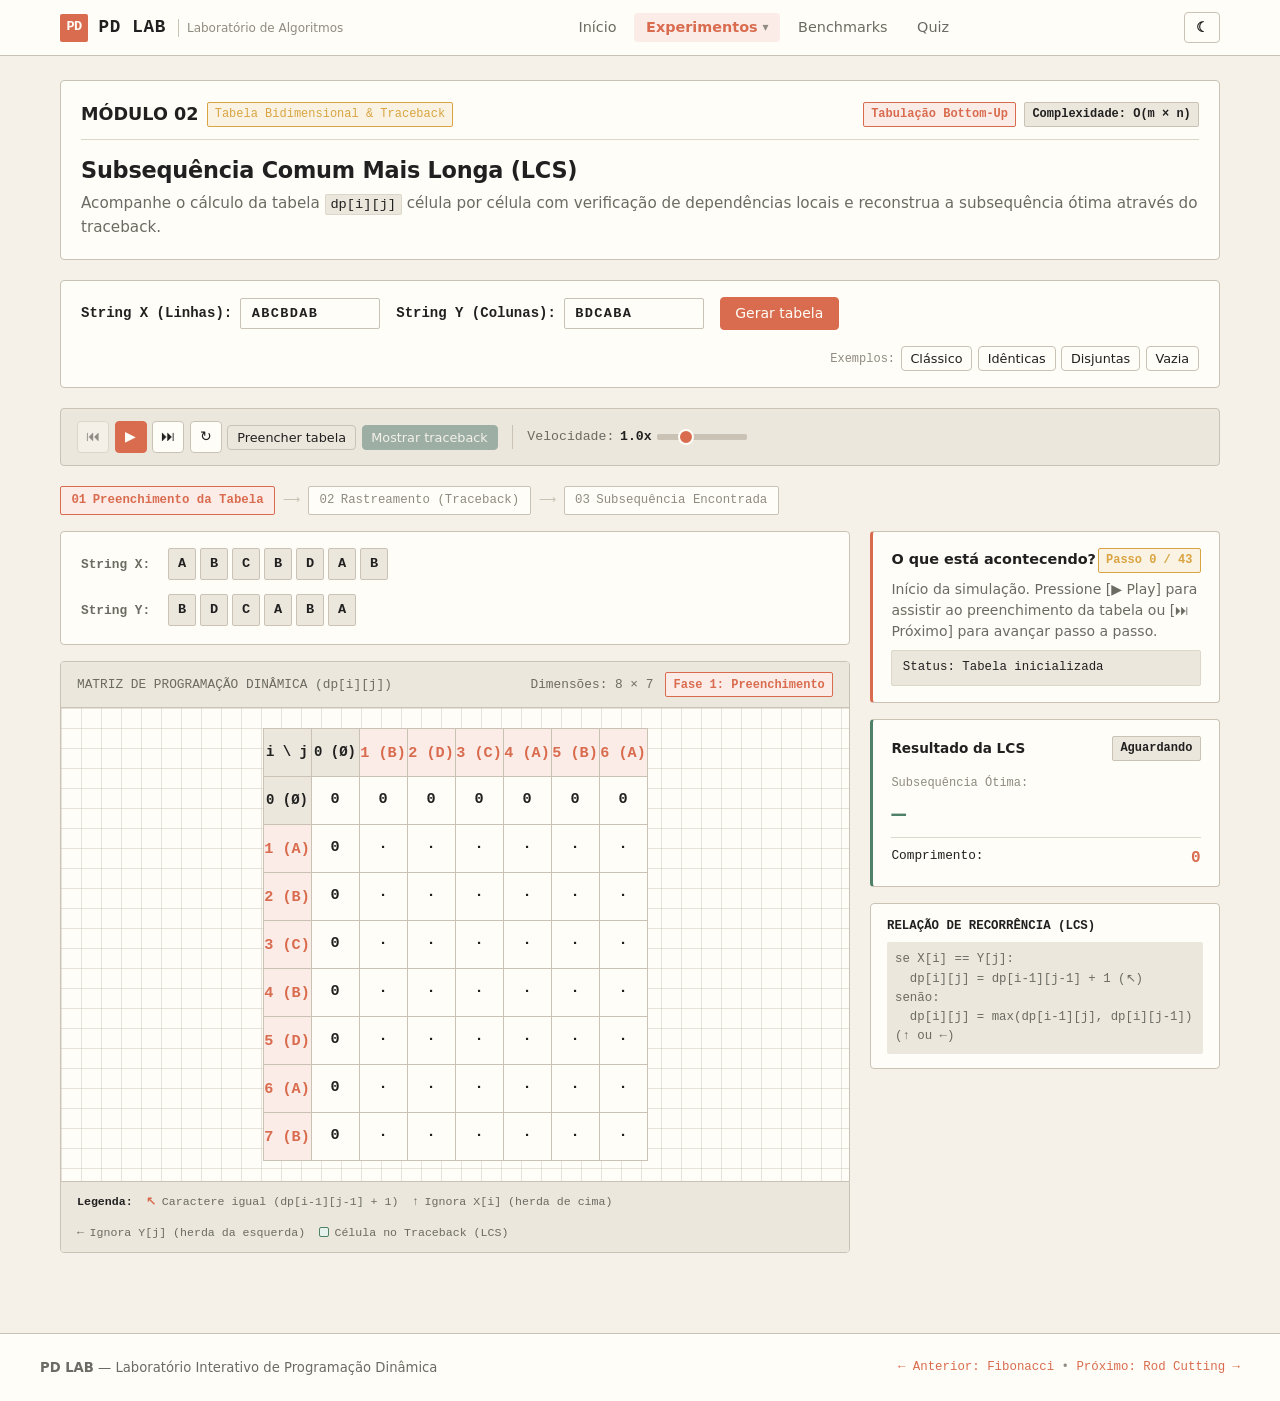
<file: web/lcs-table.html>
<!DOCTYPE html>
<html lang="pt-BR">
<head>
  <meta charset="UTF-8">
  <meta name="viewport" content="width=device-width, initial-scale=1.0">
  <title>02. LCS — Subsequência Comum Mais Longa — PD LAB</title>
  <meta name="description" content="Simulador interativo de LCS com preenchimento animado da tabela de programação dinâmica e reconstrução ótima via traceback.">
  
  <!-- Prevenção de FOUC de tema: restauração instantânea antes do render -->
  <script>
    (function() {
      try {
        var saved = localStorage.getItem('pdlab_theme');
        if (saved) {
          var theme = JSON.parse(saved);
          if (theme === 'dark' || theme === 'light') {
            document.documentElement.setAttribute('data-theme', theme);
          }
        } else if (window.matchMedia && window.matchMedia('(prefers-color-scheme: dark)').matches) {
          document.documentElement.setAttribute('data-theme', 'dark');
        }
      } catch (e) {}
    })();
  </script>

  <link rel="stylesheet" href="css/style.css">
</head>
<body>

  <!-- CABEÇALHO GLOBAL -->
  <header class="site-header">
    <div class="header-inner">
      <a href="index.html" class="logo-area" aria-label="PD LAB - Início">
        <span class="logo-mark">PD</span>
        <span class="logo-title">PD LAB</span>
        <span class="logo-subtitle">Laboratório de Algoritmos</span>
      </a>

      <!-- Navegação Global -->
      <nav class="site-nav" aria-label="Navegação principal">
        <ul class="nav-list">
          <li>
            <a href="index.html" class="nav-link">Início</a>
          </li>
          
          <!-- Dropdown Experimentos -->
          <li class="nav-dropdown">
            <button type="button" class="nav-link nav-dropdown-toggle active" aria-expanded="false" aria-haspopup="true">
              Experimentos
            </button>
            <ul class="nav-dropdown-menu" role="menu">
              <li class="dropdown-item" role="none">
                <a href="fib-tree.html" role="menuitem">
                  <span>01. Fibonacci</span>
                  <span class="dropdown-code">Árvore / Memo</span>
                </a>
              </li>
              <li class="dropdown-item" role="none">
                <a href="lcs-table.html" class="active" role="menuitem">
                  <span>02. LCS</span>
                  <span class="dropdown-code">Tabela 2D</span>
                </a>
              </li>
              <li class="dropdown-item" role="none">
                <a href="rod-cutting-duel.html" role="menuitem">
                  <span>03. Rod Cutting</span>
                  <span class="dropdown-code">PD vs Guloso</span>
                </a>
              </li>
              <li class="dropdown-item" role="none">
                <a href="matrix-chain.html" role="menuitem">
                  <span>04. Matrix Chain</span>
                  <span class="dropdown-code">Parentização</span>
                </a>
              </li>
            </ul>
          </li>

          <li>
            <a href="benchmarks.html" class="nav-link">Benchmarks</a>
          </li>
          <li>
            <a href="quiz.html" class="nav-link">Quiz</a>
          </li>
        </ul>
      </nav>

      <!-- Ações do Header -->
      <div class="header-actions">
        <button type="button" class="theme-toggle-btn" data-action="toggle-theme" aria-label="Alternar tema claro/escuro" title="Alternar tema">
          ☾
        </button>
        <button type="button" class="mobile-nav-toggle" aria-label="Abrir menu de navegação" aria-expanded="false">
          ☰
        </button>
      </div>
    </div>
  </header>

  <!-- CONTEÚDO PRINCIPAL (SIMULADOR DE LCS) -->
  <main class="main-container">
    
    <!-- Cabeçalho do Experimento -->
    <div class="lab-card" style="margin-bottom: 1.25rem;">
      <div class="lab-card-header">
        <div class="lab-card-title">
          <span>MÓDULO 02</span>
          <span class="badge badge-accent">Tabela Bidimensional & Traceback</span>
        </div>
        <div style="display: flex; gap: 0.5rem; align-items: center;">
          <span class="badge badge-primary">Tabulação Bottom-Up</span>
          <span class="badge">Complexidade: O(m × n)</span>
        </div>
      </div>
      
      <div style="display: flex; flex-wrap: wrap; justify-content: space-between; align-items: baseline; gap: 0.75rem;">
        <div>
          <h2>Subsequência Comum Mais Longa (LCS)</h2>
          <p style="margin: 0; font-size: 0.95rem;">
            Acompanhe o cálculo da tabela <code>dp[i][j]</code> célula por célula com verificação de dependências locais e reconstrua a subsequência ótima através do traceback.
          </p>
        </div>
      </div>
    </div>

    <!-- Barra de Entradas de Strings -->
    <div class="lcs-inputs-bar">
      <div class="lcs-input-group">
        <label for="input-x">String X (Linhas):</label>
        <input type="text" id="input-x" value="ABCBDAB" maxlength="14" spellcheck="false" autocomplete="off" aria-label="String X">
      </div>

      <div class="lcs-input-group">
        <label for="input-y">String Y (Colunas):</label>
        <input type="text" id="input-y" value="BDCABA" maxlength="14" spellcheck="false" autocomplete="off" aria-label="String Y">
      </div>

      <button type="button" class="btn btn-primary" id="btn-generate-table">
        Gerar tabela
      </button>

      <!-- Atalhos de Casos de Teste -->
      <div style="display: flex; align-items: center; gap: 0.35rem; margin-left: auto; flex-wrap: wrap;">
        <span style="font-size: 0.75rem; font-family: var(--font-mono); color: var(--text-muted);">Exemplos:</span>
        <button type="button" class="btn btn-outline btn-sm btn-sample" data-x="ABCBDAB" data-y="BDCABA">Clássico</button>
        <button type="button" class="btn btn-outline btn-sm btn-sample" data-x="ABC" data-y="ABC">Idênticas</button>
        <button type="button" class="btn btn-outline btn-sm btn-sample" data-x="ABC" data-y="DEF">Disjuntas</button>
        <button type="button" class="btn btn-outline btn-sm btn-sample" data-x="" data-y="ABC">Vazia</button>
      </div>
    </div>

    <!-- Barra de Controles de Execução e Velocidade -->
    <div class="sim-controls-bar" style="margin-bottom: 1.25rem;">
      <div class="control-group">
        <button type="button" class="btn btn-icon" id="btn-prev" title="Passo anterior (⏮)" aria-label="Passo anterior">⏮</button>
        <button type="button" class="btn btn-primary btn-icon" id="btn-play" title="Executar / Pausar (▶)" aria-label="Executar ou Pausar">▶</button>
        <button type="button" class="btn btn-icon" id="btn-next" title="Próximo passo (⏭)" aria-label="Próximo passo">⏭</button>
        <button type="button" class="btn btn-icon" id="btn-reset" title="Reiniciar (↻)" aria-label="Reiniciar simulação">↻</button>
        <button type="button" class="btn btn-outline btn-sm" id="btn-fill-all" title="Completar preenchimento da tabela">
          Preencher tabela
        </button>
        <button type="button" class="btn btn-secondary btn-sm" id="btn-traceback" title="Iniciar traceback da solução" disabled>
          Mostrar traceback
        </button>
      </div>

      <div class="control-separator"></div>

      <div class="control-group">
        <label class="control-label" for="slider-speed">
          Velocidade:
          <span id="label-speed-val" style="color: var(--text-primary); font-weight: 600;">1.0x</span>
        </label>
        <input type="range" id="slider-speed" min="0.2" max="3.0" step="0.2" value="1.0" style="width: 90px;" aria-label="Velocidade da animação">
      </div>
    </div>

    <!-- Indicador de Fases do Algoritmo -->
    <div class="phase-stepper">
      <span class="phase-step is-current" id="step-phase-1">
        <span>01</span> Preenchimento da Tabela
      </span>
      <span class="phase-arrow">⟶</span>
      <span class="phase-step" id="step-phase-2">
        <span>02</span> Rastreamento (Traceback)
      </span>
      <span class="phase-arrow">⟶</span>
      <span class="phase-step" id="step-phase-3">
        <span>03</span> Subsequência Encontrada
      </span>
    </div>

    <!-- Layout do Simulador: Tabela à esquerda, Diagnóstico à direita -->
    <div class="sim-layout">
      
      <!-- Coluna Principal (Tabela 2D e Fitas de Letras) -->
      <section style="display: flex; flex-direction: column; gap: 1rem;">
        
        <!-- Fita de Correspondência de Caracteres -->
        <div class="lcs-strings-view">
          <div class="string-row">
            <span class="string-label">String X:</span>
            <div class="string-letters-tape" id="tape-x"></div>
          </div>
          <div class="string-row">
            <span class="string-label">String Y:</span>
            <div class="string-letters-tape" id="tape-y"></div>
          </div>
        </div>

        <!-- Tabela Bidimensional DP -->
        <div class="lcs-table-wrapper">
          <div class="lcs-table-header">
            <span>MATRIZ DE PROGRAMAÇÃO DINÂMICA (dp[i][j])</span>
            <div style="display: flex; gap: 0.75rem; align-items: center;">
              <span id="matrix-dim-text">Dimensões: 0 × 0</span>
              <span class="badge" id="matrix-status-badge">Preenchendo</span>
            </div>
          </div>

          <div class="lcs-scroll-viewport" id="lcs-viewport">
            <table class="lcs-matrix" id="lcs-table" aria-label="Tabela de programação dinâmica para LCS">
              <!-- Renderizado dinamicamente pelo algoritmo -->
            </table>
          </div>

          <!-- Legenda das Setas e Estados da Tabela -->
          <div class="sim-tree-legend">
            <span style="font-weight: 700; color: var(--text-primary);">Legenda:</span>
            <div class="legend-item">
              <span style="font-weight: 700; color: var(--color-primary);">↖</span>
              <span>Caractere igual (dp[i-1][j-1] + 1)</span>
            </div>
            <div class="legend-item">
              <span style="font-weight: 700; color: var(--text-secondary);">↑</span>
              <span>Ignora X[i] (herda de cima)</span>
            </div>
            <div class="legend-item">
              <span style="font-weight: 700; color: var(--text-secondary);">←</span>
              <span>Ignora Y[j] (herda da esquerda)</span>
            </div>
            <div class="legend-item">
              <span class="legend-dot" style="background: var(--color-success-subtle); border-color: var(--color-success);"></span>
              <span>Célula no Traceback (LCS)</span>
            </div>
          </div>
        </div>
      </section>

      <!-- Coluna Lateral (Explicação, Regra, Traceback e Resultado) -->
      <aside class="sim-sidebar">
        
        <!-- 1. Painel "O que está acontecendo?" -->
        <div class="explanation-card">
          <div class="explanation-title">
            <span>O que está acontecendo?</span>
            <span class="badge badge-accent" id="step-badge">Passo 0 / 0</span>
          </div>
          <div class="explanation-body" id="explanation-text">
            Pressione <strong>[▶ Play]</strong> ou <strong>[⏭ Próximo]</strong> para iniciar o preenchimento da tabela.
          </div>
          <div class="explanation-details" id="explanation-formula">
            Fórmula: dp[i][j] = ?
          </div>
        </div>

        <!-- 2. Painel de Resultado do Traceback -->
        <div class="lcs-result-card" id="lcs-result-box">
          <div style="display: flex; align-items: center; justify-content: space-between;">
            <span style="font-size: 0.85rem; font-weight: 700; color: var(--text-primary);">Resultado da LCS</span>
            <span class="badge badge-success" id="result-status-badge">Pendente</span>
          </div>
          <div style="margin-top: 0.5rem;">
            <span style="font-size: 0.75rem; color: var(--text-muted); font-family: var(--font-mono);">Subsequência Ótima:</span>
            <div class="lcs-result-val" id="result-lcs-string">—</div>
          </div>
          <div style="display: flex; justify-content: space-between; border-top: 1px solid var(--border-subtle); padding-top: 0.5rem; font-family: var(--font-mono); font-size: 0.8rem;">
            <span>Comprimento:</span>
            <strong id="result-lcs-length" style="color: var(--color-primary); font-size: 1rem;">0</strong>
          </div>
        </div>

        <!-- 3. Relação de Recorrência Formal -->
        <div class="lab-card" style="margin: 0; padding: 0.85rem 1rem;">
          <div style="font-family: var(--font-mono); font-size: 0.775rem; font-weight: 700; color: var(--text-primary); margin-bottom: 0.4rem;">
            RELAÇÃO DE RECORRÊNCIA (LCS)
          </div>
          <div style="font-family: var(--font-mono); font-size: 0.775rem; color: var(--text-secondary); line-height: 1.55; background: var(--bg-surface-alt); padding: 0.5rem; border-radius: var(--radius-xs);">
            se X[i] == Y[j]:<br>
            &nbsp;&nbsp;dp[i][j] = dp[i-1][j-1] + 1 (↖)<br>
            senão:<br>
            &nbsp;&nbsp;dp[i][j] = max(dp[i-1][j], dp[i][j-1]) (↑ ou ←)
          </div>
        </div>

      </aside>

    </div>

  </main>

  <!-- RODAPÉ GLOBAL -->
  <footer class="site-footer">
    <div class="footer-inner">
      <div>
        <strong>PD LAB</strong> — Laboratório Interativo de Programação Dinâmica
      </div>
      <div class="footer-meta">
        <a href="fib-tree.html">← Anterior: Fibonacci</a> • <a href="rod-cutting-duel.html">Próximo: Rod Cutting →</a>
      </div>
    </div>
  </footer>

  <script src="js/shared.js"></script>

  <!-- LÓGICA ESPECÍFICA DO SIMULADOR LCS (LCSVisualizer) -->
  <script>
  (function () {
    'use strict';

    /* -------------------------------------------------------------------------
     * MOTOR DO ALGORITMO LCS: Cálculo estrito e gravação de passos
     * ------------------------------------------------------------------------- */
    var LCSEngine = {
      compute: function (X, Y) {
        var m = X.length;
        var n = Y.length;

        // Cria matriz dp (m+1) x (n+1) e matriz de setas
        var dp = [];
        var arrows = [];
        for (var i = 0; i <= m; i++) {
          dp[i] = new Array(n + 1).fill(0);
          arrows[i] = new Array(n + 1).fill('');
        }

        var fillSteps = [];

        // Passo 0: Inicialização dos casos base
        fillSteps.push({
          type: 'INIT_BASE',
          i: 0,
          j: 0,
          explanation: 'Inicialização dos casos-base: a linha 0 e a coluna 0 representam a string vazia ("") e são preenchidas com 0.',
          formula: 'dp[0][j] = 0 e dp[i][0] = 0 para todo i, j'
        });

        // Preenchimento iterativo da tabela
        for (var r = 1; r <= m; r++) {
          for (var c = 1; c <= n; c++) {
            var charX = X[r - 1];
            var charY = Y[c - 1];

            if (charX === charY) {
              var val = dp[r - 1][c - 1] + 1;
              dp[r][c] = val;
              arrows[r][c] = 'diag'; // ↖

              fillSteps.push({
                type: 'FILL_CELL',
                i: r,
                j: c,
                charX: charX,
                charY: charY,
                isMatch: true,
                value: val,
                arrow: '↖',
                arrowType: 'diag',
                depDiag: { r: r - 1, c: c - 1, val: dp[r - 1][c - 1] },
                explanation: 'Estamos calculando dp[' + r + '][' + c + ']. X[' + r + '] = "' + charX + '" e Y[' + c + '] = "' + charY + '" são IGUAIS.',
                formula: 'dp[' + r + '][' + c + '] = dp[' + (r - 1) + '][' + (c - 1) + '] + 1 = ' + dp[r - 1][c - 1] + ' + 1 = ' + val + ' (↖)'
              });
            } else {
              var fromUp = dp[r - 1][c];
              var fromLeft = dp[r][c - 1];

              if (fromUp >= fromLeft) {
                dp[r][c] = fromUp;
                arrows[r][c] = 'up'; // ↑
                fillSteps.push({
                  type: 'FILL_CELL',
                  i: r,
                  j: c,
                  charX: charX,
                  charY: charY,
                  isMatch: false,
                  value: fromUp,
                  arrow: '↑',
                  arrowType: 'up',
                  depUp: { r: r - 1, c: c, val: fromUp },
                  depLeft: { r: r, c: c - 1, val: fromLeft },
                  explanation: 'Estamos calculando dp[' + r + '][' + c + ']. X[' + r + '] = "' + charX + '" e Y[' + c + '] = "' + charY + '" são DIFERENTES.',
                  formula: 'dp[' + r + '][' + c + '] = max(dp[' + (r - 1) + '][' + c + '], dp[' + r + '][' + (c - 1) + ']) = max(' + fromUp + ', ' + fromLeft + ') = ' + fromUp + ' (↑ ignora X[' + r + '])'
                });
              } else {
                dp[r][c] = fromLeft;
                arrows[r][c] = 'left'; // ←
                fillSteps.push({
                  type: 'FILL_CELL',
                  i: r,
                  j: c,
                  charX: charX,
                  charY: charY,
                  isMatch: false,
                  value: fromLeft,
                  arrow: '←',
                  arrowType: 'left',
                  depUp: { r: r - 1, c: c, val: fromUp },
                  depLeft: { r: r, c: c - 1, val: fromLeft },
                  explanation: 'Estamos calculando dp[' + r + '][' + c + ']. X[' + r + '] = "' + charX + '" e Y[' + c + '] = "' + charY + '" são DIFERENTES.',
                  formula: 'dp[' + r + '][' + c + '] = max(dp[' + (r - 1) + '][' + c + '], dp[' + r + '][' + (c - 1) + ']) = max(' + fromUp + ', ' + fromLeft + ') = ' + fromLeft + ' (← ignora Y[' + c + '])'
                });
              }
            }
          }
        }

        // Traceback real a partir de dp[m][n]
        var tracebackSteps = [];
        var currI = m;
        var currJ = n;
        var lcsCharsReversed = [];
        var matchedIndicesX = [];
        var matchedIndicesY = [];

        tracebackSteps.push({
          type: 'TRACE_START',
          i: currI,
          j: currJ,
          explanation: 'Iniciando traceback ótimo a partir da célula final dp[' + currI + '][' + currJ + '] = ' + dp[currI][currJ] + '.',
          formula: 'Seguindo as setas para reconstruir a subsequência ótima'
        });

        while (currI > 0 && currJ > 0) {
          var stepArrow = arrows[currI][currJ];
          if (stepArrow === 'diag') {
            var matchedChar = X[currI - 1];
            lcsCharsReversed.push(matchedChar);
            matchedIndicesX.push(currI - 1);
            matchedIndicesY.push(currJ - 1);

            tracebackSteps.push({
              type: 'TRACE_MATCH',
              i: currI,
              j: currJ,
              nextI: currI - 1,
              nextJ: currJ - 1,
              char: matchedChar,
              charIndexX: currI - 1,
              charIndexY: currJ - 1,
              explanation: '↖ Seta diagonal em dp[' + currI + '][' + currJ + ']: caractere "' + matchedChar + '" pertence à LCS! Movendo para dp[' + (currI - 1) + '][' + (currJ - 1) + '].',
              formula: 'Caractere "' + matchedChar + '" adicionado à solução ótima'
            });

            currI--;
            currJ--;
          } else if (stepArrow === 'up') {
            tracebackSteps.push({
              type: 'TRACE_SKIP_UP',
              i: currI,
              j: currJ,
              nextI: currI - 1,
              nextJ: currJ,
              explanation: '↑ Seta para cima em dp[' + currI + '][' + currJ + ']: herança de X[' + currI + ']. Movendo para dp[' + (currI - 1) + '][' + currJ + '].',
              formula: 'Ignorando caractere de X[' + currI + ']'
            });
            currI--;
          } else if (stepArrow === 'left') {
            tracebackSteps.push({
              type: 'TRACE_SKIP_LEFT',
              i: currI,
              j: currJ,
              nextI: currI,
              nextJ: currJ - 1,
              explanation: '← Seta para a esquerda em dp[' + currI + '][' + currJ + ']: herança de Y[' + currJ + ']. Movendo para dp[' + currI + '][' + (currJ - 1) + '].',
              formula: 'Ignorando caractere de Y[' + currJ + ']'
            });
            currJ--;
          } else {
            break;
          }
        }

        var lcsResult = lcsCharsReversed.reverse().join('');

        tracebackSteps.push({
          type: 'TRACE_END',
          lcs: lcsResult,
          length: lcsResult.length,
          explanation: 'Traceback concluído com sucesso! Chegamos à base da tabela.',
          formula: 'LCS encontrada: "' + lcsResult + '" com comprimento ' + lcsResult.length
        });

        return {
          X: X,
          Y: Y,
          m: m,
          n: n,
          dp: dp,
          arrows: arrows,
          fillSteps: fillSteps,
          tracebackSteps: tracebackSteps,
          lcs: lcsResult,
          length: lcsResult.length,
          matchedIndicesX: matchedIndicesX,
          matchedIndicesY: matchedIndicesY
        };
      }
    };

    /* -------------------------------------------------------------------------
     * CONTROLADOR DE INTERFACE & ANIMAÇÃO
     * ------------------------------------------------------------------------- */
    var LCSVisualizer = {
      data: null,
      phase: 1, // 1: Preenchimento, 2: Traceback, 3: Completo
      fillStepIdx: 0,
      traceStepIdx: 0,
      isPlaying: false,
      timerId: null,
      speedMultiplier: 1.0,

      init: function () {
        this.cacheDOM();
        this.bindEvents();
        this.generateSimulation();
      },

      cacheDOM: function () {
        this.inputX = document.getElementById('input-x');
        this.inputY = document.getElementById('input-y');
        this.btnGenerate = document.getElementById('btn-generate-table');

        this.btnPrev = document.getElementById('btn-prev');
        this.btnPlay = document.getElementById('btn-play');
        this.btnNext = document.getElementById('btn-next');
        this.btnReset = document.getElementById('btn-reset');
        this.btnFillAll = document.getElementById('btn-fill-all');
        this.btnTraceback = document.getElementById('btn-traceback');

        this.sliderSpeed = document.getElementById('slider-speed');
        this.labelSpeed = document.getElementById('label-speed-val');

        this.stepPhase1 = document.getElementById('step-phase-1');
        this.stepPhase2 = document.getElementById('step-phase-2');
        this.stepPhase3 = document.getElementById('step-phase-3');

        this.tapeX = document.getElementById('tape-x');
        this.tapeY = document.getElementById('tape-y');

        this.tableEl = document.getElementById('lcs-table');
        this.matrixDimText = document.getElementById('matrix-dim-text');
        this.matrixStatusBadge = document.getElementById('matrix-status-badge');

        this.explanationText = document.getElementById('explanation-text');
        this.explanationFormula = document.getElementById('explanation-formula');
        this.stepBadge = document.getElementById('step-badge');

        this.resultStatusBadge = document.getElementById('result-status-badge');
        this.resultLcsString = document.getElementById('result-lcs-string');
        this.resultLcsLength = document.getElementById('result-lcs-length');
      },

      bindEvents: function () {
        var self = this;

        // Gerar nova tabela ao clicar no botão ou pressionar Enter
        this.btnGenerate.addEventListener('click', function () {
          self.generateSimulation();
        });

        this.inputX.addEventListener('keydown', function (e) {
          if (e.key === 'Enter') self.generateSimulation();
        });

        this.inputY.addEventListener('keydown', function (e) {
          if (e.key === 'Enter') self.generateSimulation();
        });

        // Botões de amostra
        document.querySelectorAll('.btn-sample').forEach(function (btn) {
          btn.addEventListener('click', function () {
            self.inputX.value = this.dataset.x;
            self.inputY.value = this.dataset.y;
            self.generateSimulation();
          });
        });

        // Slider de velocidade
        this.sliderSpeed.addEventListener('input', function () {
          self.speedMultiplier = parseFloat(this.value);
          self.labelSpeed.textContent = self.speedMultiplier.toFixed(1) + 'x';
        });

        // Controles de Simulação
        this.btnNext.addEventListener('click', function () { self.stepForward(); });
        this.btnPrev.addEventListener('click', function () { self.stepBackward(); });
        this.btnPlay.addEventListener('click', function () { self.togglePlay(); });
        this.btnReset.addEventListener('click', function () { self.reset(); });
        this.btnFillAll.addEventListener('click', function () { self.fillAllTable(); });
        this.btnTraceback.addEventListener('click', function () { self.startTraceback(); });
      },

      generateSimulation: function () {
        this.pause();

        var X = (this.inputX.value || '').trim().toUpperCase();
        var Y = (this.inputY.value || '').trim().toUpperCase();

        this.inputX.value = X;
        this.inputY.value = Y;

        // Execução real do algoritmo
        this.data = LCSEngine.compute(X, Y);

        this.phase = 1;
        this.fillStepIdx = 0;
        this.traceStepIdx = 0;

        this.matrixDimText.textContent = 'Dimensões: ' + (this.data.m + 1) + ' × ' + (this.data.n + 1);
        this.matrixStatusBadge.textContent = 'Fase 1: Preenchimento';
        this.matrixStatusBadge.className = 'badge badge-primary';

        this.resultStatusBadge.textContent = 'Aguardando';
        this.resultStatusBadge.className = 'badge';
        this.resultLcsString.textContent = '—';
        this.resultLcsLength.textContent = '0';

        this.btnTraceback.disabled = true;

        this.renderInitialDOM();
        this.updateView();
      },

      renderInitialDOM: function () {
        var m = this.data.m;
        var n = this.data.n;
        var X = this.data.X;
        var Y = this.data.Y;

        // 1. Renderiza Fitas de Caracteres
        this.tapeX.innerHTML = '';
        for (var ix = 0; ix < m; ix++) {
          var bx = document.createElement('div');
          bx.className = 'letter-box';
          bx.id = 'tape-char-x-' + ix;
          bx.textContent = X[ix];
          this.tapeX.appendChild(bx);
        }
        if (m === 0) {
          this.tapeX.innerHTML = '<span style="font-size: 0.8rem; color: var(--text-muted); font-style: italic;">[string vazia]</span>';
        }

        this.tapeY.innerHTML = '';
        for (var iy = 0; iy < n; iy++) {
          var by = document.createElement('div');
          by.className = 'letter-box';
          by.id = 'tape-char-y-' + iy;
          by.textContent = Y[iy];
          this.tapeY.appendChild(by);
        }
        if (n === 0) {
          this.tapeY.innerHTML = '<span style="font-size: 0.8rem; color: var(--text-muted); font-style: italic;">[string vazia]</span>';
        }

        // 2. Renderiza Matriz HTML
        var html = '';

        // Linha 0 de Cabeçalho: letras de Y
        html += '<thead><tr>';
        html += '<th scope="col" style="background-color: var(--bg-surface-alt);">i \\ j</th>';
        html += '<th scope="col">0 (Ø)</th>';
        for (var col = 1; col <= n; col++) {
          html += '<th scope="col" class="th-char" id="th-col-' + col + '">' + col + ' (' + Y[col - 1] + ')</th>';
        }
        html += '</tr></thead>';

        // Linhas de Dados
        html += '<tbody>';
        for (var row = 0; row <= m; row++) {
          html += '<tr>';
          if (row === 0) {
            html += '<th scope="row">0 (Ø)</th>';
          } else {
            html += '<th scope="row" class="th-char" id="th-row-' + row + '">' + row + ' (' + X[row - 1] + ')</th>';
          }

          for (var c = 0; c <= n; c++) {
            html += '<td id="cell-' + row + '-' + c + '">';
            html += '<div class="lcs-cell-content">';
            html += '<span class="lcs-cell-val" id="val-' + row + '-' + c + '">·</span>';
            html += '<span class="lcs-cell-arrow" id="arrow-' + row + '-' + c + '"></span>';
            html += '</div>';
            html += '</td>';
          }
          html += '</tr>';
        }
        html += '</tbody>';

        this.tableEl.innerHTML = html;
      },

      updateView: function () {
        var m = this.data.m;
        var n = this.data.n;

        // Limpa destaques temporários em todas as células
        for (var r = 0; r <= m; r++) {
          for (var c = 0; c <= n; c++) {
            var cell = document.getElementById('cell-' + r + '-' + c);
            var valEl = document.getElementById('val-' + r + '-' + c);
            var arrowEl = document.getElementById('arrow-' + r + '-' + c);
            if (cell) {
              cell.className = '';
              valEl.textContent = '·';
              arrowEl.textContent = '';
            }
          }
        }

        // Limpa destaques nas fitas de caracteres
        document.querySelectorAll('.letter-box').forEach(function (box) {
          box.className = 'letter-box';
        });

        // Limpa destaques dos th
        document.querySelectorAll('.th-char').forEach(function (th) {
          th.classList.remove('th-highlight');
        });

        // Atualiza Stepper de Fases
        this.stepPhase1.className = 'phase-step' + (this.phase === 1 ? ' is-current' : ' is-done');
        this.stepPhase2.className = 'phase-step' + (this.phase === 2 ? ' is-current' : (this.phase === 3 ? ' is-done' : ''));
        this.stepPhase3.className = 'phase-step' + (this.phase === 3 ? ' is-done is-current' : '');

        /* ======================== FASE 1: PREENCHIMENTO ======================== */
        if (this.phase === 1) {
          var totalFillSteps = this.data.fillSteps.length;
          this.stepBadge.textContent = 'Passo ' + this.fillStepIdx + ' / ' + totalFillSteps;

          this.btnPrev.disabled = this.fillStepIdx === 0;
          this.btnNext.disabled = this.fillStepIdx >= totalFillSteps;
          this.btnTraceback.disabled = this.fillStepIdx < totalFillSteps;

          // Preenche os casos-base (linha 0 e coluna 0)
          for (var c0 = 0; c0 <= n; c0++) {
            var v0 = document.getElementById('val-0-' + c0);
            if (v0) v0.textContent = '0';
          }
          for (var r0 = 0; r0 <= m; r0++) {
            var vr = document.getElementById('val-' + r0 + '-0');
            if (vr) vr.textContent = '0';
          }

          // Preenche células calculadas até fillStepIdx
          for (var s = 1; s < this.fillStepIdx; s++) {
            var st = this.data.fillSteps[s];
            if (st.type === 'FILL_CELL') {
              var fVal = document.getElementById('val-' + st.i + '-' + st.j);
              var fArr = document.getElementById('arrow-' + st.i + '-' + st.j);
              var fCell = document.getElementById('cell-' + st.i + '-' + st.j);
              if (fVal) fVal.textContent = st.value;
              if (fArr) fArr.textContent = st.arrow;
              if (fCell) fCell.className = 'cell-computed';
            }
          }

          // Destaca a célula ativa atual e suas dependências
          if (this.fillStepIdx === 0) {
            this.explanationText.textContent = 'Início da simulação. Pressione [▶ Play] para assistir ao preenchimento da tabela ou [⏭ Próximo] para avançar passo a passo.';
            this.explanationFormula.textContent = 'Status: Tabela inicializada';
          } else {
            var curStep = this.data.fillSteps[this.fillStepIdx - 1];
            this.explanationText.textContent = curStep.explanation;
            this.explanationFormula.textContent = curStep.formula;

            if (curStep.type === 'FILL_CELL') {
              var activeCell = document.getElementById('cell-' + curStep.i + '-' + curStep.j);
              var activeVal = document.getElementById('val-' + curStep.i + '-' + curStep.j);
              var activeArr = document.getElementById('arrow-' + curStep.i + '-' + curStep.j);

              if (activeCell) activeCell.className = 'cell-active';
              if (activeVal) activeVal.textContent = curStep.value;
              if (activeArr) activeArr.textContent = curStep.arrow;

              // Destaca dependências
              if (curStep.isMatch && curStep.depDiag) {
                var diagCell = document.getElementById('cell-' + curStep.depDiag.r + '-' + curStep.depDiag.c);
                if (diagCell) diagCell.className = 'cell-dep-diag';
              } else {
                if (curStep.depUp) {
                  var upCell = document.getElementById('cell-' + curStep.depUp.r + '-' + curStep.depUp.c);
                  if (upCell) upCell.className = 'cell-dep-max';
                }
                if (curStep.depLeft) {
                  var leftCell = document.getElementById('cell-' + curStep.depLeft.r + '-' + curStep.depLeft.c);
                  if (leftCell) leftCell.className = 'cell-dep-max';
                }
              }

              // Destaca caracteres correspondentes nas fitas
              var thRow = document.getElementById('th-row-' + curStep.i);
              var thCol = document.getElementById('th-col-' + curStep.j);
              if (thRow) thRow.classList.add('th-highlight');
              if (thCol) thCol.classList.add('th-highlight');

              var charBoxX = document.getElementById('tape-char-x-' + (curStep.i - 1));
              var charBoxY = document.getElementById('tape-char-y-' + (curStep.j - 1));
              if (charBoxX) charBoxX.classList.add('letter-active');
              if (charBoxY) charBoxY.classList.add('letter-active');
            }
          }

          if (this.fillStepIdx >= totalFillSteps) {
            this.pause();
            this.matrixStatusBadge.textContent = 'Tabela Completa';
            this.matrixStatusBadge.className = 'badge badge-success';
            this.btnTraceback.disabled = false;
          }
        }

        /* ======================== FASE 2 & 3: TRACEBACK ======================== */
        else if (this.phase === 2 || this.phase === 3) {
          // Preenche TODAS as células da tabela com valores e setas
          for (var rA = 0; rA <= m; rA++) {
            for (var cA = 0; cA <= n; cA++) {
              var vA = document.getElementById('val-' + rA + '-' + cA);
              var aA = document.getElementById('arrow-' + rA + '-' + cA);
              if (vA) vA.textContent = this.data.dp[rA][cA];
              if (aA) aA.textContent = this.data.arrows[rA][cA] === 'diag' ? '↖' :
                                       (this.data.arrows[rA][cA] === 'up' ? '↑' :
                                       (this.data.arrows[rA][cA] === 'left' ? '←' : ''));
            }
          }

          var totalTraceSteps = this.data.tracebackSteps.length;
          this.stepBadge.textContent = 'Traceback ' + this.traceStepIdx + ' / ' + totalTraceSteps;

          this.btnPrev.disabled = this.traceStepIdx === 0;
          this.btnNext.disabled = this.traceStepIdx >= totalTraceSteps;

          // Aplica destaques do traceback até traceStepIdx
          var collectedLCS = [];
          for (var t = 0; t < this.traceStepIdx; t++) {
            var trStep = this.data.tracebackSteps[t];
            var trCell = document.getElementById('cell-' + trStep.i + '-' + trStep.j);

            if (trStep.type === 'TRACE_MATCH') {
              if (trCell) trCell.className = 'cell-trace-match';
              collectedLCS.push(trStep.char);

              var bxM = document.getElementById('tape-char-x-' + trStep.charIndexX);
              var byM = document.getElementById('tape-char-y-' + trStep.charIndexY);
              if (bxM) bxM.className = 'letter-box letter-matched';
              if (byM) byM.className = 'letter-box letter-matched';
            } else if (trStep.type === 'TRACE_SKIP_UP' || trStep.type === 'TRACE_SKIP_LEFT' || trStep.type === 'TRACE_START') {
              if (trCell) trCell.className = 'cell-trace-skip';
            }
          }

          // Atualiza explicação do passo de traceback
          if (this.traceStepIdx > 0) {
            var lastTrStep = this.data.tracebackSteps[this.traceStepIdx - 1];
            this.explanationText.textContent = lastTrStep.explanation;
            this.explanationFormula.textContent = lastTrStep.formula;
          }

          // Atualiza painel de resultado
          var currentLcsStr = collectedLCS.slice().reverse().join('');
          this.resultLcsString.textContent = currentLcsStr || '—';
          this.resultLcsLength.textContent = currentLcsStr.length;

          if (this.traceStepIdx >= totalTraceSteps) {
            this.pause();
            this.phase = 3;
            this.stepPhase3.className = 'phase-step is-done is-current';
            this.resultStatusBadge.textContent = 'Concluído';
            this.resultStatusBadge.className = 'badge badge-success';
            this.resultLcsString.textContent = this.data.lcs || '(nenhuma subsequência comum)';
            this.resultLcsLength.textContent = this.data.length;
          }
        }
      },

      stepForward: function () {
        if (!this.data) return;

        if (this.phase === 1) {
          if (this.fillStepIdx < this.data.fillSteps.length) {
            this.fillStepIdx++;
            this.updateView();
          } else {
            this.startTraceback();
          }
        } else if (this.phase === 2) {
          if (this.traceStepIdx < this.data.tracebackSteps.length) {
            this.traceStepIdx++;
            this.updateView();
          }
        }
      },

      stepBackward: function () {
        if (!this.data) return;

        if (this.phase === 2 || this.phase === 3) {
          if (this.traceStepIdx > 0) {
            this.traceStepIdx--;
            this.phase = 2;
            this.updateView();
          } else {
            this.phase = 1;
            this.fillStepIdx = this.data.fillSteps.length;
            this.updateView();
          }
        } else if (this.phase === 1) {
          if (this.fillStepIdx > 0) {
            this.fillStepIdx--;
            this.updateView();
          }
        }
      },

      fillAllTable: function () {
        if (!this.data) return;
        this.pause();
        this.phase = 1;
        this.fillStepIdx = this.data.fillSteps.length;
        this.updateView();
      },

      startTraceback: function () {
        if (!this.data) return;
        this.pause();
        this.phase = 2;
        this.traceStepIdx = 1; // Inicia na primeira célula de traceback
        this.updateView();
      },

      reset: function () {
        this.pause();
        this.phase = 1;
        this.fillStepIdx = 0;
        this.traceStepIdx = 0;
        this.updateView();
      },

      togglePlay: function () {
        if (this.isPlaying) this.pause();
        else this.play();
      },

      play: function () {
        var self = this;
        if (!this.data) return;

        // Se estiver no final de tudo, reinicia
        if (this.phase === 3 || (this.phase === 2 && this.traceStepIdx >= this.data.tracebackSteps.length)) {
          this.reset();
        }

        this.isPlaying = true;
        this.btnPlay.textContent = '⏸';
        this.btnPlay.setAttribute('title', 'Pausar (⏸)');

        function tick() {
          if (!self.isPlaying) return;

          if (self.phase === 1) {
            if (self.fillStepIdx < self.data.fillSteps.length) {
              self.stepForward();
              var delay = Math.max(30, Math.round(350 / self.speedMultiplier));
              self.timerId = setTimeout(tick, delay);
            } else {
              // Concluiu preenchimento: pausa breve e inicia traceback automaticamente
              self.timerId = setTimeout(function () {
                if (self.isPlaying) {
                  self.startTraceback();
                  self.timerId = setTimeout(tick, Math.max(40, Math.round(450 / self.speedMultiplier)));
                }
              }, 400);
            }
          } else if (self.phase === 2) {
            if (self.traceStepIdx < self.data.tracebackSteps.length) {
              self.stepForward();
              var delayTr = Math.max(40, Math.round(450 / self.speedMultiplier));
              self.timerId = setTimeout(tick, delayTr);
            } else {
              self.pause();
            }
          }
        }

        var initDelay = Math.max(30, Math.round(350 / this.speedMultiplier));
        this.timerId = setTimeout(tick, initDelay);
      },

      pause: function () {
        this.isPlaying = false;
        if (this.timerId !== null) {
          clearTimeout(this.timerId);
          this.timerId = null;
        }
        if (this.btnPlay) {
          this.btnPlay.textContent = '▶';
          this.btnPlay.setAttribute('title', 'Executar (▶)');
        }
      }
    };

    // Inicialização ao carregar a página
    document.addEventListener('DOMContentLoaded', function () {
      LCSVisualizer.init();
    });

  })();
  </script>
</body>
</html>
</file>
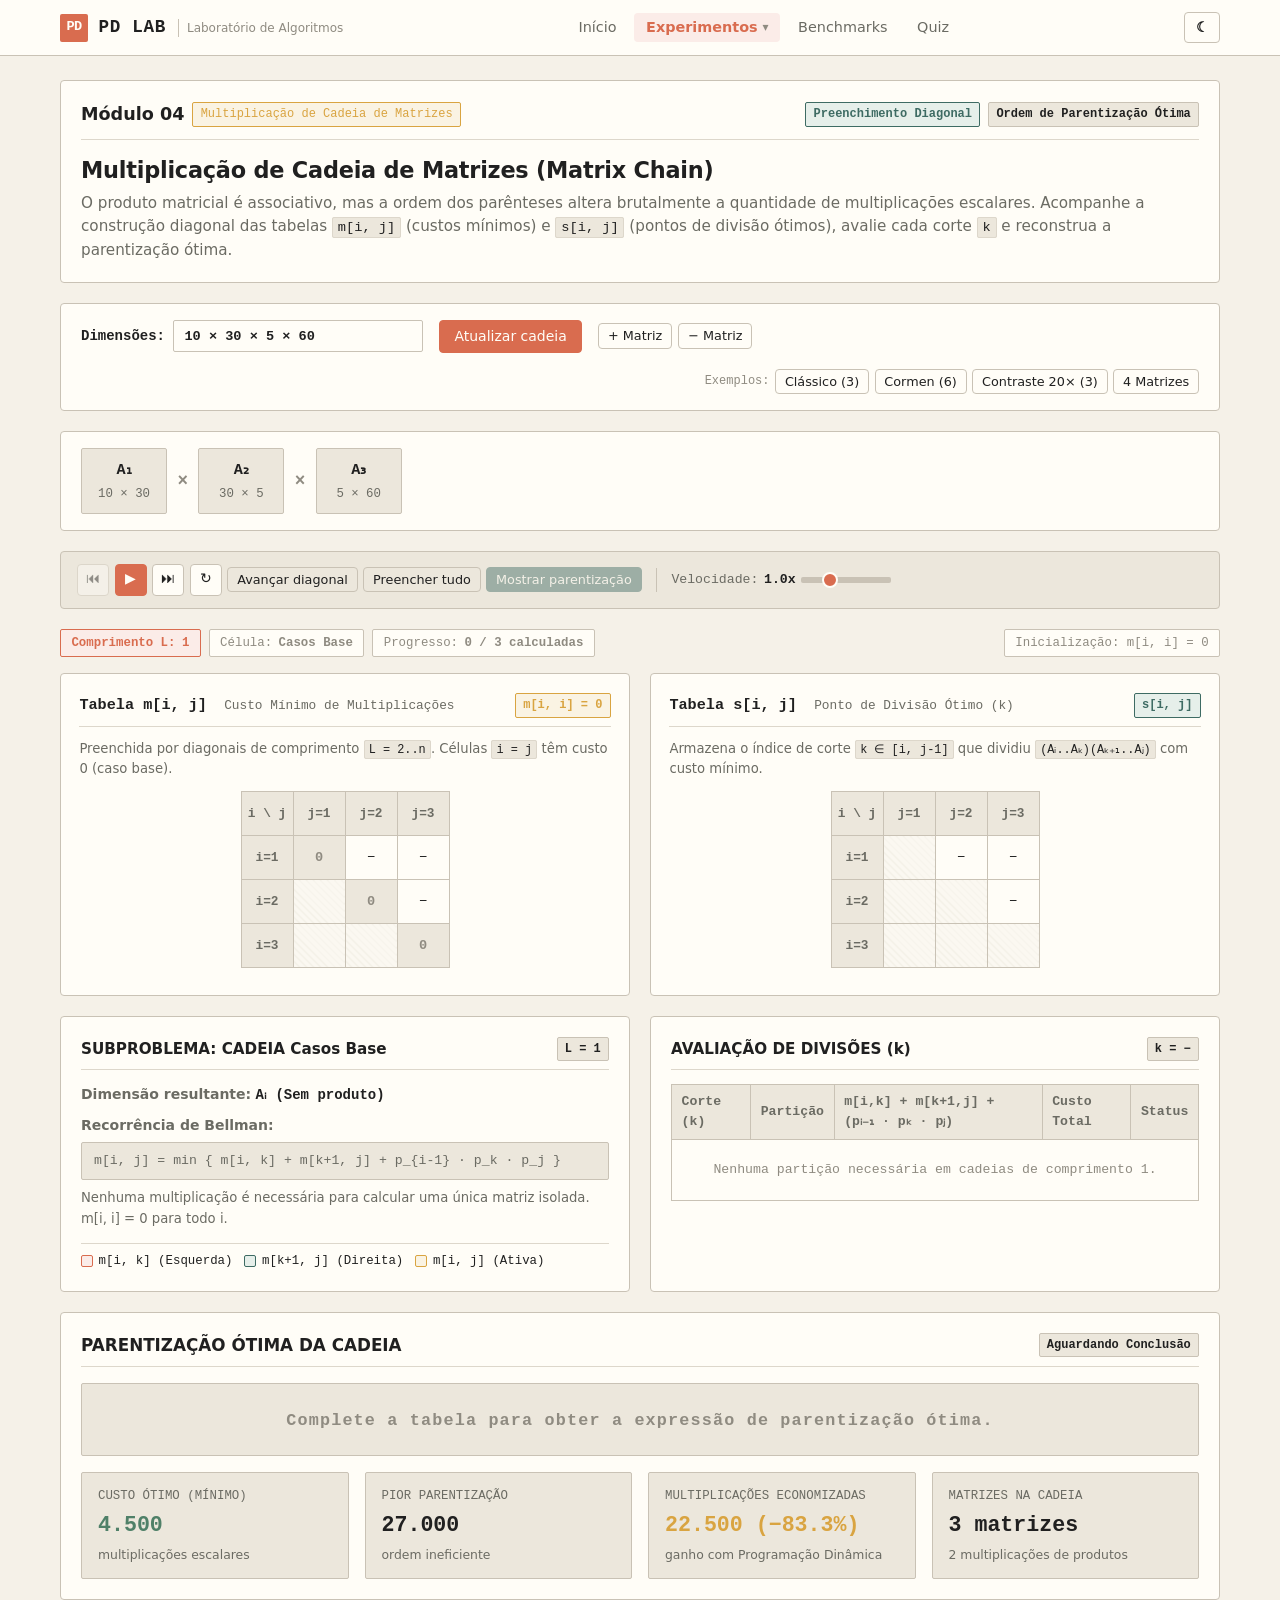
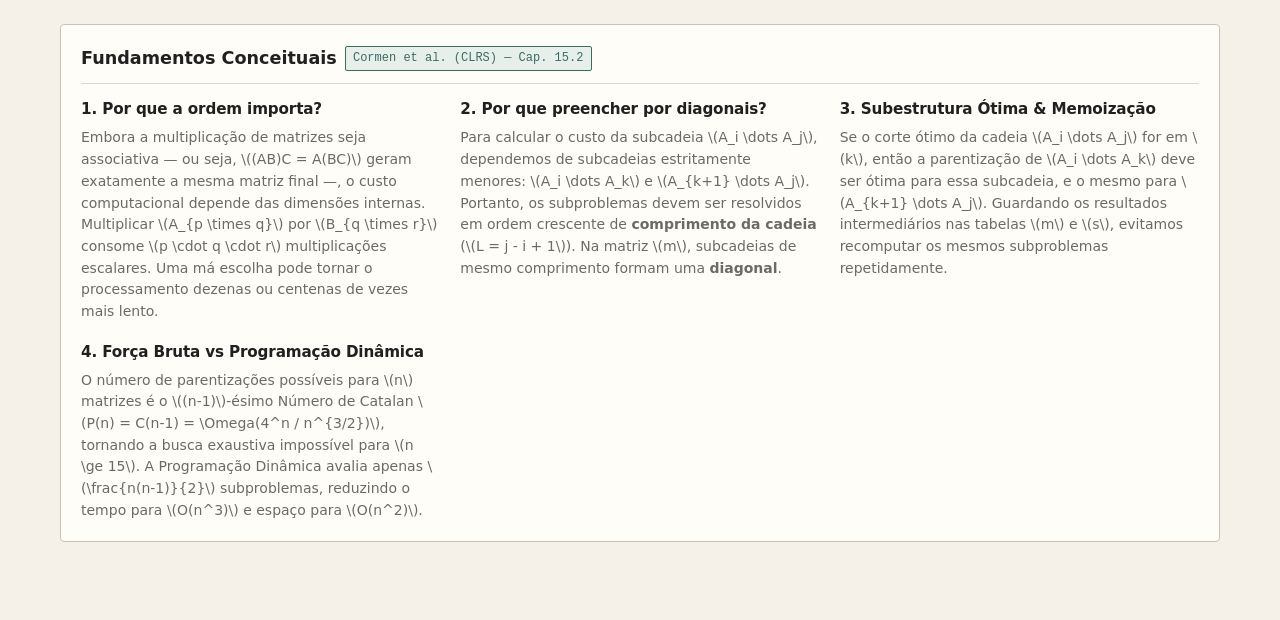
<file: web/matrix-chain.html>
<!DOCTYPE html>
<html lang="pt-BR">
<head>
  <meta charset="UTF-8">
  <meta name="viewport" content="width=device-width, initial-scale=1.0">
  <title>Matrix Chain Multiplication — PD LAB</title>
  <meta name="description" content="Visualização interativa do algoritmo de multiplicação de cadeia de matrizes, preenchimento diagonal das tabelas m e s, e reconstrução da parentização ótima.">
  <script>
    (function() {
      try {
        var saved = localStorage.getItem('pdlab_theme');
        if (saved) {
          var theme = JSON.parse(saved);
          if (theme === 'dark' || theme === 'light') {
            document.documentElement.setAttribute('data-theme', theme);
          }
        } else if (window.matchMedia && window.matchMedia('(prefers-color-scheme: dark)').matches) {
          document.documentElement.setAttribute('data-theme', 'dark');
        }
      } catch (e) {}
    })();
  </script>
  <link rel="stylesheet" href="css/style.css">
</head>
<body>

  <!-- CABEÇALHO GLOBAL -->
  <header class="site-header">
    <div class="header-inner">
      <a href="index.html" class="logo-area" aria-label="PD LAB - Início">
        <span class="logo-mark">PD</span>
        <span class="logo-title">PD LAB</span>
        <span class="logo-subtitle">Laboratório de Algoritmos</span>
      </a>

      <nav class="site-nav" aria-label="Navegação principal">
        <ul class="nav-list">
          <li>
            <a href="index.html" class="nav-link">Início</a>
          </li>
          <li class="nav-dropdown">
            <button type="button" class="nav-link nav-dropdown-toggle active" aria-expanded="false" aria-haspopup="true">
              Experimentos
            </button>
            <ul class="nav-dropdown-menu" role="menu">
              <li class="dropdown-item" role="none">
                <a href="fib-tree.html" role="menuitem">
                  <span>01. Fibonacci</span>
                  <span class="dropdown-code">Árvore / Memo</span>
                </a>
              </li>
              <li class="dropdown-item" role="none">
                <a href="lcs-table.html" role="menuitem">
                  <span>02. LCS</span>
                  <span class="dropdown-code">Tabela 2D</span>
                </a>
              </li>
              <li class="dropdown-item" role="none">
                <a href="rod-cutting-duel.html" role="menuitem">
                  <span>03. Rod Cutting</span>
                  <span class="dropdown-code">PD vs Guloso</span>
                </a>
              </li>
              <li class="dropdown-item" role="none">
                <a href="matrix-chain.html" class="active" role="menuitem">
                  <span>04. Matrix Chain</span>
                  <span class="dropdown-code">Parentização</span>
                </a>
              </li>
            </ul>
          </li>
          <li>
            <a href="benchmarks.html" class="nav-link">Benchmarks</a>
          </li>
          <li>
            <a href="quiz.html" class="nav-link">Quiz</a>
          </li>
        </ul>
      </nav>

      <div class="header-actions">
        <button type="button" class="theme-toggle-btn" data-action="toggle-theme" aria-label="Alternar tema claro/escuro" title="Alternar tema">
          ☾
        </button>
        <button type="button" class="mobile-nav-toggle" aria-label="Abrir menu de navegação" aria-expanded="false">
          ☰
        </button>
      </div>
    </div>
  </header>

  <main class="main-container">

    <!-- Cabeçalho do Módulo -->
    <div class="lab-card" style="margin-bottom: 1.25rem;">
      <div class="lab-card-header">
        <div class="lab-card-title">
          <span>Módulo 04</span>
          <span class="badge badge-accent">Multiplicação de Cadeia de Matrizes</span>
        </div>
        <div style="display: flex; gap: 0.5rem; align-items: center;">
          <span class="badge badge-secondary">Preenchimento Diagonal</span>
          <span class="badge">Ordem de Parentização Ótima</span>
        </div>
      </div>
      
      <div style="display: flex; flex-wrap: wrap; justify-content: space-between; align-items: baseline; gap: 0.75rem;">
        <div>
          <h2>Multiplicação de Cadeia de Matrizes (Matrix Chain)</h2>
          <p style="margin: 0; font-size: 0.95rem;">
            O produto matricial é associativo, mas a ordem dos parênteses altera brutalmente a quantidade de multiplicações escalares.
            Acompanhe a construção diagonal das tabelas <code>m[i, j]</code> (custos mínimos) e <code>s[i, j]</code> (pontos de divisão ótimos),
            avalie cada corte <code>k</code> e reconstrua a parentização ótima.
          </p>
        </div>
      </div>
    </div>

    <!-- Barra de Entradas de Dimensões -->
    <div class="mcm-inputs-bar">
      <div class="mcm-input-group">
        <label for="input-dimensions">Dimensões:</label>
        <input type="text" id="input-dimensions" value="10 × 30 × 5 × 60" spellcheck="false" autocomplete="off" aria-label="Dimensões das matrizes">
      </div>

      <button type="button" class="btn btn-primary" id="btn-apply-dims">
        Atualizar cadeia
      </button>

      <div style="display: flex; gap: 0.4rem;">
        <button type="button" class="btn btn-outline btn-sm" id="btn-add-matrix" title="Adicionar matriz ao final da cadeia">
          + Matriz
        </button>
        <button type="button" class="btn btn-outline btn-sm" id="btn-remove-matrix" title="Remover última matriz">
          − Matriz
        </button>
      </div>

      <!-- Presets de Teste -->
      <div style="display: flex; align-items: center; gap: 0.35rem; margin-left: auto; flex-wrap: wrap;">
        <span style="font-size: 0.75rem; font-family: var(--font-mono); color: var(--text-muted);">Exemplos:</span>
        <button type="button" class="btn btn-outline btn-sm btn-sample" data-dims="10 × 30 × 5 × 60">Clássico (3)</button>
        <button type="button" class="btn btn-outline btn-sm btn-sample" data-dims="30 × 35 × 15 × 5 × 10 × 20 × 25">Cormen (6)</button>
        <button type="button" class="btn btn-outline btn-sm btn-sample" data-dims="5 × 100 × 5 × 100">Contraste 20× (3)</button>
        <button type="button" class="btn btn-outline btn-sm btn-sample" data-dims="10 × 20 × 30 × 40 × 30">4 Matrizes</button>
      </div>
    </div>

    <!-- Faixa Visual de Matrizes (Matrix Strip) -->
    <div class="mcm-matrix-strip" id="matrix-strip" aria-label="Visualização da cadeia de matrizes">
      <!-- Gerado dinamicamente: Cartões de A1, A2, ..., An -->
    </div>

    <!-- Barra de Controles de Simulação -->
    <div class="sim-controls-bar" style="margin-bottom: 1.25rem;">
      <div class="control-group">
        <button type="button" class="btn btn-icon" id="btn-prev" title="Passo anterior (⏮)" aria-label="Passo anterior">⏮</button>
        <button type="button" class="btn btn-primary btn-icon" id="btn-play" title="Executar / Pausar (▶)" aria-label="Executar ou Pausar">▶</button>
        <button type="button" class="btn btn-icon" id="btn-next" title="Próximo passo (⏭)" aria-label="Próximo passo">⏭</button>
        <button type="button" class="btn btn-icon" id="btn-reset" title="Reiniciar simulação (↻)" aria-label="Reiniciar">↻</button>
        <button type="button" class="btn btn-outline btn-sm" id="btn-fill-diagonal" title="Calcular diagonal de comprimento atual inteira">
          Avançar diagonal
        </button>
        <button type="button" class="btn btn-outline btn-sm" id="btn-fill-all" title="Completar preenchimento total das tabelas">
          Preencher tudo
        </button>
        <button type="button" class="btn btn-secondary btn-sm" id="btn-traceback" title="Reconstruir e destacar parentização ótima" disabled>
          Mostrar parentização
        </button>
      </div>

      <div class="control-separator"></div>

      <div class="control-group">
        <label class="control-label" for="slider-speed">
          Velocidade:
          <span id="label-speed-val" style="color: var(--text-primary); font-weight: 600;">1.0x</span>
        </label>
        <input type="range" id="slider-speed" min="0.2" max="3.0" step="0.2" value="1.0" style="width: 90px;" aria-label="Velocidade da animação">
      </div>
    </div>

    <!-- Indicador de Fases e Progresso Diagonal -->
    <div class="phase-stepper">
      <span class="phase-step is-current" id="phase-step-len">
        <span>Comprimento L:</span>
        <strong id="badge-current-l" style="font-family: var(--font-mono);">2</strong>
      </span>
      <span class="phase-step" id="phase-step-cell">
        <span>Célula:</span>
        <strong id="badge-current-cell" style="font-family: var(--font-mono);">m[1, 2]</strong>
      </span>
      <span class="phase-step" id="phase-step-progress">
        <span>Progresso:</span>
        <strong id="badge-progress-count" style="font-family: var(--font-mono);">0 / 3 células</strong>
      </span>
      <span class="phase-step" id="phase-step-status" style="margin-left: auto;">
        <span id="badge-status-text">Pronto para simular</span>
      </span>
    </div>

    <!-- Grade de Tabelas m e s -->
    <div class="mcm-tables-grid">
      
      <!-- Tabela m[i, j]: Custos Mínimos -->
      <div class="mcm-table-card">
        <div class="mcm-table-card-header">
          <div class="mcm-table-title">
            <span>Tabela m[i, j]</span>
            <span style="font-weight: normal; font-size: 0.8rem; color: var(--text-secondary); margin-left: 0.5rem;">
              Custo Mínimo de Multiplicações
            </span>
          </div>
          <span class="badge badge-accent" id="badge-m-active">m[i, j]</span>
        </div>
        <p style="margin: 0; font-size: 0.825rem; color: var(--text-secondary);">
          Preenchida por diagonais de comprimento <code>L = 2..n</code>. Células <code>i = j</code> têm custo 0 (caso base).
        </p>
        <div class="mcm-table-wrapper">
          <table class="mcm-matrix-table" id="table-m" aria-label="Tabela m de custos mínimos">
            <!-- Gerada dinamicamente via JS -->
          </table>
        </div>
      </div>

      <!-- Tabela s[i, j]: Ponto de Divisão Ótimo k -->
      <div class="mcm-table-card">
        <div class="mcm-table-card-header">
          <div class="mcm-table-title">
            <span>Tabela s[i, j]</span>
            <span style="font-weight: normal; font-size: 0.8rem; color: var(--text-secondary); margin-left: 0.5rem;">
              Ponto de Divisão Ótimo (k)
            </span>
          </div>
          <span class="badge badge-secondary" id="badge-s-active">s[i, j]</span>
        </div>
        <p style="margin: 0; font-size: 0.825rem; color: var(--text-secondary);">
          Armazena o índice de corte <code>k ∈ [i, j-1]</code> que dividiu <code>(Aᵢ..Aₖ)(Aₖ₊₁..Aⱼ)</code> com custo mínimo.
        </p>
        <div class="mcm-table-wrapper">
          <table class="mcm-matrix-table" id="table-s" aria-label="Tabela s de pontos de divisão ótimos">
            <!-- Gerada dinamicamente via JS -->
          </table>
        </div>
      </div>

    </div>

    <!-- Painel de Decisão da Célula Ativa -->
    <div class="mcm-decision-container">

      <!-- Informações do Subproblema e Recorrência -->
      <div class="mcm-decision-card">
        <div style="display: flex; align-items: center; justify-content: space-between; border-bottom: 1px solid var(--border-subtle); padding-bottom: 0.5rem;">
          <span style="font-weight: 700; font-size: 0.95rem; color: var(--text-primary);">
            SUBPROBLEMA: CADEIA <span id="label-subchain-title">A₁ ... A₂</span>
          </span>
          <span class="badge" id="label-subchain-len">Comprimento L = 2</span>
        </div>

        <div style="font-size: 0.875rem; color: var(--text-secondary); line-height: 1.55;">
          <div style="margin-bottom: 0.5rem;">
            <strong>Dimensão resultante:</strong> 
            <span id="label-subchain-dims" style="font-family: var(--font-mono); font-weight: 700; color: var(--text-primary);">10 × 5</span>
          </div>
          <div style="margin-bottom: 0.5rem;">
            <strong>Recorrência de Bellman:</strong>
            <div style="font-family: var(--font-mono); background-color: var(--bg-surface-alt); padding: 0.5rem 0.75rem; border-radius: var(--radius-xs); border: 1px solid var(--border-color); margin-top: 0.35rem; font-size: 0.825rem; overflow-x: auto;">
              m[i, j] = min { m[i, k] + m[k+1, j] + p_{i-1} · p_k · p_j }
            </div>
          </div>
          <p id="label-subchain-desc" style="margin: 0; font-size: 0.825rem;">
            Selecione qualquer linha de candidato ao lado para inspecionar os termos envolvidos no corte.
          </p>
        </div>

        <!-- Legenda de Cores de Dependências -->
        <div style="display: flex; gap: 0.75rem; flex-wrap: wrap; margin-top: auto; padding-top: 0.5rem; border-top: 1px solid var(--border-subtle); font-size: 0.775rem; font-family: var(--font-mono);">
          <div style="display: flex; align-items: center; gap: 0.35rem;">
            <span style="display: inline-block; width: 12px; height: 12px; background-color: var(--color-primary-subtle); border: 1.5px solid var(--color-primary); border-radius: 2px;"></span>
            <span>m[i, k] (Esquerda)</span>
          </div>
          <div style="display: flex; align-items: center; gap: 0.35rem;">
            <span style="display: inline-block; width: 12px; height: 12px; background-color: var(--color-secondary-subtle); border: 1.5px solid var(--color-secondary); border-radius: 2px;"></span>
            <span>m[k+1, j] (Direita)</span>
          </div>
          <div style="display: flex; align-items: center; gap: 0.35rem;">
            <span style="display: inline-block; width: 12px; height: 12px; background-color: var(--color-accent-subtle); border: 1.5px solid var(--color-accent); border-radius: 2px;"></span>
            <span>m[i, j] (Ativa)</span>
          </div>
        </div>
      </div>

      <!-- Tabela de Avaliação de Candidatos k -->
      <div class="mcm-decision-card">
        <div style="display: flex; align-items: center; justify-content: space-between; border-bottom: 1px solid var(--border-subtle); padding-bottom: 0.5rem;">
          <span style="font-weight: 700; font-size: 0.95rem; color: var(--text-primary);">
            AVALIAÇÃO DE DIVISÕES (k)
          </span>
          <span class="badge badge-accent" id="badge-best-k">k* = ?</span>
        </div>

        <div style="overflow-x: auto;">
          <table class="mcm-candidates-table" id="table-candidates" aria-label="Candidatos de partição k">
            <thead>
              <tr>
                <th scope="col">Corte (k)</th>
                <th scope="col">Partição</th>
                <th scope="col">m[i,k] + m[k+1,j] + (pᵢ₋₁ · pₖ · pⱼ)</th>
                <th scope="col">Custo Total</th>
                <th scope="col">Status</th>
              </tr>
            </thead>
            <tbody id="table-candidates-body">
              <tr>
                <td colspan="5" style="text-align: center; color: var(--text-muted); padding: 1.5rem;">
                  Inicie a simulação para visualizar os candidatos de corte.
                </td>
              </tr>
            </tbody>
          </table>
        </div>
      </div>

    </div>

    <!-- Painel de Parentização Ótima e Traceback -->
    <div class="mcm-result-panel" id="result-panel">
      <div style="display: flex; align-items: center; justify-content: space-between; border-bottom: 1px solid var(--border-subtle); padding-bottom: 0.5rem;">
        <span style="font-weight: 700; font-size: 1.05rem; color: var(--text-primary);">
          PARENTIZAÇÃO ÓTIMA DA CADEIA
        </span>
        <span class="badge badge-success" id="badge-result-status">Traceback Disponível</span>
      </div>

      <!-- Expressão de Parênteses Colorida -->
      <div class="mcm-parens-display" id="parens-display" aria-label="Expressão de parênteses ótima">
        ((A₁ × A₂) × A₃)
      </div>

      <!-- Métricas Comparativas: Ótimo vs Pior Caso -->
      <div class="mcm-metrics-strip">
        <div class="mcm-metric-box">
          <span class="mcm-metric-title">Custo Ótimo (Mínimo)</span>
          <span class="mcm-metric-value is-success" id="metric-optimal-cost">4.500</span>
          <span style="font-size: 0.775rem; color: var(--text-secondary);">multiplicações escalares</span>
        </div>

        <div class="mcm-metric-box">
          <span class="mcm-metric-title">Pior Parentização</span>
          <span class="mcm-metric-value" id="metric-worst-cost">27.000</span>
          <span style="font-size: 0.775rem; color: var(--text-secondary);">ordem ineficiente</span>
        </div>

        <div class="mcm-metric-box">
          <span class="mcm-metric-title">Multiplicações Economizadas</span>
          <span class="mcm-metric-value is-accent" id="metric-saved-ops">22.500 (−83.3%)</span>
          <span style="font-size: 0.775rem; color: var(--text-secondary);">ganho com Programação Dinâmica</span>
        </div>

        <div class="mcm-metric-box">
          <span class="mcm-metric-title">Matrizes na Cadeia</span>
          <span class="mcm-metric-value" id="metric-total-matrices">3 matrizes</span>
          <span style="font-size: 0.775rem; color: var(--text-secondary);">2 multiplicações de produtos</span>
        </div>
      </div>
    </div>

    <!-- Fundamentos Teóricos Acadêmicos -->
    <div class="lab-card" style="margin-top: 1.5rem; margin-bottom: 2rem;">
      <div class="lab-card-header">
        <div class="lab-card-title">
          <span>Fundamentos Conceituais</span>
          <span class="badge badge-secondary">Cormen et al. (CLRS) — Cap. 15.2</span>
        </div>
      </div>

      <div style="display: grid; grid-template-columns: repeat(auto-fit, minmax(280px, 1fr)); gap: 1.25rem;">
        <div>
          <h4 style="margin: 0 0 0.5rem; font-size: 0.95rem; color: var(--text-primary);">1. Por que a ordem importa?</h4>
          <p style="margin: 0; font-size: 0.875rem; color: var(--text-secondary); line-height: 1.55;">
            Embora a multiplicação de matrizes seja associativa — ou seja, \((AB)C = A(BC)\) geram exatamente a mesma matriz final —, o custo computacional depende das dimensões internas.
            Multiplicar \(A_{p \times q}\) por \(B_{q \times r}\) consome \(p \cdot q \cdot r\) multiplicações escalares.
            Uma má escolha pode tornar o processamento dezenas ou centenas de vezes mais lento.
          </p>
        </div>

        <div>
          <h4 style="margin: 0 0 0.5rem; font-size: 0.95rem; color: var(--text-primary);">2. Por que preencher por diagonais?</h4>
          <p style="margin: 0; font-size: 0.875rem; color: var(--text-secondary); line-height: 1.55;">
            Para calcular o custo da subcadeia \(A_i \dots A_j\), dependemos de subcadeias estritamente menores: \(A_i \dots A_k\) e \(A_{k+1} \dots A_j\).
            Portanto, os subproblemas devem ser resolvidos em ordem crescente de <strong>comprimento da cadeia</strong> (\(L = j - i + 1\)).
            Na matriz \(m\), subcadeias de mesmo comprimento formam uma <strong>diagonal</strong>.
          </p>
        </div>

        <div>
          <h4 style="margin: 0 0 0.5rem; font-size: 0.95rem; color: var(--text-primary);">3. Subestrutura Ótima & Memoização</h4>
          <p style="margin: 0; font-size: 0.875rem; color: var(--text-secondary); line-height: 1.55;">
            Se o corte ótimo da cadeia \(A_i \dots A_j\) for em \(k\), então a parentização de \(A_i \dots A_k\) deve ser ótima para essa subcadeia, e o mesmo para \(A_{k+1} \dots A_j\).
            Guardando os resultados intermediários nas tabelas \(m\) e \(s\), evitamos recomputar os mesmos subproblemas repetidamente.
          </p>
        </div>

        <div>
          <h4 style="margin: 0 0 0.5rem; font-size: 0.95rem; color: var(--text-primary);">4. Força Bruta vs Programação Dinâmica</h4>
          <p style="margin: 0; font-size: 0.875rem; color: var(--text-secondary); line-height: 1.55;">
            O número de parentizações possíveis para \(n\) matrizes é o \((n-1)\)-ésimo Número de Catalan \(P(n) = C(n-1) = \Omega(4^n / n^{3/2})\), tornando a busca exaustiva impossível para \(n \ge 15\).
            A Programação Dinâmica avalia apenas \(\frac{n(n-1)}{2}\) subproblemas, reduzindo o tempo para \(O(n^3)\) e espaço para \(O(n^2)\).
          </p>
        </div>
      </div>
    </div>

  </main>

  <!-- SCRIPTS -->
  <script src="js/shared.js"></script>
  <script>
    (function() {
      'use strict';

      // =========================================================================
      // ESTADO GLOBAL DO SIMULADOR DE MATRIX CHAIN
      // =========================================================================
      var state = {
        p: [10, 30, 5, 60], // Dimensões: p0, p1, ..., pn
        n: 3,                // Quantidade de matrizes A1..An
        steps: [],           // Sequência de passos para execução
        currentStepIdx: 0,   // Índice do passo ativo
        isPlaying: false,    // Flag de reprodução automática
        playInterval: null,  // Referência do temporizador
        playbackSpeed: 1.0,  // Velocidade da animação (multiplicador)
        mTable: [],          // Matriz m[n+1][n+1]
        sTable: [],          // Matriz s[n+1][n+1]
        activeCandidateK: null // Candidato k destacado para inspeção
      };

      // Elementos do DOM
      var dom = {
        inputDimensions: document.getElementById('input-dimensions'),
        btnApplyDims: document.getElementById('btn-apply-dims'),
        btnAddMatrix: document.getElementById('btn-add-matrix'),
        btnRemoveMatrix: document.getElementById('btn-remove-matrix'),
        matrixStrip: document.getElementById('matrix-strip'),
        sampleButtons: document.querySelectorAll('.btn-sample'),

        btnPrev: document.getElementById('btn-prev'),
        btnPlay: document.getElementById('btn-play'),
        btnNext: document.getElementById('btn-next'),
        btnReset: document.getElementById('btn-reset'),
        btnFillDiagonal: document.getElementById('btn-fill-diagonal'),
        btnFillAll: document.getElementById('btn-fill-all'),
        btnTraceback: document.getElementById('btn-traceback'),
        sliderSpeed: document.getElementById('slider-speed'),
        labelSpeedVal: document.getElementById('label-speed-val'),

        badgeCurrentL: document.getElementById('badge-current-l'),
        badgeCurrentCell: document.getElementById('badge-current-cell'),
        badgeProgressCount: document.getElementById('badge-progress-count'),
        badgeStatusText: document.getElementById('badge-status-text'),
        badgeMActive: document.getElementById('badge-m-active'),
        badgeSActive: document.getElementById('badge-s-active'),

        tableM: document.getElementById('table-m'),
        tableS: document.getElementById('table-s'),

        labelSubchainTitle: document.getElementById('label-subchain-title'),
        labelSubchainLen: document.getElementById('label-subchain-len'),
        labelSubchainDims: document.getElementById('label-subchain-dims'),
        labelSubchainDesc: document.getElementById('label-subchain-desc'),
        badgeBestK: document.getElementById('badge-best-k'),
        tableCandidatesBody: document.getElementById('table-candidates-body'),

        parensDisplay: document.getElementById('parens-display'),
        metricOptimalCost: document.getElementById('metric-optimal-cost'),
        metricWorstCost: document.getElementById('metric-worst-cost'),
        metricSavedOps: document.getElementById('metric-saved-ops'),
        metricTotalMatrices: document.getElementById('metric-total-matrices'),
        badgeResultStatus: document.getElementById('badge-result-status')
      };

      // =========================================================================
      // 1. PARSER E VALIDAÇÃO DE ENTRADA
      // =========================================================================
      function parseDimensions(inputStr) {
        if (!inputStr) return null;
        // Divide por '×', 'x', 'X', ',', ou espaço
        var parts = inputStr
          .replace(/[×xX,]/g, ' ')
          .trim()
          .split(/\s+/)
          .map(function(s) { return parseInt(s, 10); })
          .filter(function(n) { return !isNaN(n) && n > 0; });

        if (parts.length < 3) {
          return null; // Mínimo de 2 matrizes requer 3 dimensões (p0, p1, p2)
        }
        if (parts.length > 9) {
          // Limite pedagógico para visualização de matrizes caber na tela sem sobrecarregar (n <= 8)
          parts = parts.slice(0, 9);
        }
        return parts;
      }

      function formatDimensions(pArray) {
        return pArray.join(' × ');
      }

      // =========================================================================
      // 2. GERAÇÃO DOS PASSOS DO ALGORITMO (DP MATRIX CHAIN)
      // =========================================================================
      function generateAlgorithmSteps(p) {
        var n = p.length - 1;
        var steps = [];

        // Matrizes auxiliares locais para simulação progressiva
        var m = Array.from({ length: n + 1 }, function() { return Array(n + 1).fill(null); });
        var s = Array.from({ length: n + 1 }, function() { return Array(n + 1).fill(null); });

        // Passo 0: Inicialização dos casos base L = 1 (m[i][i] = 0)
        for (var i = 1; i <= n; i++) {
          m[i][i] = 0;
        }

        steps.push({
          type: 'init',
          l: 1,
          i: null,
          j: null,
          kStar: null,
          mSnap: clone2D(m),
          sSnap: clone2D(s),
          candidates: [],
          description: 'Inicialização: para qualquer matriz única Aᵢ (comprimento L=1), o custo de multiplicação é 0 (m[i, i] = 0).'
        });

        // Loop diagonal: comprimentos L = 2 até n
        for (var l = 2; l <= n; l++) {
          for (var row = 1; row <= n - l + 1; row++) {
            var col = row + l - 1;

            var candidates = [];
            var minCost = Infinity;
            var bestK = row;

            // Avalia todas as divisões possíveis k de row até col - 1
            for (var k = row; k <= col - 1; k++) {
              var leftCost = m[row][k];
              var rightCost = m[k + 1][col];
              var multCost = p[row - 1] * p[k] * p[col];
              var totalCost = leftCost + rightCost + multCost;

              var cand = {
                k: k,
                leftCost: leftCost,
                rightCost: rightCost,
                pLeft: p[row - 1],
                pK: p[k],
                pRight: p[col],
                multCost: multCost,
                totalCost: totalCost
              };
              candidates.push(cand);

              if (totalCost < minCost) {
                minCost = totalCost;
                bestK = k;
              }
            }

            // Registra os valores encontrados
            m[row][col] = minCost;
            s[row][col] = bestK;

            steps.push({
              type: 'compute_cell',
              l: l,
              i: row,
              j: col,
              kStar: bestK,
              minCost: minCost,
              candidates: candidates,
              mSnap: clone2D(m),
              sSnap: clone2D(s),
              description: 'Calculando m[' + row + ', ' + col + ']: melhor divisão em k = ' + bestK + ' com custo ' + minCost + '.'
            });
          }
        }

        // Passo final: Conclusão e Traceback
        steps.push({
          type: 'completed',
          l: n,
          i: 1,
          j: n,
          kStar: s[1][n],
          minCost: m[1][n],
          candidates: [],
          mSnap: clone2D(m),
          sSnap: clone2D(s),
          description: 'Cadeia completa calculada! Custo mínimo ótimo: ' + m[1][n] + ' multiplicações escalares.'
        });

        return {
          steps: steps,
          finalM: m,
          finalS: s
        };
      }

      function clone2D(arr) {
        return arr.map(function(row) {
          return row.slice();
        });
      }

      // =========================================================================
      // 3. CÁLCULO DE PARENTIZAÇÃO ÓTIMA E PIOR CASO
      // =========================================================================
      function reconstructParenthesization(s, i, j) {
        if (i === j) {
          return '<span class="mcm-matrix-tok">A' + subDigit(i) + '</span>';
        }
        var k = s[i][j];
        return '<span class="mcm-paren-open">(</span>' +
          reconstructParenthesization(s, i, k) +
          '<span class="mcm-op-tok">×</span>' +
          reconstructParenthesization(s, k + 1, j) +
          '<span class="mcm-paren-close">)</span>';
      }

      function reconstructPlainParens(s, i, j) {
        if (i === j) return 'A' + i;
        var k = s[i][j];
        return '(' + reconstructPlainParens(s, i, k) + ' × ' + reconstructPlainParens(s, k + 1, j) + ')';
      }

      function getTracebackCells(s, i, j, cellsSet) {
        if (!cellsSet) cellsSet = new Set();
        if (i < j) {
          cellsSet.add(i + ',' + j);
          var k = s[i][j];
          if (k) {
            getTracebackCells(s, i, k, cellsSet);
            getTracebackCells(s, k + 1, j, cellsSet);
          }
        }
        return cellsSet;
      }

      // Calcula o pior caso (parentização que maximiza o número de operações) para fins pedagógicos
      function calculateWorstCaseCost(p) {
        var n = p.length - 1;
        var worst = Array.from({ length: n + 1 }, function() { return Array(n + 1).fill(0); });

        for (var l = 2; l <= n; l++) {
          for (var i = 1; i <= n - l + 1; i++) {
            var j = i + l - 1;
            worst[i][j] = 0;
            for (var k = i; k <= j - 1; k++) {
              var q = worst[i][k] + worst[k + 1][j] + p[i - 1] * p[k] * p[j];
              if (q > worst[i][j]) {
                worst[i][j] = q;
              }
            }
          }
        }
        return worst[1][n];
      }

      function subDigit(n) {
        var subMap = { '0': '₀', '1': '₁', '2': '₂', '3': '₃', '4': '₄', '5': '₅', '6': '₆', '7': '₇', '8': '₈', '9': '₉' };
        return String(n).split('').map(function(d) { return subMap[d] || d; }).join('');
      }

      // =========================================================================
      // 4. RENDERIZAÇÃO VISUAL: STRIP DE MATRIZES
      // =========================================================================
      function renderMatrixStrip() {
        var p = state.p;
        var n = state.n;
        var html = '';

        for (var i = 1; i <= n; i++) {
          var rows = p[i - 1];
          var cols = p[i];

          html += '<div class="mcm-matrix-card" id="matrix-card-' + i + '" data-idx="' + i + '">';
          html += '  <div class="mcm-matrix-name">A' + subDigit(i) + '</div>';
          html += '  <div class="mcm-matrix-dim">' + rows + ' × ' + cols + '</div>';
          html += '</div>';

          if (i < n) {
            html += '<span class="mcm-matrix-sep">×</span>';
          }
        }

        dom.matrixStrip.innerHTML = html;
      }

      function updateMatrixStripHighlights(curI, curJ, activeK) {
        var n = state.n;
        for (var idx = 1; idx <= n; idx++) {
          var card = document.getElementById('matrix-card-' + idx);
          if (!card) continue;

          card.classList.remove('is-active-left', 'is-active-right', 'is-active-range');

          if (curI !== null && curJ !== null && idx >= curI && idx <= curJ) {
            if (activeK !== null) {
              if (idx >= curI && idx <= activeK) {
                card.classList.add('is-active-left');
              } else if (idx > activeK && idx <= curJ) {
                card.classList.add('is-active-right');
              }
            } else {
              card.classList.add('is-active-range');
            }
          }
        }
      }

      // =========================================================================
      // 5. CONSTRUÇÃO DO DOM DAS TABELAS M E S
      // =========================================================================
      function buildTablesDOM() {
        var n = state.n;

        // --- TABELA M (Custos) ---
        var htmlM = '<thead><tr><th>i \\ j</th>';
        for (var j = 1; j <= n; j++) {
          htmlM += '<th scope="col">j=' + j + '</th>';
        }
        htmlM += '</tr></thead><tbody>';

        for (var i = 1; i <= n; i++) {
          htmlM += '<tr><th scope="row">i=' + i + '</th>';
          for (var j2 = 1; j2 <= n; j2++) {
            if (j2 < i) {
              htmlM += '<td class="is-empty" aria-label="inativo"></td>';
            } else if (j2 === i) {
              htmlM += '<td class="is-base" id="m-cell-' + i + '-' + j2 + '" data-i="' + i + '" data-j="' + j2 + '">0</td>';
            } else {
              htmlM += '<td id="m-cell-' + i + '-' + j2 + '" data-i="' + i + '" data-j="' + j2 + '">−</td>';
            }
          }
          htmlM += '</tr>';
        }
        htmlM += '</tbody>';
        dom.tableM.innerHTML = htmlM;

        // --- TABELA S (Pontos de divisão) ---
        var htmlS = '<thead><tr><th>i \\ j</th>';
        for (var js = 1; js <= n; js++) {
          htmlS += '<th scope="col">j=' + js + '</th>';
        }
        htmlS += '</tr></thead><tbody>';

        for (var is = 1; is <= n; is++) {
          htmlS += '<tr><th scope="row">i=' + is + '</th>';
          for (var js2 = 1; js2 <= n; js2++) {
            if (js2 <= is) {
              htmlS += '<td class="is-empty" aria-label="inativo"></td>';
            } else {
              htmlS += '<td id="s-cell-' + is + '-' + js2 + '" data-i="' + is + '" data-j="' + js2 + '">−</td>';
            }
          }
          htmlS += '</tr>';
        }
        htmlS += '</tbody>';
        dom.tableS.innerHTML = htmlS;
      }



      // =========================================================================
      // 6. RENDERIZAÇÃO DO ESTADO DO PASSO ATIVO
      // =========================================================================
      function renderCurrentStep() {
        if (!state.steps || state.steps.length === 0) return;

        var step = state.steps[state.currentStepIdx];
        var n = state.n;
        var totalCells = (n * (n - 1)) / 2;

        // 1. Atualizar valores nas tabelas m e s
        for (var i = 1; i <= n; i++) {
          for (var j = i; j <= n; j++) {
            var cellM = document.getElementById('m-cell-' + i + '-' + j);
            var cellS = document.getElementById('s-cell-' + i + '-' + j);

            // Limpa classes transientes
            if (cellM) {
              cellM.className = (i === j) ? 'is-base' : '';
              var valM = step.mSnap[i][j];
              if (valM !== null) {
                cellM.textContent = valM.toLocaleString('pt-BR');
                if (i !== j) cellM.classList.add('is-filled');
              } else {
                cellM.textContent = '−';
              }
            }

            if (cellS) {
              cellS.className = '';
              var valS = step.sSnap[i][j];
              if (valS !== null) {
                cellS.textContent = valS;
                cellS.classList.add('is-filled');
              } else {
                cellS.textContent = '−';
              }
            }
          }
        }

        // 2. Destacar Célula Ativa e Dependências
        var activeK = state.activeCandidateK !== null ? state.activeCandidateK : step.kStar;

        if (step.type === 'compute_cell') {
          var curM = document.getElementById('m-cell-' + step.i + '-' + step.j);
          var curS = document.getElementById('s-cell-' + step.i + '-' + step.j);
          if (curM) curM.classList.add('is-evaluating');
          if (curS) curS.classList.add('is-evaluating');

          // Células de dependência
          if (activeK !== null) {
            var depLeft = document.getElementById('m-cell-' + step.i + '-' + activeK);
            var depRight = document.getElementById('m-cell-' + (activeK + 1) + '-' + step.j);
            if (depLeft) depLeft.classList.add('is-dep-left');
            if (depRight) depRight.classList.add('is-dep-right');
          }
        }

        // 3. Atualizar faixa de matrizes
        updateMatrixStripHighlights(step.i, step.j, activeK);

        // 4. Indicadores de Status e Stepper
        if (step.type === 'init') {
          dom.badgeCurrentL.textContent = '1';
          dom.badgeCurrentCell.textContent = 'Casos Base';
          dom.badgeProgressCount.textContent = '0 / ' + totalCells + ' calculadas';
          dom.badgeStatusText.textContent = 'Inicialização: m[i, i] = 0';
          dom.badgeMActive.textContent = 'm[i, i] = 0';
          dom.badgeSActive.textContent = 's[i, j]';
        } else if (step.type === 'compute_cell') {
          dom.badgeCurrentL.textContent = String(step.l);
          dom.badgeCurrentCell.textContent = 'm[' + step.i + ', ' + step.j + ']';
          var completedCount = state.currentStepIdx;
          dom.badgeProgressCount.textContent = completedCount + ' / ' + totalCells + ' calculadas';
          dom.badgeStatusText.textContent = 'Avaliando cadeia L=' + step.l + ' (A' + subDigit(step.i) + '..A' + subDigit(step.j) + ')';
          dom.badgeMActive.textContent = 'm[' + step.i + ', ' + step.j + ']';
          dom.badgeSActive.textContent = 's[' + step.i + ', ' + step.j + '] = ' + step.kStar;
        } else if (step.type === 'completed') {
          dom.badgeCurrentL.textContent = String(n);
          dom.badgeCurrentCell.textContent = 'm[1, ' + n + ']';
          dom.badgeProgressCount.textContent = totalCells + ' / ' + totalCells + ' concluído!';
          dom.badgeStatusText.textContent = 'Solução Ótima Encontrada!';
          dom.badgeMActive.textContent = 'Ótimo: ' + step.minCost;
          dom.badgeSActive.textContent = 'Raiz: k = ' + step.kStar;
        }

        // 5. Atualizar Painel de Decisão
        renderDecisionPanel(step, activeK);

        // 6. Atualizar Painel de Resultado
        if (step.type === 'completed' || step.sSnap[1][n] !== null) {
          dom.btnTraceback.disabled = false;
          renderTracebackResult(step.sSnap, step.minCost);
        } else {
          dom.btnTraceback.disabled = true;
          dom.parensDisplay.innerHTML = '<span style="color: var(--text-muted); font-size: 1.05rem;">Complete a tabela para obter a expressão de parentização ótima.</span>';
          dom.badgeResultStatus.textContent = 'Aguardando Conclusão';
          dom.badgeResultStatus.className = 'badge';
        }

        // 7. Atualizar Botões de Controle
        dom.btnPrev.disabled = state.currentStepIdx === 0;
        dom.btnNext.disabled = state.currentStepIdx === state.steps.length - 1;
        dom.btnFillDiagonal.disabled = state.currentStepIdx === state.steps.length - 1;
        dom.btnFillAll.disabled = state.currentStepIdx === state.steps.length - 1;
      }

      // =========================================================================
      // 7. RENDERIZAÇÃO DO PAINEL DE DECISÃO E CANDIDATOS
      // =========================================================================
      function renderDecisionPanel(step, activeK) {
        if (!step || step.type === 'init') {
          dom.labelSubchainTitle.textContent = 'Casos Base';
          dom.labelSubchainLen.textContent = 'L = 1';
          dom.labelSubchainDims.textContent = 'Aᵢ (Sem produto)';
          dom.labelSubchainDesc.textContent = 'Nenhuma multiplicação é necessária para calcular uma única matriz isolada. m[i, i] = 0 para todo i.';
          dom.badgeBestK.textContent = 'k = −';
          dom.badgeBestK.className = 'badge';
          dom.tableCandidatesBody.innerHTML = '<tr><td colspan="5" style="text-align: center; color: var(--text-muted); padding: 1.25rem;">Nenhuma partição necessária em cadeias de comprimento 1.</td></tr>';
          return;
        }

        var i = step.i;
        var j = step.j;
        var p = state.p;

        dom.labelSubchainTitle.textContent = 'A' + subDigit(i) + ' ... A' + subDigit(j);
        dom.labelSubchainLen.textContent = 'Comprimento L = ' + step.l;
        dom.labelSubchainDims.textContent = p[i - 1] + ' × ' + p[j] + ' (Linhas de A' + subDigit(i) + ' × Colunas de A' + subDigit(j) + ')';
        dom.labelSubchainDesc.textContent = 'Divisões testadas para particionar em duas subcadeias (A' + subDigit(i) + '..Aₖ) e (Aₖ₊₁..A' + subDigit(j) + '):';
        dom.badgeBestK.textContent = 'k* = ' + step.kStar + ' (Menor custo: ' + (step.minCost !== undefined ? step.minCost.toLocaleString('pt-BR') : '') + ')';
        dom.badgeBestK.className = 'badge badge-accent';

        var rowsHtml = '';
        var candidates = step.candidates || [];

        candidates.forEach(function(cand) {
          var isWinner = (cand.k === step.kStar);
          var isSelected = (cand.k === activeK);

          var rowClass = 'mcm-candidate-row';
          if (isWinner) rowClass += ' is-winner';

          rowsHtml += '<tr class="' + rowClass + '" data-k="' + cand.k + '">';
          rowsHtml += '  <td><strong style="color: var(--text-primary);">k = ' + cand.k + '</strong></td>';
          rowsHtml += '  <td style="font-family: var(--font-mono);">(A' + subDigit(i) + '..A' + subDigit(cand.k) + ') × (A' + subDigit(cand.k + 1) + '..A' + subDigit(j) + ')</td>';
          rowsHtml += '  <td style="font-family: var(--font-mono);">' +
            cand.leftCost.toLocaleString('pt-BR') + ' + ' +
            cand.rightCost.toLocaleString('pt-BR') + ' + (' +
            cand.pLeft + '×' + cand.pK + '×' + cand.pRight + ' = ' + cand.multCost.toLocaleString('pt-BR') + ')' +
            '</td>';
          rowsHtml += '  <td style="font-family: var(--font-mono); font-weight: 700; color: ' + (isWinner ? 'var(--color-accent)' : 'var(--text-primary)') + ';">' +
            cand.totalCost.toLocaleString('pt-BR') +
            '</td>';
          rowsHtml += '  <td>' +
            (isWinner ? '<span class="badge badge-accent" style="font-size: 0.7rem;">★ Mínimo</span>' : '<span style="color: var(--text-muted); font-size: 0.75rem;">−</span>') +
            '</td>';
          rowsHtml += '</tr>';
        });

        dom.tableCandidatesBody.innerHTML = rowsHtml;

        // Permite ao usuário clicar em um candidato específico para inspecionar dependências visuais
        var candRows = dom.tableCandidatesBody.querySelectorAll('.mcm-candidate-row');
        candRows.forEach(function(row) {
          row.addEventListener('click', function() {
            pause();
            var kVal = parseInt(row.getAttribute('data-k'), 10);
            state.activeCandidateK = kVal;
            renderCurrentStep();
          });
        });
      }

      function inspectSubproblem(i, j) {
        pause();
        // Encontra o passo correspondente a essa célula
        for (var idx = 0; idx < state.steps.length; idx++) {
          var st = state.steps[idx];
          if (st.i === i && st.j === j) {
            state.currentStepIdx = idx;
            state.activeCandidateK = null;
            renderCurrentStep();
            return;
          }
        }
      }

      // =========================================================================
      // 8. RENDERIZAÇÃO DO RESULTADO FINAL E TRACEBACK
      // =========================================================================
      function renderTracebackResult(sTable, optimalCost) {
        var n = state.n;
        var p = state.p;

        if (!optimalCost) {
          optimalCost = state.steps[state.steps.length - 1].minCost;
        }

        // Parentização colorida
        var formattedParens = reconstructParenthesization(sTable, 1, n);
        dom.parensDisplay.innerHTML = formattedParens;
        dom.badgeResultStatus.textContent = 'Ótimo Concluído';
        dom.badgeResultStatus.className = 'badge badge-success';

        // Métricas comparativas
        var worstCost = calculateWorstCaseCost(p);
        var diff = worstCost - optimalCost;
        var pct = worstCost > 0 ? ((diff / worstCost) * 100).toFixed(1) : '0';

        dom.metricOptimalCost.textContent = optimalCost.toLocaleString('pt-BR');
        dom.metricWorstCost.textContent = worstCost.toLocaleString('pt-BR');
        dom.metricSavedOps.textContent = diff.toLocaleString('pt-BR') + ' (−' + pct + '%)';
        dom.metricTotalMatrices.textContent = n + ' matrizes';

        // Realçar caminho ótimo nas tabelas se solicitado
        highlightTracebackCells(sTable);
      }

      function highlightTracebackCells(sTable) {
        var n = state.n;
        var cellsSet = getTracebackCells(sTable, 1, n);

        cellsSet.forEach(function(coord) {
          var parts = coord.split(',');
          var i = parts[0];
          var j = parts[1];

          var cellM = document.getElementById('m-cell-' + i + '-' + j);
          var cellS = document.getElementById('s-cell-' + i + '-' + j);

          if (cellM) cellM.classList.add('is-trace-opt');
          if (cellS) cellS.classList.add('is-trace-opt');
        });
      }

      // =========================================================================
      // 9. CONTROLE DE EXECUÇÃO E PLAYBACK
      // =========================================================================
      function play() {
        if (state.currentStepIdx >= state.steps.length - 1) {
          state.currentStepIdx = 0;
        }
        state.isPlaying = true;
        updatePlayButtonUI();
        runPlaybackLoop();
      }

      function pause() {
        state.isPlaying = false;
        if (state.playInterval) {
          clearTimeout(state.playInterval);
          state.playInterval = null;
        }
        updatePlayButtonUI();
      }

      function togglePlay() {
        if (state.isPlaying) {
          pause();
        } else {
          play();
        }
      }

      function runPlaybackLoop() {
        if (!state.isPlaying) return;

        if (state.currentStepIdx < state.steps.length - 1) {
          state.currentStepIdx++;
          state.activeCandidateK = null;
          renderCurrentStep();

          var delay = Math.round(750 / state.playbackSpeed);
          state.playInterval = setTimeout(runPlaybackLoop, delay);
        } else {
          pause();
        }
      }

      function stepPrev() {
        pause();
        if (state.currentStepIdx > 0) {
          state.currentStepIdx--;
          state.activeCandidateK = null;
          renderCurrentStep();
        }
      }

      function stepNext() {
        pause();
        if (state.currentStepIdx < state.steps.length - 1) {
          state.currentStepIdx++;
          state.activeCandidateK = null;
          renderCurrentStep();
        }
      }

      function resetSimulation() {
        pause();
        state.currentStepIdx = 0;
        state.activeCandidateK = null;
        renderCurrentStep();
      }

      function fillDiagonal() {
        pause();
        if (state.currentStepIdx >= state.steps.length - 1) return;

        var currentL = state.steps[state.currentStepIdx].l;
        // Avança até o final da diagonal atual
        while (state.currentStepIdx < state.steps.length - 1 &&
               state.steps[state.currentStepIdx + 1].l === currentL) {
          state.currentStepIdx++;
        }
        // Se já estava no final da diagonal, avança para a próxima
        if (state.currentStepIdx < state.steps.length - 1 &&
            state.steps[state.currentStepIdx].l === currentL) {
          state.currentStepIdx++;
        }

        state.activeCandidateK = null;
        renderCurrentStep();
      }

      function fillAll() {
        pause();
        state.currentStepIdx = state.steps.length - 1;
        state.activeCandidateK = null;
        renderCurrentStep();
      }

      function updatePlayButtonUI() {
        if (state.isPlaying) {
          dom.btnPlay.textContent = '⏸';
          dom.btnPlay.setAttribute('title', 'Pausar (⏸)');
        } else {
          dom.btnPlay.textContent = '▶';
          dom.btnPlay.setAttribute('title', 'Executar (▶)');
        }
      }

      // =========================================================================
      // 10. ATUALIZAÇÃO DA CADEIA DE ENTRADA
      // =========================================================================
      function applyInputDimensions(dimsString) {
        var parsed = parseDimensions(dimsString);
        if (!parsed) {
          alert('Por favor, informe ao menos 3 dimensões válidas separadas por "×" ou vírgula (ex: 10 × 30 × 5 × 60).');
          return;
        }

        state.p = parsed;
        state.n = parsed.length - 1;
        dom.inputDimensions.value = formatDimensions(parsed);

        // Gera os passos
        var algResult = generateAlgorithmSteps(state.p);
        state.steps = algResult.steps;
        state.mTable = algResult.finalM;
        state.sTable = algResult.finalS;
        state.currentStepIdx = 0;
        state.activeCandidateK = null;

        pause();
        renderMatrixStrip();
        buildTablesDOM();
        renderCurrentStep();
      }

      function addMatrix() {
        if (state.p.length >= 8) {
          alert('O limite pedagógico é de 7 matrizes para permitir uma visualização clara na grade.');
          return;
        }
        var lastDim = state.p[state.p.length - 1];
        // Adiciona uma dimensão padrão coerente
        var nextDim = (lastDim === 10 || lastDim === 20) ? 35 : (lastDim === 5 ? 40 : 20);
        var newP = state.p.concat([nextDim]);
        applyInputDimensions(formatDimensions(newP));
      }

      function removeMatrix() {
        if (state.p.length <= 3) {
          alert('A multiplicação em cadeia requer no mínimo 2 matrizes (3 dimensões).');
          return;
        }
        var newP = state.p.slice(0, state.p.length - 1);
        applyInputDimensions(formatDimensions(newP));
      }

      // =========================================================================
      // 11. BIND DE EVENTOS E INICIALIZAÇÃO
      // =========================================================================
      function initEvents() {
        dom.btnApplyDims.addEventListener('click', function() {
          applyInputDimensions(dom.inputDimensions.value);
        });

        dom.inputDimensions.addEventListener('keydown', function(e) {
          if (e.key === 'Enter') {
            applyInputDimensions(dom.inputDimensions.value);
          }
        });

        dom.btnAddMatrix.addEventListener('click', addMatrix);
        dom.btnRemoveMatrix.addEventListener('click', removeMatrix);

        dom.sampleButtons.forEach(function(btn) {
          btn.addEventListener('click', function() {
            var dims = btn.getAttribute('data-dims');
            applyInputDimensions(dims);
          });
        });

        dom.btnPlay.addEventListener('click', togglePlay);
        dom.btnPrev.addEventListener('click', stepPrev);
        dom.btnNext.addEventListener('click', stepNext);
        dom.btnReset.addEventListener('click', resetSimulation);
        dom.btnFillDiagonal.addEventListener('click', fillDiagonal);
        dom.btnFillAll.addEventListener('click', fillAll);

        dom.btnTraceback.addEventListener('click', function() {
          pause();
          var finalStep = state.steps[state.steps.length - 1];
          highlightTracebackCells(finalStep.sSnap);
        });

        // Delegação de clique nas células da tabela de custos m para inspecionar subproblema
        dom.tableM.addEventListener('click', function(e) {
          var cell = e.target.closest('td[data-i]');
          if (!cell) return;
          var i = parseInt(cell.getAttribute('data-i'), 10);
          var j = parseInt(cell.getAttribute('data-j'), 10);
          if (j > i) {
            inspectSubproblem(i, j);
          }
        });

        dom.sliderSpeed.addEventListener('input', function() {
          var val = parseFloat(dom.sliderSpeed.value);
          state.playbackSpeed = val;
          dom.labelSpeedVal.textContent = val.toFixed(1) + 'x';
        });

        // Suporte a atalhos de teclado (Espaço = Play/Pause, Setas = Anterior/Próximo)
        window.addEventListener('keydown', function(e) {
          if (document.activeElement && document.activeElement.tagName === 'INPUT') return;
          if (e.code === 'Space') {
            e.preventDefault();
            togglePlay();
          } else if (e.code === 'ArrowRight') {
            e.preventDefault();
            stepNext();
          } else if (e.code === 'ArrowLeft') {
            e.preventDefault();
            stepPrev();
          }
        });
      }

      // Inicialização da aplicação
      function init() {
        initEvents();
        applyInputDimensions(dom.inputDimensions.value);
      }

      if (document.readyState === 'loading') {
        document.addEventListener('DOMContentLoaded', init);
      } else {
        init();
      }

    })();
  </script>
</body>
</html>
</file>
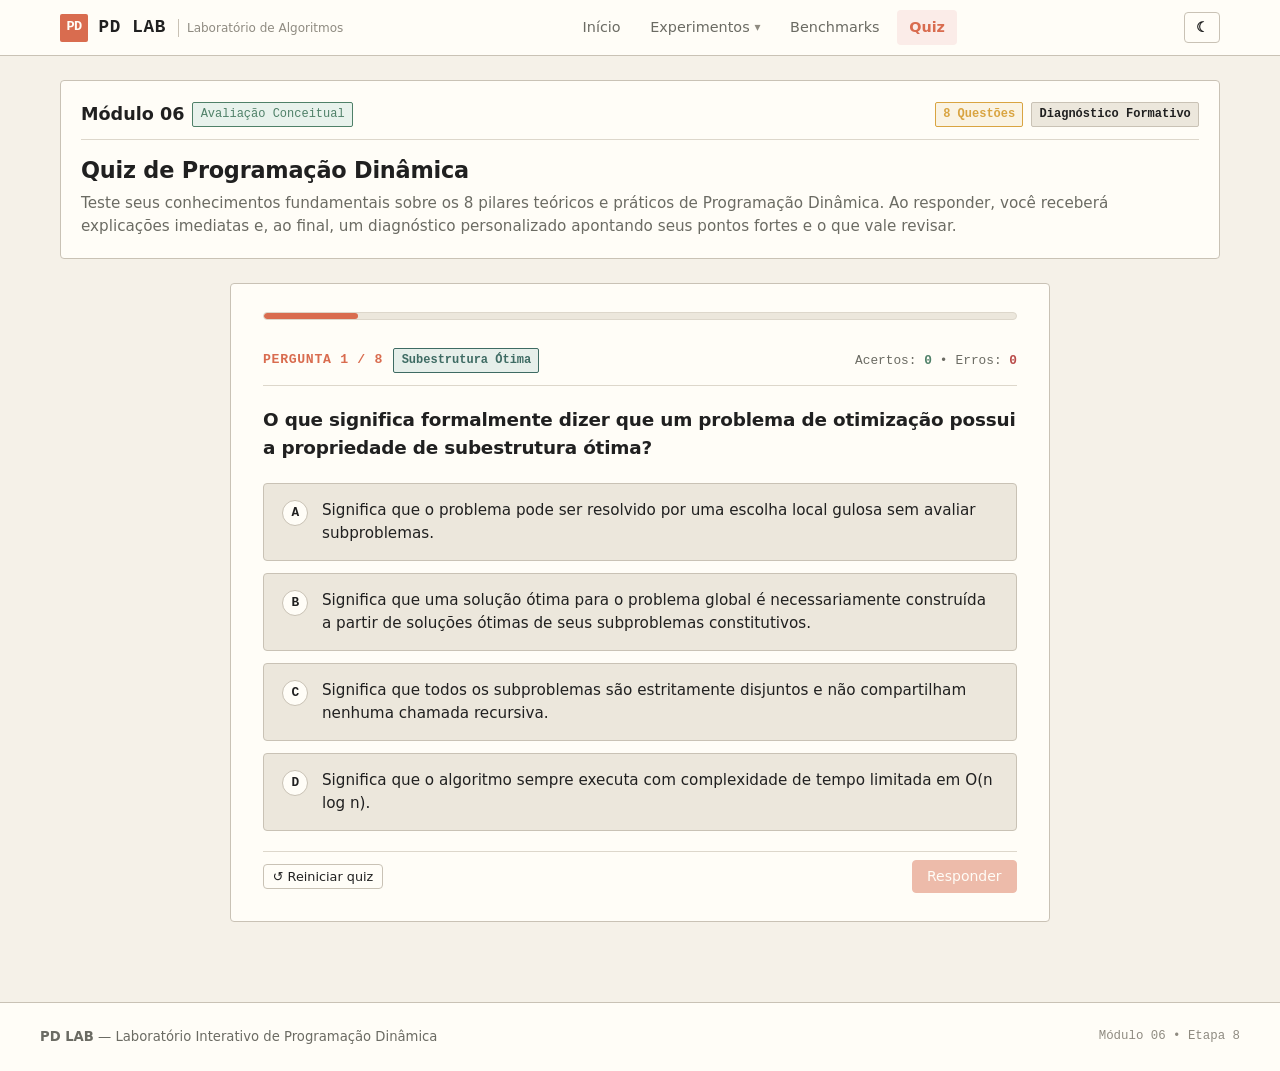
<file: web/quiz.html>
<!DOCTYPE html>
<html lang="pt-BR">
<head>
  <meta charset="UTF-8">
  <meta name="viewport" content="width=device-width, initial-scale=1.0">
  <title>Quiz de Programação Dinâmica — PD LAB</title>
  <meta name="description" content="Avaliação formativa conceitual de Programação Dinâmica com 8 questões interativas, feedback imediato e diagnóstico de tópicos.">
  <script>
    (function() {
      try {
        var saved = localStorage.getItem('pdlab_theme');
        if (saved) {
          var theme = JSON.parse(saved);
          if (theme === 'dark' || theme === 'light') {
            document.documentElement.setAttribute('data-theme', theme);
          }
        } else if (window.matchMedia && window.matchMedia('(prefers-color-scheme: dark)').matches) {
          document.documentElement.setAttribute('data-theme', 'dark');
        }
      } catch (e) {}
    })();
  </script>
  <link rel="stylesheet" href="css/style.css">
</head>
<body>

  <!-- CABEÇALHO GLOBAL -->
  <header class="site-header">
    <div class="header-inner">
      <a href="index.html" class="logo-area" aria-label="PD LAB - Início">
        <span class="logo-mark">PD</span>
        <span class="logo-title">PD LAB</span>
        <span class="logo-subtitle">Laboratório de Algoritmos</span>
      </a>

      <nav class="site-nav" aria-label="Navegação principal">
        <ul class="nav-list">
          <li>
            <a href="index.html" class="nav-link">Início</a>
          </li>
          <li class="nav-dropdown">
            <button type="button" class="nav-link nav-dropdown-toggle" aria-expanded="false" aria-haspopup="true">
              Experimentos
            </button>
            <ul class="nav-dropdown-menu" role="menu">
              <li class="dropdown-item" role="none">
                <a href="fib-tree.html" role="menuitem">
                  <span>01. Fibonacci</span>
                  <span class="dropdown-code">Árvore / Memo</span>
                </a>
              </li>
              <li class="dropdown-item" role="none">
                <a href="lcs-table.html" role="menuitem">
                  <span>02. LCS</span>
                  <span class="dropdown-code">Tabela 2D</span>
                </a>
              </li>
              <li class="dropdown-item" role="none">
                <a href="rod-cutting-duel.html" role="menuitem">
                  <span>03. Rod Cutting</span>
                  <span class="dropdown-code">PD vs Guloso</span>
                </a>
              </li>
              <li class="dropdown-item" role="none">
                <a href="matrix-chain.html" role="menuitem">
                  <span>04. Matrix Chain</span>
                  <span class="dropdown-code">Parentização</span>
                </a>
              </li>
            </ul>
          </li>
          <li>
            <a href="benchmarks.html" class="nav-link">Benchmarks</a>
          </li>
          <li>
            <a href="quiz.html" class="nav-link active" aria-current="page">Quiz</a>
          </li>
        </ul>
      </nav>

      <div class="header-actions">
        <button type="button" class="theme-toggle-btn" data-action="toggle-theme" aria-label="Alternar tema claro/escuro" title="Alternar tema">
          ☾
        </button>
        <button type="button" class="mobile-nav-toggle" aria-label="Abrir menu de navegação" aria-expanded="false">
          ☰
        </button>
      </div>
    </div>
  </header>

  <main class="main-container">

    <!-- Cabeçalho do Módulo -->
    <div class="lab-card" style="margin-bottom: 1.5rem;">
      <div class="lab-card-header">
        <div class="lab-card-title">
          <span>Módulo 06</span>
          <span class="badge badge-success">Avaliação Conceitual</span>
        </div>
        <div style="display: flex; gap: 0.5rem; align-items: center;">
          <span class="badge badge-accent">8 Questões</span>
          <span class="badge">Diagnóstico Formativo</span>
        </div>
      </div>
      
      <div style="display: flex; flex-wrap: wrap; justify-content: space-between; align-items: baseline; gap: 0.75rem;">
        <div>
          <h2>Quiz de Programação Dinâmica</h2>
          <p style="margin: 0; font-size: 0.95rem;">
            Teste seus conhecimentos fundamentais sobre os 8 pilares teóricos e práticos de Programação Dinâmica.
            Ao responder, você receberá explicações imediatas e, ao final, um diagnóstico personalizado apontando seus pontos fortes e o que vale revisar.
          </p>
        </div>
      </div>
    </div>

    <!-- TELA 1: EXECUÇÃO DO QUIZ (Questões 1 a 8) -->
    <div class="quiz-card" id="quiz-question-view">
      
      <!-- Trilho da Barra de Progresso -->
      <div class="quiz-progress-track" aria-label="Progresso do quiz">
        <div class="quiz-progress-fill" id="quiz-progress-bar" style="width: 12.5%;"></div>
      </div>

      <!-- Barra de Metadados da Questão -->
      <div class="quiz-meta-bar">
        <div style="display: flex; align-items: center; gap: 0.65rem;">
          <span class="quiz-counter-badge" id="quiz-counter-text">PERGUNTA 1 / 8</span>
          <span class="badge badge-secondary" id="quiz-topic-badge">Subestrutura Ótima</span>
        </div>

        <div style="display: flex; align-items: center; gap: 0.5rem; font-family: var(--font-mono); font-size: 0.8rem; color: var(--text-secondary);">
          <span>Acertos: <strong id="live-correct-count" style="color: var(--color-success);">0</strong></span>
          <span>•</span>
          <span>Erros: <strong id="live-incorrect-count" style="color: var(--color-danger);">0</strong></span>
        </div>
      </div>

      <!-- Enunciado da Pergunta -->
      <h3 class="quiz-question-text" id="quiz-question-statement">
        Carregando pergunta...
      </h3>

      <!-- Lista de Alternativas -->
      <div class="quiz-options-list" id="quiz-options-container" role="radiogroup" aria-label="Alternativas da questão">
        <!-- Renderizado dinamicamente via JS -->
      </div>

      <!-- Painel de Feedback (Aparece após responder) -->
      <div class="quiz-feedback-box" id="quiz-feedback-panel" style="display: none;" role="region" aria-live="polite">
        <div class="quiz-feedback-header" id="quiz-feedback-title">
          <!-- ✓ Correto ou ✕ Incorreto -->
        </div>
        <p class="quiz-feedback-text" id="quiz-feedback-explanation">
          <!-- Explicação pedagógica detalhada -->
        </p>
      </div>

      <!-- Barra de Ações -->
      <div class="quiz-actions-bar">
        <button type="button" class="btn btn-outline btn-sm" id="btn-restart-mid" title="Recomeçar o quiz desde a primeira pergunta">
          ↺ Reiniciar quiz
        </button>

        <div style="display: flex; gap: 0.5rem;">
          <button type="button" class="btn btn-primary" id="btn-submit-answer" disabled>
            Responder
          </button>
          <button type="button" class="btn btn-primary" id="btn-next-question" style="display: none;">
            Próxima pergunta →
          </button>
        </div>
      </div>

    </div>

    <!-- TELA 2: RESULTADOS FINAIS E DIAGNÓSTICO -->
    <div class="quiz-card quiz-results-container" id="quiz-results-view" style="display: none;">
      
      <div class="quiz-score-header-box">
        <span class="badge badge-accent">Diagnóstico Final</span>
        <div class="quiz-score-ratio" id="final-score-ratio">7 / 8</div>
        <div class="quiz-score-percentage" id="final-score-pct">87,5%</div>
        <p class="quiz-score-verdict" id="final-score-message">
          Excelente domínio conceitual! Você compreende a lógica e os pilares de Programação Dinâmica.
        </p>
      </div>

      <!-- Diagnóstico de Aprendizado: Domínio vs Vale Revisar -->
      <div class="quiz-diagnostic-grid">
        
        <!-- Coluna 1: Demonstrou Domínio -->
        <div class="quiz-diagnostic-card is-mastered">
          <div class="quiz-diagnostic-title">
            <span>✓</span>
            <span>Você demonstrou domínio de:</span>
          </div>
          <ul class="quiz-diagnostic-list" id="list-mastered-topics">
            <!-- Tópicos acertados -->
          </ul>
        </div>

        <!-- Coluna 2: Vale Revisar -->
        <div class="quiz-diagnostic-card is-review">
          <div class="quiz-diagnostic-title">
            <span>!</span>
            <span>Vale revisar:</span>
          </div>
          <ul class="quiz-diagnostic-list" id="list-review-topics">
            <!-- Tópicos errados com links dos módulos -->
          </ul>
        </div>

      </div>

      <!-- Ações Finais -->
      <div style="display: flex; justify-content: space-between; align-items: center; gap: 1rem; flex-wrap: wrap; margin-top: 0.5rem; padding-top: 1rem; border-top: 1px solid var(--border-subtle);">
        <button type="button" class="btn btn-primary" id="btn-retake-quiz">
          ↺ Refazer quiz
        </button>

        <div style="display: flex; gap: 0.5rem;">
          <a href="benchmarks.html" class="btn btn-outline">
            Ver Benchmarks
          </a>
          <a href="index.html" class="btn btn-outline">
            ← Voltar ao Início
          </a>
        </div>
      </div>

    </div>

  </main>

  <!-- RODAPÉ GLOBAL -->
  <footer class="site-footer">
    <div class="footer-inner">
      <div><strong>PD LAB</strong> — Laboratório Interativo de Programação Dinâmica</div>
      <div class="footer-meta"><span>Módulo 06</span> • <span>Etapa 8</span></div>
    </div>
  </footer>

  <!-- SCRIPTS -->
  <script src="js/shared.js"></script>
  <script>
    (function() {
      'use strict';

      // =========================================================================
      // 1. ESTRUTURA ORGANIZADA DAS 8 QUESTÕES CONCEITUAIS
      // =========================================================================
      var QUESTIONS = [
        {
          id: 1,
          topic: 'subestrutura_otima',
          topicLabel: 'Subestrutura Ótima',
          recommendedModule: 'matrix-chain.html',
          recommendedName: '04. Matrix Chain',
          question: 'O que significa formalmente dizer que um problema de otimização possui a propriedade de subestrutura ótima?',
          alternatives: [
            'Significa que o problema pode ser resolvido por uma escolha local gulosa sem avaliar subproblemas.',
            'Significa que uma solução ótima para o problema global é necessariamente construída a partir de soluções ótimas de seus subproblemas constitutivos.',
            'Significa que todos os subproblemas são estritamente disjuntos e não compartilham nenhuma chamada recursiva.',
            'Significa que o algoritmo sempre executa com complexidade de tempo limitada em O(n log n).'
          ],
          correct: 1,
          explanation: 'A subestrutura ótima estabelece que o ótimo global é formado por ótimos locais dos subproblemas. Se uma partição não fosse ótima para a sua subcadeia, poderíamos substituí-la por uma melhor e reduzir o custo global (prova por contradição / cut-and-paste).'
        },
        {
          id: 2,
          topic: 'subproblemas_sobrepostos',
          topicLabel: 'Subproblemas Sobrepostos',
          recommendedModule: 'fib-tree.html',
          recommendedName: '01. Fibonacci',
          question: 'Qual é o sintoma clássico de um algoritmo recursivo ingênuo quando aplicado a um problema com subproblemas sobrepostos?',
          alternatives: [
            'O algoritmo entra em loop infinito e trava a memória por ausência de casos base.',
            'O algoritmo falha em encontrar casos base, necessitando de divisão e conquista com subproblemas disjuntos.',
            'A mesma chamada com exatamente os mesmos argumentos é recalculada repetidas vezes, gerando uma árvore com nós redundantes e tempo exponencial.',
            'O algoritmo produz valores incorretos devido a erros de arredondamento na pilha.'
          ],
          correct: 2,
          explanation: 'Diferente da divisão e conquista tradicional (onde subproblemas são disjuntos, como no Merge Sort), na Programação Dinâmica os mesmos subproblemas reaparecem centenas ou milhares de vezes na árvore recursiva (ex: fib(3) recalculado em fib(5)).'
        },
        {
          id: 3,
          topic: 'memoizacao',
          topicLabel: 'Memoização',
          recommendedModule: 'fib-tree.html',
          recommendedName: '01. Fibonacci (Memo)',
          question: 'Em que consiste a técnica de Memoização (top-down) e como ela se diferencia da recursão pura?',
          alternatives: [
            'Consiste em substituir a recursão por laços for aninhados que iniciam estritamente a partir dos casos base.',
            'Consiste em manter a estrutura recursiva descendente, interceptando cada chamada para consultar um cache em O(1) e salvar o valor na primeira vez que for computado.',
            'Consiste em descartar a pilha de execução e transformar chamadas em filas de prioridade.',
            'Consiste em calcular apenas os números ímpares da sequência para economizar ciclos de CPU.'
          ],
          correct: 1,
          explanation: 'A memoização preserva a elegância do raciocínio recursivo descendente (top-down), mas associa uma tabela/dicionário que armazena os resultados resolvidos. Se a função for invocada com um argumento já visto, retorna o valor imediatamente em O(1).'
        },
        {
          id: 4,
          topic: 'tabulacao',
          topicLabel: 'Tabulação',
          recommendedModule: 'lcs-table.html',
          recommendedName: '02. LCS (Tabela 2D)',
          question: 'Qual é a característica distintiva da abordagem por Tabulação (bottom-up) em Programação Dinâmica?',
          alternatives: [
            'Constrói a solução iterativamente a partir dos menores subproblemas (casos base), preenchendo a tabela em ordem topológica de dependência sem usar a pilha recursiva.',
            'Parte do problema maior e calcula sob demanda apenas as células que uma árvore recursiva requisitar.',
            'Utiliza ponteiros aleatórios na memória para preencher matrizes sem ordem definida.',
            'Elimina completamente o uso de memória alocando variáveis temporárias no disco.'
          ],
          correct: 0,
          explanation: 'A tabulação (bottom-up) inicia nos casos mais simples (casos base) e preenche iterativamente uma tabela até o objetivo final. Essa abordagem elimina o overhead de chamadas na pilha de recursão e frequentemente permite otimizações de espaço.'
        },
        {
          id: 5,
          topic: 'recorrencia',
          topicLabel: 'Relação de Recorrência',
          recommendedModule: 'lcs-table.html',
          recommendedName: '02. LCS (Recorrência)',
          question: 'Na formalização de um algoritmo de Programação Dinâmica, qual é o papel da relação de recorrência?',
          alternatives: [
            'Provar que o algoritmo compila sem erros de sintaxe nas variáveis.',
            'Definir a quantidade de laços for que serão escritos no código.',
            'Expressar matematicamente o valor de um estado em função dos valores de subproblemas estritamente menores já definidos.',
            'Ordenar o vetor de entrada em tempo linear antes de iniciar a busca.'
          ],
          correct: 2,
          explanation: 'A recorrência é o coração formal da Programação Dinâmica (como dp[i][j] = dp[i-1][j-1] + 1 quando caracteres coincidem no LCS). Ela expressa a equação de Bellman que relaciona a solução de um estado aos seus estados predecessores.'
        },
        {
          id: 6,
          topic: 'escolha_de_estado',
          topicLabel: 'Escolha de Estado',
          recommendedModule: 'matrix-chain.html',
          recommendedName: '04. Matrix Chain',
          question: 'O que define a escolha adequada de "estado" em um problema de Programação Dinâmica?',
          alternatives: [
            'Um conjunto mínimo e suficiente de parâmetros que resume com precisão toda a informação necessária para tomar decisões futuras ótimas.',
            'Armazenar todo o histórico cronológico de passos e variáveis intermediárias do algoritmo.',
            'Utilizar sempre uma matriz tridimensional, independentemente do problema.',
            'Garantir que todas as variáveis do estado sejam booleanas.'
          ],
          correct: 0,
          explanation: 'O estado deve possuir a propriedade Markoviana: reter apenas as variáveis indispensáveis para determinar as próximas transições (ex: intervalo [i, j] no Matrix Chain). Estados com excesso de informação causam explosão dimensional de memória e tempo.'
        },
        {
          id: 7,
          topic: 'traceback',
          topicLabel: 'Reconstrução de Solução (Traceback)',
          recommendedModule: 'lcs-table.html',
          recommendedName: '02. LCS (Traceback)',
          question: 'Por que após o preenchimento de uma tabela de Programação Dinâmica é frequentemente necessária uma etapa de Traceback?',
          alternatives: [
            'Porque a tabela de custos calcula o valor numérico ótimo (ex: comprimento do LCS ou lucro máximo), sendo necessário retroceder pelas decisões para reconstruir os elementos da solução.',
            'Porque a tabela original é descartada da memória pelo navegador antes de exibir a resposta.',
            'Porque o traceback é responsável por verificar se houve divisão por zero na computação da matriz.',
            'Porque sem o traceback a complexidade de tempo se tornaria exponencial O(2ⁿ).'
          ],
          correct: 0,
          explanation: 'A tabela DP responde a perguntas como "Qual é o valor máximo?" ou "Quantos caracteres tem a subsequência?". Para descobrir a sequência concreta de caracteres ou os cortes exatos, fazemos o traceback (ou usamos uma tabela de decisões como s[i, j]).'
        },
        {
          id: 8,
          topic: 'guloso_vs_pd',
          topicLabel: 'Diferença entre Guloso e PD',
          recommendedModule: 'rod-cutting-duel.html',
          recommendedName: '03. Rod Cutting Duel',
          question: 'Qual é a diferença fundamental entre a tomada de decisão em um Algoritmo Guloso e na Programação Dinâmica?',
          alternatives: [
            'O algoritmo guloso avalia todos os subproblemas, enquanto a Programação Dinâmica faz uma escolha míope sem olhar para trás.',
            'Não existe diferença prática: ambos sempre produzem a mesma resposta ótima.',
            'O algoritmo guloso faz uma escolha localmente ótima imediata que nunca é reconsiderada, enquanto a Programação Dinâmica avalia sistematicamente todas as decisões possíveis garantindo o ótimo global.',
            'A Programação Dinâmica só pode ser aplicada a listas encadeadas, enquanto o algoritmo guloso só funciona em matrizes.'
          ],
          correct: 2,
          explanation: 'A estratégia gulosa é míope: escolhe o que parece melhor no instante (como maior densidade no Rod Cutting) sem voltar atrás. A Programação Dinâmica avalia todas as opções viáveis por meio de subproblemas, garantindo a solução ótima mesmo quando escolhas imediatas parecem inferiores.'
        }
      ];

      // =========================================================================
      // 2. ESTADO DO QUIZ E PERSISTÊNCIA EM LOCALSTORAGE
      // =========================================================================
      var STORAGE_KEY = 'pdlab_quiz_state';

      var state = {
        currentIndex: 0,         // Índice da questão atual (0 a 7)
        selectedOption: null,    // Alternativa selecionada na questão atual (0 a 3)
        isAnswered: false,       // Se a questão atual já foi respondida
        userAnswers: [],         // Histórico de respostas: [{ questionId, selected, isCorrect }]
        isFinished: false        // Se o quiz foi concluído
      };

      // Elementos do DOM
      var dom = {
        questionView: document.getElementById('quiz-question-view'),
        resultsView: document.getElementById('quiz-results-view'),

        progressBar: document.getElementById('quiz-progress-bar'),
        counterText: document.getElementById('quiz-counter-text'),
        topicBadge: document.getElementById('quiz-topic-badge'),
        liveCorrectCount: document.getElementById('live-correct-count'),
        liveIncorrectCount: document.getElementById('live-incorrect-count'),

        questionStatement: document.getElementById('quiz-question-statement'),
        optionsContainer: document.getElementById('quiz-options-container'),

        feedbackPanel: document.getElementById('quiz-feedback-panel'),
        feedbackTitle: document.getElementById('quiz-feedback-title'),
        feedbackExplanation: document.getElementById('quiz-feedback-explanation'),

        btnSubmitAnswer: document.getElementById('btn-submit-answer'),
        btnNextQuestion: document.getElementById('btn-next-question'),
        btnRestartMid: document.getElementById('btn-restart-mid'),

        finalScoreRatio: document.getElementById('final-score-ratio'),
        finalScorePct: document.getElementById('final-score-pct'),
        finalScoreMessage: document.getElementById('final-score-message'),
        listMasteredTopics: document.getElementById('list-mastered-topics'),
        listReviewTopics: document.getElementById('list-review-topics'),
        btnRetakeQuiz: document.getElementById('btn-retake-quiz')
      };

      function saveProgress() {
        try {
          var payload = {
            currentIndex: state.currentIndex,
            userAnswers: state.userAnswers,
            isFinished: state.isFinished
          };
          localStorage.setItem(STORAGE_KEY, JSON.stringify(payload));
        } catch (e) {
          console.warn('[Quiz] Falha ao persistir no localStorage:', e);
        }
      }

      function loadProgress() {
        try {
          var saved = localStorage.getItem(STORAGE_KEY);
          if (!saved) return false;
          var data = JSON.parse(saved);
          if (data && Array.isArray(data.userAnswers)) {
            state.currentIndex = data.currentIndex || 0;
            state.userAnswers = data.userAnswers || [];
            state.isFinished = !!data.isFinished;
            return true;
          }
        } catch (e) {
          console.warn('[Quiz] Falha ao ler do localStorage:', e);
        }
        return false;
      }

      function clearProgress() {
        try {
          localStorage.removeItem(STORAGE_KEY);
        } catch (e) {}
        state.currentIndex = 0;
        state.selectedOption = null;
        state.isAnswered = false;
        state.userAnswers = [];
        state.isFinished = false;
      }

      // =========================================================================
      // 3. RENDERIZAÇÃO DA QUESTÃO ATUAL
      // =========================================================================
      function renderCurrentQuestion() {
        var total = QUESTIONS.length;
        var q = QUESTIONS[state.currentIndex];

        // Atualiza cabeçalho e barra de progresso
        var progressPct = ((state.currentIndex + 1) / total) * 100;
        dom.progressBar.style.width = progressPct.toFixed(1) + '%';
        dom.counterText.textContent = 'PERGUNTA ' + (state.currentIndex + 1) + ' / ' + total;
        dom.topicBadge.textContent = q.topicLabel;

        // Placar em tempo real
        var corrects = state.userAnswers.filter(function(a) { return a.isCorrect; }).length;
        var incorrects = state.userAnswers.filter(function(a) { return !a.isCorrect; }).length;
        dom.liveCorrectCount.textContent = corrects;
        dom.liveIncorrectCount.textContent = incorrects;

        // Enunciado
        dom.questionStatement.textContent = q.question;

        // Limpa estado da resposta
        state.selectedOption = null;
        state.isAnswered = false;
        dom.btnSubmitAnswer.disabled = true;
        dom.btnSubmitAnswer.style.display = 'inline-block';
        dom.btnNextQuestion.style.display = 'none';
        dom.feedbackPanel.style.display = 'none';

        // Renderiza alternativas
        var letters = ['A', 'B', 'C', 'D'];
        var html = '';

        q.alternatives.forEach(function(altText, idx) {
          html += '<div class="quiz-option-card" data-idx="' + idx + '" tabindex="0" role="radio" aria-checked="false">';
          html += '  <div class="quiz-option-letter">' + letters[idx] + '</div>';
          html += '  <div class="quiz-option-body">' + escapeHtml(altText) + '</div>';
          html += '</div>';
        });

        dom.optionsContainer.innerHTML = html;
        bindOptionClicks();
      }

      function bindOptionClicks() {
        var cards = dom.optionsContainer.querySelectorAll('.quiz-option-card');
        cards.forEach(function(card) {
          card.addEventListener('click', function() {
            if (state.isAnswered) return;

            var idx = parseInt(card.getAttribute('data-idx'), 10);
            selectOption(idx);
          });

          // Suporte a teclado (Enter ou Espaço para selecionar)
          card.addEventListener('keydown', function(e) {
            if (state.isAnswered) return;
            if (e.key === 'Enter' || e.key === ' ') {
              e.preventDefault();
              var idx = parseInt(card.getAttribute('data-idx'), 10);
              selectOption(idx);
            }
          });
        });
      }

      function selectOption(idx) {
        state.selectedOption = idx;
        var cards = dom.optionsContainer.querySelectorAll('.quiz-option-card');

        cards.forEach(function(c, i) {
          if (i === idx) {
            c.classList.add('is-selected');
            c.setAttribute('aria-checked', 'true');
          } else {
            c.classList.remove('is-selected');
            c.setAttribute('aria-checked', 'false');
          }
        });

        dom.btnSubmitAnswer.disabled = false;
      }

      // =========================================================================
      // 4. SUBMISSÃO DE RESPOSTA E FEEDBACK IMEDIATO
      // =========================================================================
      function submitAnswer() {
        if (state.selectedOption === null || state.isAnswered) return;

        state.isAnswered = true;
        var q = QUESTIONS[state.currentIndex];
        var isCorrect = (state.selectedOption === q.correct);

        // Registra resposta
        state.userAnswers.push({
          questionId: q.id,
          topic: q.topic,
          topicLabel: q.topicLabel,
          recommendedModule: q.recommendedModule,
          recommendedName: q.recommendedName,
          selected: state.selectedOption,
          correct: q.correct,
          isCorrect: isCorrect
        });

        saveProgress();

        // Bloqueia as alternativas e adiciona classes visuais de acerto/erro
        var cards = dom.optionsContainer.querySelectorAll('.quiz-option-card');
        cards.forEach(function(card, idx) {
          card.classList.add('is-disabled');
          card.removeAttribute('tabindex');

          if (idx === q.correct) {
            card.classList.add('is-correct');
          }
          if (idx === state.selectedOption && !isCorrect) {
            card.classList.add('is-incorrect');
          }
        });

        // Configura e exibe o painel de feedback
        dom.feedbackPanel.className = 'quiz-feedback-box ' + (isCorrect ? 'is-feedback-correct' : 'is-feedback-incorrect');
        dom.feedbackTitle.innerHTML = isCorrect ?
          '<span>✓ Correto!</span>' :
          '<span>✕ Incorreto. A resposta correta era a alternativa ' + ['A', 'B', 'C', 'D'][q.correct] + '.</span>';
        dom.feedbackExplanation.textContent = q.explanation;
        dom.feedbackPanel.style.display = 'flex';

        // Alterna botão de ação
        dom.btnSubmitAnswer.style.display = 'none';
        dom.btnNextQuestion.style.display = 'inline-block';

        if (state.currentIndex === QUESTIONS.length - 1) {
          dom.btnNextQuestion.textContent = 'Ver resultado final →';
        } else {
          dom.btnNextQuestion.textContent = 'Próxima pergunta →';
        }

        // Atualiza placar
        var corrects = state.userAnswers.filter(function(a) { return a.isCorrect; }).length;
        var incorrects = state.userAnswers.filter(function(a) { return !a.isCorrect; }).length;
        dom.liveCorrectCount.textContent = corrects;
        dom.liveIncorrectCount.textContent = incorrects;
      }

      function nextQuestion() {
        if (state.currentIndex < QUESTIONS.length - 1) {
          state.currentIndex++;
          renderCurrentQuestion();
          saveProgress();
        } else {
          finishQuiz();
        }
      }

      // =========================================================================
      // 5. TELA DE RESULTADOS FINAIS E DIAGNÓSTICO DE APRENDIZADO
      // =========================================================================
      function finishQuiz() {
        state.isFinished = true;
        saveProgress();

        dom.questionView.style.display = 'none';
        dom.resultsView.style.display = 'flex';

        var total = QUESTIONS.length;
        var correctCount = state.userAnswers.filter(function(a) { return a.isCorrect; }).length;
        var percentage = Math.round((correctCount / total) * 100);

        dom.finalScoreRatio.textContent = correctCount + ' / ' + total;
        dom.finalScorePct.textContent = percentage.toLocaleString('pt-BR') + '%';

        // Veredito geral
        var verdictText = '';
        if (correctCount === 8) {
          verdictText = 'Desempenho Impecável! Você demonstrou domínio completo de todos os pilares essenciais de Programação Dinâmica.';
        } else if (correctCount >= 6) {
          verdictText = 'Excelente aproveitamento! Você compreende a lógica de subproblemas e decomposição ótima com grande maturidade.';
        } else if (correctCount >= 4) {
          verdictText = 'Bom desempenho! Você captou a essência da Programação Dinâmica, mas alguns conceitos formais merecem reforço nos simuladores.';
        } else {
          verdictText = 'Oportunidade de aprendizado! Recomendamos revisitar os módulos práticos do laboratório para consolidar a intuição de subproblemas.';
        }
        dom.finalScoreMessage.textContent = verdictText;

        // Lista de tópicos dominados (acertos)
        var masteredHtml = '';
        var reviewHtml = '';

        state.userAnswers.forEach(function(ans) {
          if (ans.isCorrect) {
            masteredHtml += '<li class="quiz-diagnostic-item">';
            masteredHtml += '  <span style="color: var(--color-success); font-weight: 700;">✓</span>';
            masteredHtml += '  <span>' + escapeHtml(ans.topicLabel) + '</span>';
            masteredHtml += '</li>';
          } else {
            reviewHtml += '<li class="quiz-diagnostic-item">';
            reviewHtml += '  <span style="color: var(--color-danger); font-weight: 700;">!</span>';
            reviewHtml += '  <div>';
            reviewHtml += '    <strong>' + escapeHtml(ans.topicLabel) + '</strong>: ';
            reviewHtml += '    <span>Recomendamos praticar no módulo </span>';
            reviewHtml += '    <a href="' + ans.recommendedModule + '" class="quiz-diagnostic-item-link">' + escapeHtml(ans.recommendedName) + '</a>';
            reviewHtml += '  </div>';
            reviewHtml += '</li>';
          }
        });

        if (!masteredHtml) {
          masteredHtml = '<li style="color: var(--text-muted); font-size: 0.85rem;">Nenhum tópico pontuado nesta tentativa. Não desanime!</li>';
        }
        if (!reviewHtml) {
          reviewHtml = '<li style="color: var(--color-success); font-size: 0.85rem; font-weight: 600;">Nenhum ponto de atenção identificado! Você gabaritou o quiz.</li>';
        }

        dom.listMasteredTopics.innerHTML = masteredHtml;
        dom.listReviewTopics.innerHTML = reviewHtml;
      }

      function retakeQuiz() {
        clearProgress();
        dom.resultsView.style.display = 'none';
        dom.questionView.style.display = 'flex';
        renderCurrentQuestion();
      }

      // =========================================================================
      // 6. INICIALIZAÇÃO E EVENT LISTENERS
      // =========================================================================
      function initEvents() {
        dom.btnSubmitAnswer.addEventListener('click', submitAnswer);
        dom.btnNextQuestion.addEventListener('click', nextQuestion);
        dom.btnRestartMid.addEventListener('click', function() {
          if (confirm('Deseja realmente reiniciar o quiz desde a primeira pergunta?')) {
            retakeQuiz();
          }
        });
        dom.btnRetakeQuiz.addEventListener('click', retakeQuiz);

        // Suporte a atalhos de teclado (Teclas 1, 2, 3, 4 para alternativas; Enter para responder/avançar)
        window.addEventListener('keydown', function(e) {
          if (dom.questionView.style.display === 'none') return;

          if (!state.isAnswered) {
            if (e.key === '1' || e.key === 'a' || e.key === 'A') selectOption(0);
            else if (e.key === '2' || e.key === 'b' || e.key === 'B') selectOption(1);
            else if (e.key === '3' || e.key === 'c' || e.key === 'C') selectOption(2);
            else if (e.key === '4' || e.key === 'd' || e.key === 'D') selectOption(3);
            else if (e.key === 'Enter' && !dom.btnSubmitAnswer.disabled) {
              e.preventDefault();
              submitAnswer();
            }
          } else {
            if (e.key === 'Enter') {
              e.preventDefault();
              nextQuestion();
            }
          }
        });
      }

      function escapeHtml(str) {
        if (!str) return '';
        return String(str)
          .replace(/&/g, '&amp;')
          .replace(/</g, '&lt;')
          .replace(/>/g, '&gt;')
          .replace(/"/g, '&quot;')
          .replace(/'/g, '&#039;');
      }

      function init() {
        initEvents();

        // Tenta restaurar progresso salvo
        var hasProgress = loadProgress();

        if (hasProgress && state.isFinished) {
          finishQuiz();
        } else if (hasProgress && state.currentIndex > 0 && state.currentIndex < QUESTIONS.length) {
          dom.questionView.style.display = 'flex';
          dom.resultsView.style.display = 'none';
          renderCurrentQuestion();
        } else {
          clearProgress();
          dom.questionView.style.display = 'flex';
          dom.resultsView.style.display = 'none';
          renderCurrentQuestion();
        }
      }

      if (document.readyState === 'loading') {
        document.addEventListener('DOMContentLoaded', init);
      } else {
        init();
      }

    })();
  </script>
</body>
</html>
</file>
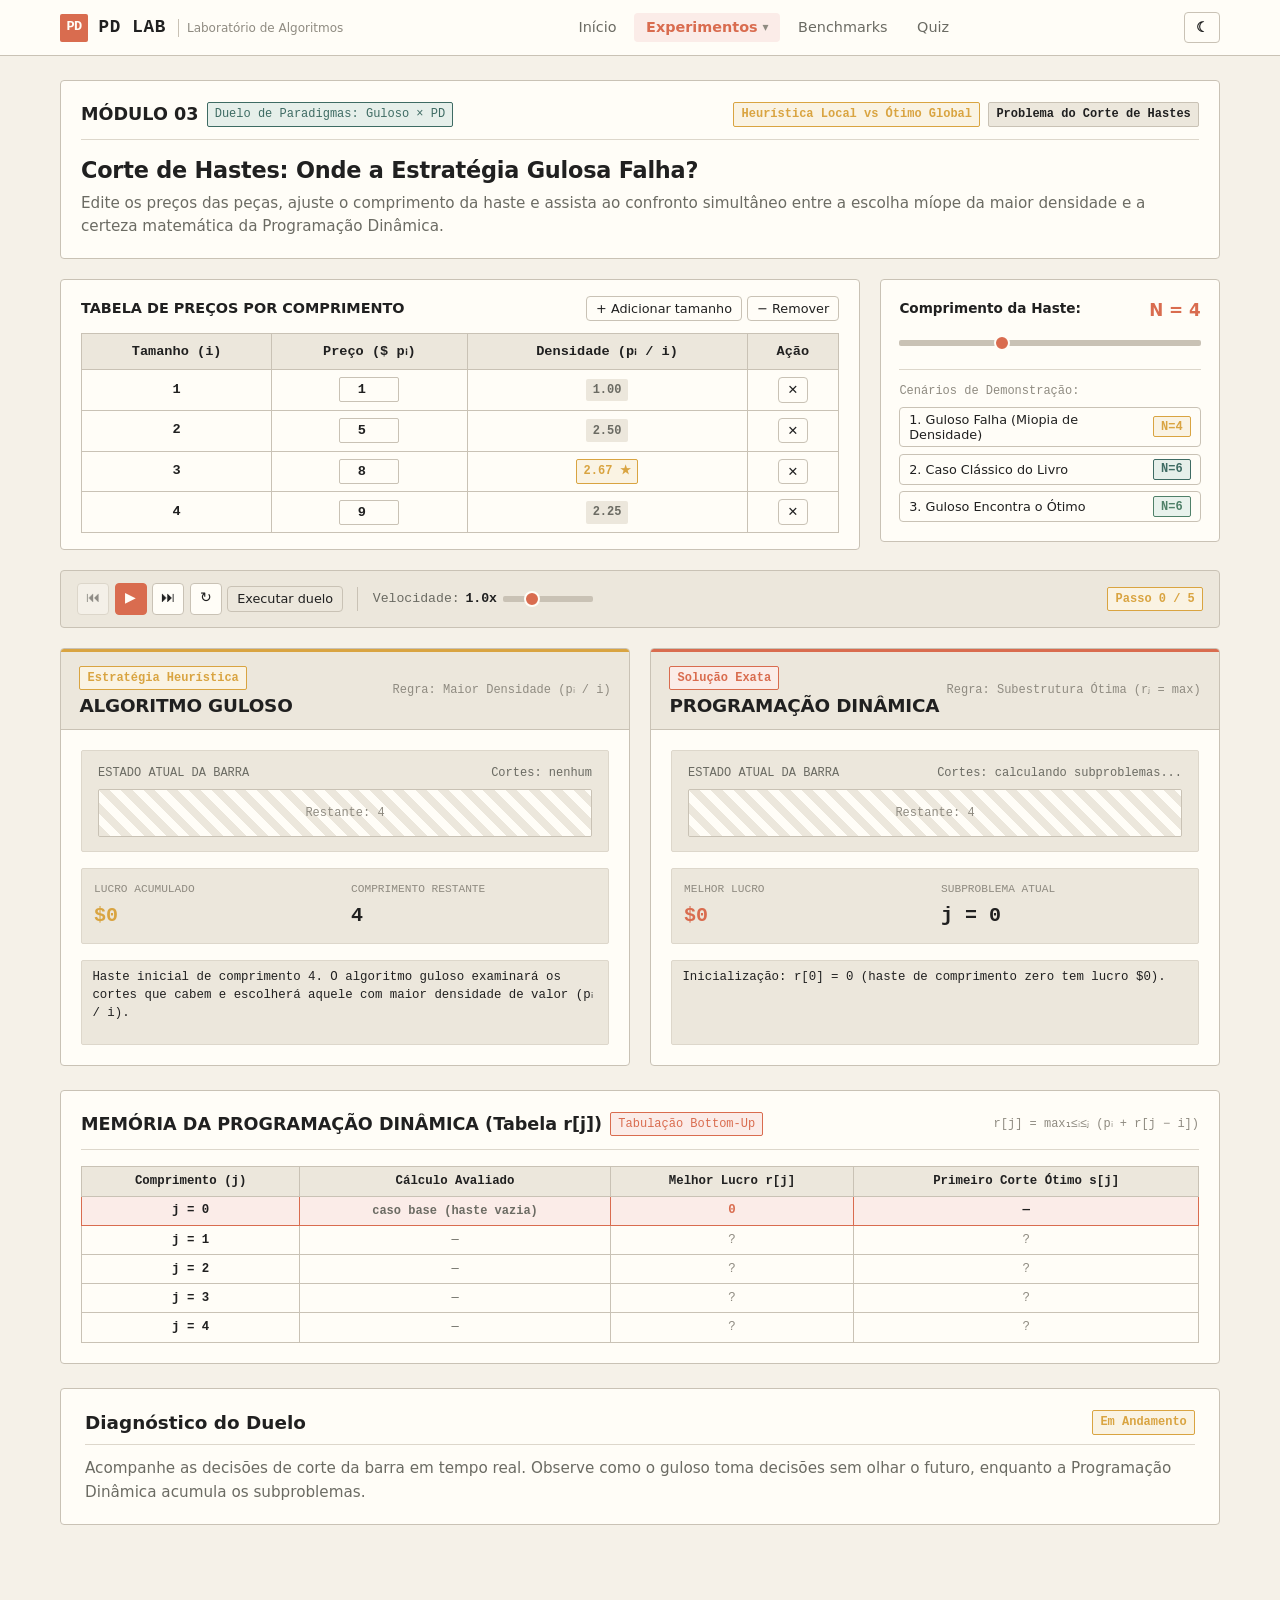
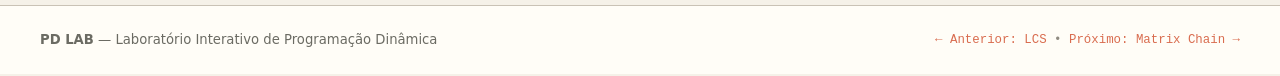
<file: web/rod-cutting-duel.html>
<!DOCTYPE html>
<html lang="pt-BR">
<head>
  <meta charset="UTF-8">
  <meta name="viewport" content="width=device-width, initial-scale=1.0">
  <title>03. Rod Cutting — Duelo Guloso × PD — PD LAB</title>
  <meta name="description" content="Simulação interativa confrontando a estratégia gulosa de densidade de valor com a programação dinâmica no problema de corte de hastes.">
  
  <!-- Prevenção de FOUC de tema: restauração instantânea antes do render -->
  <script>
    (function() {
      try {
        var saved = localStorage.getItem('pdlab_theme');
        if (saved) {
          var theme = JSON.parse(saved);
          if (theme === 'dark' || theme === 'light') {
            document.documentElement.setAttribute('data-theme', theme);
          }
        } else if (window.matchMedia && window.matchMedia('(prefers-color-scheme: dark)').matches) {
          document.documentElement.setAttribute('data-theme', 'dark');
        }
      } catch (e) {}
    })();
  </script>

  <link rel="stylesheet" href="css/style.css">
</head>
<body>

  <!-- CABEÇALHO GLOBAL -->
  <header class="site-header">
    <div class="header-inner">
      <a href="index.html" class="logo-area" aria-label="PD LAB - Início">
        <span class="logo-mark">PD</span>
        <span class="logo-title">PD LAB</span>
        <span class="logo-subtitle">Laboratório de Algoritmos</span>
      </a>

      <!-- Navegação Global -->
      <nav class="site-nav" aria-label="Navegação principal">
        <ul class="nav-list">
          <li>
            <a href="index.html" class="nav-link">Início</a>
          </li>
          
          <!-- Dropdown Experimentos -->
          <li class="nav-dropdown">
            <button type="button" class="nav-link nav-dropdown-toggle active" aria-expanded="false" aria-haspopup="true">
              Experimentos
            </button>
            <ul class="nav-dropdown-menu" role="menu">
              <li class="dropdown-item" role="none">
                <a href="fib-tree.html" role="menuitem">
                  <span>01. Fibonacci</span>
                  <span class="dropdown-code">Árvore / Memo</span>
                </a>
              </li>
              <li class="dropdown-item" role="none">
                <a href="lcs-table.html" role="menuitem">
                  <span>02. LCS</span>
                  <span class="dropdown-code">Tabela 2D</span>
                </a>
              </li>
              <li class="dropdown-item" role="none">
                <a href="rod-cutting-duel.html" class="active" role="menuitem">
                  <span>03. Rod Cutting</span>
                  <span class="dropdown-code">PD vs Guloso</span>
                </a>
              </li>
              <li class="dropdown-item" role="none">
                <a href="matrix-chain.html" role="menuitem">
                  <span>04. Matrix Chain</span>
                  <span class="dropdown-code">Parentização</span>
                </a>
              </li>
            </ul>
          </li>

          <li>
            <a href="benchmarks.html" class="nav-link">Benchmarks</a>
          </li>
          <li>
            <a href="quiz.html" class="nav-link">Quiz</a>
          </li>
        </ul>
      </nav>

      <!-- Ações do Header -->
      <div class="header-actions">
        <button type="button" class="theme-toggle-btn" data-action="toggle-theme" aria-label="Alternar tema claro/escuro" title="Alternar tema">
          ☾
        </button>
        <button type="button" class="mobile-nav-toggle" aria-label="Abrir menu de navegação" aria-expanded="false">
          ☰
        </button>
      </div>
    </div>
  </header>

  <!-- CONTEÚDO PRINCIPAL (DUELO ROD CUTTING) -->
  <main class="main-container">
    
    <!-- Cabeçalho do Experimento -->
    <div class="lab-card" style="margin-bottom: 1.25rem;">
      <div class="lab-card-header">
        <div class="lab-card-title">
          <span>MÓDULO 03</span>
          <span class="badge badge-secondary">Duelo de Paradigmas: Guloso × PD</span>
        </div>
        <div style="display: flex; gap: 0.5rem; align-items: center;">
          <span class="badge badge-accent">Heurística Local vs Ótimo Global</span>
          <span class="badge">Problema do Corte de Hastes</span>
        </div>
      </div>
      
      <div style="display: flex; flex-wrap: wrap; justify-content: space-between; align-items: baseline; gap: 0.75rem;">
        <div>
          <h2>Corte de Hastes: Onde a Estratégia Gulosa Falha?</h2>
          <p style="margin: 0; font-size: 0.95rem;">
            Edite os preços das peças, ajuste o comprimento da haste e assista ao confronto simultâneo entre a escolha míope da maior densidade e a certeza matemática da Programação Dinâmica.
          </p>
        </div>
      </div>
    </div>

    <!-- Seção de Configuração: Tabela Editável de Preços & Tamanho da Barra -->
    <div class="rod-config-grid">
      
      <!-- Tabela Editável de Preços -->
      <div class="price-table-container">
        <div style="display: flex; align-items: center; justify-content: space-between;">
          <span style="font-weight: 700; font-size: 0.9rem; color: var(--text-primary);">
            TABELA DE PREÇOS POR COMPRIMENTO
          </span>
          <div style="display: flex; gap: 0.35rem;">
            <button type="button" class="btn btn-outline btn-sm" id="btn-add-size" title="Adicionar novo tamanho">
              + Adicionar tamanho
            </button>
            <button type="button" class="btn btn-outline btn-sm" id="btn-remove-size" title="Remover último tamanho">
              − Remover
            </button>
          </div>
        </div>

        <div style="overflow-x: auto;">
          <table class="price-table" id="price-table" aria-label="Tabela de preços de corte de hastes">
            <thead>
              <tr>
                <th scope="col">Tamanho (i)</th>
                <th scope="col">Preço ($ pᵢ)</th>
                <th scope="col">Densidade (pᵢ / i)</th>
                <th scope="col">Ação</th>
              </tr>
            </thead>
            <tbody id="price-table-body">
              <!-- Linhas geradas dinamicamente -->
            </tbody>
          </table>
        </div>
      </div>

      <!-- Configuração da Haste & Casos Pré-Configurados -->
      <div class="lab-card" style="margin: 0; padding: 1.15rem; display: flex; flex-direction: column; gap: 1rem;">
        <div>
          <label for="rod-length-slider" style="display: flex; justify-content: space-between; font-weight: 700; font-size: 0.85rem; color: var(--text-primary); margin-bottom: 0.35rem;">
            <span>Comprimento da Haste:</span>
            <strong id="rod-length-display" style="color: var(--color-primary); font-size: 1.05rem;">N = 6</strong>
          </label>
          <input type="range" id="rod-length-slider" min="1" max="10" step="1" value="6" style="width: 100%;" aria-label="Comprimento total da haste">
        </div>

        <div style="border-top: 1px solid var(--border-subtle); padding-top: 0.75rem;">
          <span style="font-size: 0.75rem; font-family: var(--font-mono); color: var(--text-muted); display: block; margin-bottom: 0.4rem;">
            Cenários de Demonstração:
          </span>
          <div style="display: flex; flex-direction: column; gap: 0.4rem;">
            <button type="button" class="btn btn-outline btn-sm btn-preset" data-preset="greedy-fails" style="text-align: left; justify-content: space-between;">
              <span>1. Guloso Falha (Miopia de Densidade)</span>
              <span class="badge badge-accent">N=4</span>
            </button>
            <button type="button" class="btn btn-outline btn-sm btn-preset" data-preset="classic-cormen" style="text-align: left; justify-content: space-between;">
              <span>2. Caso Clássico do Livro</span>
              <span class="badge badge-secondary">N=6</span>
            </button>
            <button type="button" class="btn btn-outline btn-sm btn-preset" data-preset="greedy-wins" style="text-align: left; justify-content: space-between;">
              <span>3. Guloso Encontra o Ótimo</span>
              <span class="badge badge-success">N=6</span>
            </button>
          </div>
        </div>
      </div>

    </div>

    <!-- Barra de Controles de Reprodução e Velocidade -->
    <div class="sim-controls-bar" style="margin-bottom: 1.25rem;">
      <div class="control-group">
        <button type="button" class="btn btn-icon" id="btn-prev" title="Passo anterior (⏮)" aria-label="Passo anterior">⏮</button>
        <button type="button" class="btn btn-primary btn-icon" id="btn-play" title="Executar / Pausar (▶)" aria-label="Executar ou Pausar">▶</button>
        <button type="button" class="btn btn-icon" id="btn-next" title="Próximo passo (⏭)" aria-label="Próximo passo">⏭</button>
        <button type="button" class="btn btn-icon" id="btn-reset" title="Reiniciar duelo (↻)" aria-label="Reiniciar simulação">↻</button>
        <button type="button" class="btn btn-outline btn-sm" id="btn-duel-all" title="Completar o duelo instantaneamente">
          Executar duelo
        </button>
      </div>

      <div class="control-separator"></div>

      <div class="control-group">
        <label class="control-label" for="slider-speed">
          Velocidade:
          <span id="label-speed-val" style="color: var(--text-primary); font-weight: 600;">1.0x</span>
        </label>
        <input type="range" id="slider-speed" min="0.2" max="3.0" step="0.2" value="1.0" style="width: 90px;" aria-label="Velocidade da simulação">
      </div>

      <div class="control-group" style="margin-left: auto;">
        <span class="badge badge-accent" id="duel-step-badge">Passo 0 / 0</span>
      </div>
    </div>

    <!-- O DUELO VISUAL LADO A LADO -->
    <div class="duel-layout">
      
      <!-- COLUNA 1: ALGORITMO GULOSO -->
      <section class="duel-card greedy" aria-labelledby="heading-greedy">
        <div class="duel-card-header">
          <div>
            <span class="badge badge-accent">Estratégia Heurística</span>
            <h3 id="heading-greedy" style="margin: 0.2rem 0 0 0; font-size: 1.15rem; color: var(--text-primary);">
              ALGORITMO GULOSO
            </h3>
          </div>
          <span style="font-family: var(--font-mono); font-size: 0.75rem; color: var(--text-muted);">
            Regra: Maior Densidade (pᵢ / i)
          </span>
        </div>

        <div class="duel-card-body">
          <!-- Visual da Barra do Guloso -->
          <div class="rod-visual-box">
            <div class="rod-visual-label">
              <span>ESTADO ATUAL DA BARRA</span>
              <span id="greedy-cuts-label">Cortes: nenhum</span>
            </div>
            <div class="rod-track" id="greedy-rod-track" aria-label="Representação dos cortes na barra do algoritmo guloso">
              <!-- Segmentos gerados dinamicamente -->
            </div>
          </div>

          <!-- Métricas do Guloso -->
          <div class="duel-metrics-panel">
            <div class="duel-metric-item">
              <span class="duel-metric-label">Lucro Acumulado</span>
              <span class="duel-metric-val" id="greedy-profit-val" style="color: var(--color-accent);">$0</span>
            </div>
            <div class="duel-metric-item">
              <span class="duel-metric-label">Comprimento Restante</span>
              <span class="duel-metric-val" id="greedy-remaining-val">0</span>
            </div>
          </div>

          <!-- Explicação do Passo Guloso -->
          <div class="explanation-details" id="greedy-step-explanation" style="min-height: 85px;">
            Aguardando o início do duelo...
          </div>
        </div>
      </section>

      <!-- COLUNA 2: PROGRAMAÇÃO DINÂMICA -->
      <section class="duel-card dp" aria-labelledby="heading-dp">
        <div class="duel-card-header">
          <div>
            <span class="badge badge-primary">Solução Exata</span>
            <h3 id="heading-dp" style="margin: 0.2rem 0 0 0; font-size: 1.15rem; color: var(--text-primary);">
              PROGRAMAÇÃO DINÂMICA
            </h3>
          </div>
          <span style="font-family: var(--font-mono); font-size: 0.75rem; color: var(--text-muted);">
            Regra: Subestrutura Ótima (rⱼ = max)
          </span>
        </div>

        <div class="duel-card-body">
          <!-- Visual da Barra da PD -->
          <div class="rod-visual-box">
            <div class="rod-visual-label">
              <span>ESTADO ATUAL DA BARRA</span>
              <span id="dp-cuts-label">Cortes: nenhum</span>
            </div>
            <div class="rod-track" id="dp-rod-track" aria-label="Representação dos cortes na barra do algoritmo de programação dinâmica">
              <!-- Segmentos gerados dinamicamente -->
            </div>
          </div>

          <!-- Métricas da PD -->
          <div class="duel-metrics-panel">
            <div class="duel-metric-item">
              <span class="duel-metric-label">Melhor Lucro</span>
              <span class="duel-metric-val" id="dp-profit-val" style="color: var(--color-primary);">$0</span>
            </div>
            <div class="duel-metric-item">
              <span class="duel-metric-label">Subproblema Atual</span>
              <span class="duel-metric-val" id="dp-subproblem-val">j = 0</span>
            </div>
          </div>

          <!-- Explicação do Passo da PD -->
          <div class="explanation-details" id="dp-step-explanation" style="min-height: 85px;">
            Aguardando o início do duelo...
          </div>
        </div>
      </section>

    </div>

    <!-- Tabela dos Subproblemas Resolvidos pela PD -->
    <div class="lab-card" style="margin-bottom: 1.5rem;">
      <div class="lab-card-header">
        <div class="lab-card-title">
          <span>MEMÓRIA DA PROGRAMAÇÃO DINÂMICA (Tabela r[j])</span>
          <span class="badge badge-primary">Tabulação Bottom-Up</span>
        </div>
        <span style="font-family: var(--font-mono); font-size: 0.75rem; color: var(--text-muted);">
          r[j] = max₁≤ᵢ≤ⱼ (pᵢ + r[j − i])
        </span>
      </div>

      <div style="overflow-x: auto;">
        <table class="dp-subproblems-table" id="dp-subproblems-table">
          <thead>
            <tr>
              <th scope="col">Comprimento (j)</th>
              <th scope="col">Cálculo Avaliado</th>
              <th scope="col">Melhor Lucro r[j]</th>
              <th scope="col">Primeiro Corte Ótimo s[j]</th>
            </tr>
          </thead>
          <tbody id="dp-subproblems-tbody">
            <!-- Linhas preenchidas dinamicamente -->
          </tbody>
        </table>
      </div>
    </div>

    <!-- BANNER DE VEREDITO E DIAGNÓSTICO PEDAGÓGICO -->
    <section class="duel-verdict-banner" id="duel-verdict-box">
      <div class="duel-verdict-header">
        <span class="duel-verdict-title">Diagnóstico do Duelo</span>
        <span class="badge" id="verdict-status-badge">Aguardando Conclusão</span>
      </div>
      <p class="duel-verdict-explanation" id="verdict-explanation-text">
        Execute o duelo até o fim para analisar a decisão do Algoritmo Guloso contra a solução ótima da Programação Dinâmica.
      </p>
    </section>

  </main>

  <!-- RODAPÉ GLOBAL -->
  <footer class="site-footer">
    <div class="footer-inner">
      <div>
        <strong>PD LAB</strong> — Laboratório Interativo de Programação Dinâmica
      </div>
      <div class="footer-meta">
        <a href="lcs-table.html">← Anterior: LCS</a> • <a href="matrix-chain.html">Próximo: Matrix Chain →</a>
      </div>
    </div>
  </footer>

  <script src="js/shared.js"></script>

  <!-- LÓGICA ESPECÍFICA DO DUELO ROD CUTTING (RodCuttingVisualizer) -->
  <script>
  (function () {
    'use strict';

    /* -------------------------------------------------------------------------
     * MOTOR DOS ALGORITMOS: Guloso e Programação Dinâmica
     * ------------------------------------------------------------------------- */
    var RodEngine = {
      /**
       * Resolve o problema de corte de hastes pelos dois paradigmas e grava os passos.
       */
      compute: function (N, prices) {
        // prices é um array 1-indexado onde prices[i] = preço do tamanho i
        // 1. Execução do Algoritmo Guloso
        var greedySteps = [];
        var greedyRemaining = N;
        var greedyProfit = 0;
        var greedyCuts = [];

        greedySteps.push({
          action: 'INIT',
          remaining: N,
          profit: 0,
          cuts: [],
          explanation: 'Haste inicial de comprimento ' + N + '. O algoritmo guloso examinará os cortes que cabem e escolherá aquele com maior densidade de valor (pᵢ / i).'
        });

        while (greedyRemaining > 0) {
          // Procura o corte cabível com maior densidade
          var bestSize = null;
          var bestDensity = -1;
          var bestPrice = 0;

          for (var i = 1; i <= Math.min(greedyRemaining, prices.length - 1); i++) {
            var density = prices[i] / i;
            if (density > bestDensity || (density === bestDensity && i > (bestSize || 0))) {
              bestDensity = density;
              bestSize = i;
              bestPrice = prices[i];
            }
          }

          if (bestSize === null) break;

          greedyRemaining -= bestSize;
          greedyProfit += bestPrice;
          greedyCuts.push({ size: bestSize, price: bestPrice });

          greedySteps.push({
            action: 'CUT',
            cutSize: bestSize,
            cutPrice: bestPrice,
            density: bestDensity,
            remaining: greedyRemaining,
            profit: greedyProfit,
            cuts: greedyCuts.slice(),
            explanation: 'O guloso escolheu um pedaço de tamanho ' + bestSize + ' ($' + bestPrice + ', densidade ' + bestDensity.toFixed(2) + '). Comprimento restante: ' + greedyRemaining + '.'
          });
        }

        greedySteps.push({
          action: 'FINISH',
          remaining: greedyRemaining,
          profit: greedyProfit,
          cuts: greedyCuts.slice(),
          explanation: 'Execução gulosa finalizada! Lucro total obtido: $' + greedyProfit + ' através dos cortes: [' + greedyCuts.map(function (c) { return c.size; }).join(', ') + '].'
        });

        // 2. Execução da Programação Dinâmica (Cormen r[j] e s[j])
        var r = new Array(N + 1).fill(0);
        var s = new Array(N + 1).fill(0);
        var dpSteps = [];

        dpSteps.push({
          action: 'INIT',
          j: 0,
          profit: 0,
          cuts: [],
          explanation: 'Inicialização: r[0] = 0 (haste de comprimento zero tem lucro $0).'
        });

        for (var j = 1; j <= N; j++) {
          var maxVal = -Infinity;
          var bestCut = 0;
          var triesText = [];

          for (var cut = 1; cut <= Math.min(j, prices.length - 1); cut++) {
            var candidate = prices[cut] + r[j - cut];
            triesText.push('i=' + cut + ' (p' + cut + ' + r[' + (j - cut) + '] = ' + prices[cut] + '+' + r[j - cut] + '=' + candidate + ')');
            if (candidate > maxVal) {
              maxVal = candidate;
              bestCut = cut;
            }
          }

          r[j] = maxVal;
          s[j] = bestCut;

          dpSteps.push({
            action: 'SUBPROBLEM',
            j: j,
            bestProfitForJ: maxVal,
            bestCutForJ: bestCut,
            tries: triesText.join('; '),
            rTableSnapshot: r.slice(0, j + 1),
            sTableSnapshot: s.slice(0, j + 1),
            explanation: 'Subproblema j = ' + j + ': testou cortes possíveis. O valor máximo encontrado foi $' + maxVal + ' com primeiro corte de tamanho ' + bestCut + '.'
          });
        }

        // Reconstrução dos cortes da PD para a haste completa N
        var dpCuts = [];
        var remDP = N;
        while (remDP > 0) {
          var cutMade = s[remDP];
          if (cutMade <= 0) break;
          dpCuts.push({ size: cutMade, price: prices[cutMade] });
          remDP -= cutMade;
        }

        dpSteps.push({
          action: 'FINISH',
          j: N,
          profit: r[N],
          cuts: dpCuts,
          rTableSnapshot: r.slice(),
          sTableSnapshot: s.slice(),
          explanation: 'A Programação Dinâmica completou a tabulação! Reconstrução ótima de N=' + N + ': [' + dpCuts.map(function (c) { return c.size; }).join(', ') + '] com lucro ótimo garantido de $' + r[N] + '.'
        });

        return {
          N: N,
          prices: prices,
          greedySteps: greedySteps,
          greedyFinalProfit: greedyProfit,
          greedyFinalCuts: greedyCuts,
          dpSteps: dpSteps,
          dpFinalProfit: r[N],
          dpFinalCuts: dpCuts,
          rTable: r,
          sTable: s
        };
      }
    };

    /* -------------------------------------------------------------------------
     * CONTROLADOR DE INTERFACE DO DUELO (RodCuttingVisualizer)
     * ------------------------------------------------------------------------- */
    var RodCuttingVisualizer = {
      prices: [0, 1, 5, 8, 9, 10, 17], // 1-indexed, default
      rodLength: 4,
      data: null,
      stepIndex: 0,
      maxSteps: 0,
      isPlaying: false,
      timerId: null,
      speedMultiplier: 1.0,

      init: function () {
        this.cacheDOM();
        this.bindEvents();
        this.applyPreset('greedy-fails');
      },

      cacheDOM: function () {
        this.priceTableBody = document.getElementById('price-table-body');
        this.btnAddSize = document.getElementById('btn-add-size');
        this.btnRemoveSize = document.getElementById('btn-remove-size');

        this.rodLengthSlider = document.getElementById('rod-length-slider');
        this.rodLengthDisplay = document.getElementById('rod-length-display');

        this.btnPrev = document.getElementById('btn-prev');
        this.btnPlay = document.getElementById('btn-play');
        this.btnNext = document.getElementById('btn-next');
        this.btnReset = document.getElementById('btn-reset');
        this.btnDuelAll = document.getElementById('btn-duel-all');
        this.sliderSpeed = document.getElementById('slider-speed');
        this.labelSpeed = document.getElementById('label-speed-val');
        this.duelStepBadge = document.getElementById('duel-step-badge');

        this.greedyRodTrack = document.getElementById('greedy-rod-track');
        this.greedyCutsLabel = document.getElementById('greedy-cuts-label');
        this.greedyProfitVal = document.getElementById('greedy-profit-val');
        this.greedyRemainingVal = document.getElementById('greedy-remaining-val');
        this.greedyExplanation = document.getElementById('greedy-step-explanation');

        this.dpRodTrack = document.getElementById('dp-rod-track');
        this.dpCutsLabel = document.getElementById('dp-cuts-label');
        this.dpProfitVal = document.getElementById('dp-profit-val');
        this.dpSubproblemVal = document.getElementById('dp-subproblem-val');
        this.dpExplanation = document.getElementById('dp-step-explanation');

        this.dpSubproblemsTbody = document.getElementById('dp-subproblems-tbody');

        this.verdictBox = document.getElementById('duel-verdict-box');
        this.verdictBadge = document.getElementById('verdict-status-badge');
        this.verdictExplanation = document.getElementById('verdict-explanation-text');
      },

      bindEvents: function () {
        var self = this;

        // Slider do Comprimento da Haste
        this.rodLengthSlider.addEventListener('input', function () {
          self.rodLength = parseInt(this.value, 10);
          self.rodLengthDisplay.textContent = 'N = ' + self.rodLength;
          self.recalculateSimulation();
        });

        // Adicionar Tamanho
        this.btnAddSize.addEventListener('click', function () {
          var nextSize = self.prices.length;
          if (nextSize > 12) return;
          var prevPrice = self.prices[nextSize - 1] || 1;
          self.prices.push(prevPrice + 2);
          self.renderPriceTable();
          self.recalculateSimulation();
        });

        // Remover Tamanho
        this.btnRemoveSize.addEventListener('click', function () {
          if (self.prices.length > 2) {
            self.prices.pop();
            self.renderPriceTable();
            self.recalculateSimulation();
          }
        });

        // Presets de Demonstração
        document.querySelectorAll('.btn-preset').forEach(function (btn) {
          btn.addEventListener('click', function () {
            self.applyPreset(this.dataset.preset);
          });
        });

        // Slider de Velocidade
        this.sliderSpeed.addEventListener('input', function () {
          self.speedMultiplier = parseFloat(this.value);
          self.labelSpeed.textContent = self.speedMultiplier.toFixed(1) + 'x';
        });

        // Controles de Simulação
        this.btnNext.addEventListener('click', function () { self.stepForward(); });
        this.btnPrev.addEventListener('click', function () { self.stepBackward(); });
        this.btnPlay.addEventListener('click', function () { self.togglePlay(); });
        this.btnReset.addEventListener('click', function () { self.reset(); });
        this.btnDuelAll.addEventListener('click', function () { self.runAll(); });
      },

      applyPreset: function (presetName) {
        if (presetName === 'greedy-fails') {
          // Exemplo onde a densidade do pedaço de 3 é alta, mas dois pedaços de 2 são melhores
          this.rodLength = 4;
          this.prices = [0, 1, 5, 8, 9]; // densidades: 1: 1.0, 2: 2.5, 3: 2.67, 4: 2.25
        } else if (presetName === 'classic-cormen') {
          // N=6 clássico: 1:2, 2:5, 3:7, 4:8, 5:10, 6:13
          this.rodLength = 6;
          this.prices = [0, 2, 5, 7, 8, 10, 13];
        } else if (presetName === 'greedy-wins') {
          // Preços convexos onde o maior pedaço tem a maior densidade e é a melhor escolha
          this.rodLength = 6;
          this.prices = [0, 2, 5, 8, 11, 14, 17];
        }

        this.rodLengthSlider.value = this.rodLength;
        this.rodLengthDisplay.textContent = 'N = ' + this.rodLength;

        this.renderPriceTable();
        this.recalculateSimulation();
      },

      renderPriceTable: function () {
        var self = this;
        var html = '';

        // Calcula a maior densidade para destacar
        var maxDensity = -1;
        for (var i = 1; i < this.prices.length; i++) {
          var d = this.prices[i] / i;
          if (d > maxDensity) maxDensity = d;
        }

        for (var s = 1; s < this.prices.length; s++) {
          var price = this.prices[s];
          var density = (price / s).toFixed(2);
          var isMax = (price / s) === maxDensity;

          html += '<tr>';
          html += '<td><strong>' + s + '</strong></td>';
          html += '<td>';
          html += '<input type="number" min="0" max="99" value="' + price + '" class="price-input" data-size="' + s + '" aria-label="Preço para tamanho ' + s + '">';
          html += '</td>';
          html += '<td>';
          html += '<span class="density-badge' + (isMax ? ' is-max' : '') + '">' + density + (isMax ? ' ★' : '') + '</span>';
          html += '</td>';
          html += '<td>';
          html += '<button type="button" class="btn btn-outline btn-sm btn-delete-row" data-size="' + s + '" title="Remover" aria-label="Remover tamanho ' + s + '">';
          html += '✕';
          html += '</button>';
          html += '</td>';
          html += '</tr>';
        }

        this.priceTableBody.innerHTML = html;

        // Escuta edições de preços
        this.priceTableBody.querySelectorAll('.price-input').forEach(function (inp) {
          inp.addEventListener('change', function () {
            var sz = parseInt(this.dataset.size, 10);
            var val = Math.max(0, parseInt(this.value, 10) || 0);
            self.prices[sz] = val;
            self.renderPriceTable();
            self.recalculateSimulation();
          });
        });

        // Escuta botões de remover linha
        this.priceTableBody.querySelectorAll('.btn-delete-row').forEach(function (btn) {
          btn.addEventListener('click', function () {
            var sz = parseInt(this.dataset.size, 10);
            if (self.prices.length > 2) {
              self.prices.splice(sz, 1);
              self.renderPriceTable();
              self.recalculateSimulation();
            }
          });
        });
      },

      recalculateSimulation: function () {
        this.pause();
        this.data = RodEngine.compute(this.rodLength, this.prices);
        this.maxSteps = Math.max(this.data.greedySteps.length, this.data.dpSteps.length);
        this.stepIndex = 0;
        this.updateView();
      },

      updateView: function () {
        var gSteps = this.data.greedySteps;
        var dSteps = this.data.dpSteps;
        var curIdx = this.stepIndex;

        this.duelStepBadge.textContent = 'Passo ' + curIdx + ' / ' + (this.maxSteps - 1);
        this.btnPrev.disabled = curIdx === 0;
        this.btnNext.disabled = curIdx >= this.maxSteps - 1;

        // 1. Atualização do Algoritmo Guloso
        var gStep = gSteps[Math.min(curIdx, gSteps.length - 1)];
        this.renderRodBar(this.greedyRodTrack, this.data.N, gStep.cuts, gStep.remaining);
        this.greedyProfitVal.textContent = '$' + gStep.profit;
        this.greedyRemainingVal.textContent = gStep.remaining;
        this.greedyCutsLabel.textContent = 'Cortes: ' + (gStep.cuts.length > 0 ? gStep.cuts.map(function (c) { return c.size; }).join(' + ') : 'nenhum');
        this.greedyExplanation.textContent = gStep.explanation;

        // 2. Atualização da Programação Dinâmica
        var dStep = dSteps[Math.min(curIdx, dSteps.length - 1)];
        var isDPDone = curIdx >= dSteps.length - 1;
        var dpCutsToShow = isDPDone ? this.data.dpFinalCuts : [];
        var dpRemainingToShow = isDPDone ? 0 : this.data.N;
        this.renderRodBar(this.dpRodTrack, this.data.N, dpCutsToShow, dpRemainingToShow);

        this.dpProfitVal.textContent = '$' + (dStep.action === 'FINISH' ? this.data.dpFinalProfit : (dStep.bestProfitForJ !== undefined ? dStep.bestProfitForJ : 0));
        this.dpSubproblemVal.textContent = 'j = ' + (dStep.j !== undefined ? dStep.j : 0);
        this.dpCutsLabel.textContent = 'Cortes: ' + (isDPDone ? this.data.dpFinalCuts.map(function (c) { return c.size; }).join(' + ') : 'calculando subproblemas...');
        this.dpExplanation.textContent = dStep.explanation;

        // 3. Atualização da Tabela de Subproblemas da PD
        this.renderDPSubproblemsTable(dStep);

        // 4. Banner de Diagnóstico e Conclusão
        if (curIdx >= this.maxSteps - 1) {
          this.pause();
          this.renderVerdict();
        } else {
          this.verdictBadge.textContent = 'Em Andamento';
          this.verdictBadge.className = 'badge badge-accent';
          this.verdictExplanation.textContent = 'Acompanhe as decisões de corte da barra em tempo real. Observe como o guloso toma decisões sem olhar o futuro, enquanto a Programação Dinâmica acumula os subproblemas.';
        }
      },

      renderRodBar: function (container, totalLength, cuts, remaining) {
        container.innerHTML = '';

        cuts.forEach(function (cut, idx) {
          var seg = document.createElement('div');
          var colorClass = 'segment-color-' + ((cut.size % 8) + 1);
          seg.className = 'rod-cut-segment ' + colorClass;
          seg.style.flex = cut.size;
          seg.innerHTML = '<span>Tam ' + cut.size + '</span><span style="font-size: 0.65rem; opacity: 0.85;">($' + cut.price + ')</span>';
          seg.title = 'Pedaço de tamanho ' + cut.size + ' (Preço: $' + cut.price + ')';
          container.appendChild(seg);
        });

        if (remaining > 0) {
          var rem = document.createElement('div');
          rem.className = 'rod-uncut-remaining';
          rem.style.flex = remaining;
          rem.textContent = 'Restante: ' + remaining;
          container.appendChild(rem);
        }
      },

      renderDPSubproblemsTable: function (currentStep) {
        var r = this.data.rTable;
        var s = this.data.sTable;
        var currentJ = currentStep.j || 0;
        var html = '';

        for (var j = 0; j <= this.data.N; j++) {
          var isActive = j === currentJ && currentStep.action !== 'FINISH';
          var isComputed = j <= currentJ;

          html += '<tr class="' + (isActive ? 'row-active' : '') + '">';
          html += '<td><strong>j = ' + j + '</strong></td>';
          html += '<td style="font-size: 0.75rem; color: var(--text-secondary);">';
          if (j === 0) {
            html += 'caso base (haste vazia)';
          } else if (isComputed) {
            html += 'max₁≤ᵢ≤' + j + ' (pᵢ + r[' + j + ' - i])';
          } else {
            html += '—';
          }
          html += '</td>';

          html += '<td>';
          html += isComputed ? '<strong style="color: var(--color-primary);">' + r[j] + '</strong>' : '<span style="color: var(--text-muted);">?</span>';
          html += '</td>';

          html += '<td>';
          html += isComputed ? (s[j] > 0 ? 'tam ' + s[j] : '—') : '<span style="color: var(--text-muted);">?</span>';
          html += '</td>';

          html += '</tr>';
        }

        this.dpSubproblemsTbody.innerHTML = html;
      },

      renderVerdict: function () {
        var gProfit = this.data.greedyFinalProfit;
        var dpProfit = this.data.dpFinalProfit;
        var diff = dpProfit - gProfit;

        var gCutsStr = '[' + this.data.greedyFinalCuts.map(function (c) { return c.size; }).join(', ') + ']';
        var dpCutsStr = '[' + this.data.dpFinalCuts.map(function (c) { return c.size; }).join(', ') + ']';

        if (diff > 0) {
          this.verdictBadge.textContent = 'A PD venceu por +$' + diff + '!';
          this.verdictBadge.className = 'badge badge-primary';
          this.verdictExplanation.innerHTML = 
            '<strong>O Guloso falhou e perdeu $' + diff + '</strong>! ' +
            '<br>• Guloso obteve <strong>$' + gProfit + '</strong> com os cortes ' + gCutsStr + '.' +
            '<br>• Programação Dinâmica obteve <strong>$' + dpProfit + '</strong> com os cortes ' + dpCutsStr + '.' +
            '<br><br><em>Conclusão pedagógica:</em> A escolha gulosa baseada na maior densidade imediata foi <strong>míope</strong>. Ela escolheu o pedaço que parecia mais rentável agora, mas deixou um pedaço restante que gerou prejuízo global. A Programação Dinâmica avaliou sistematicamente todas as subestruturas e garantiu o lucro máximo global.';
        } else {
          this.verdictBadge.textContent = 'Empate: Ótimo Coincidente ($' + dpProfit + ')';
          this.verdictBadge.className = 'badge badge-secondary';
          this.verdictExplanation.innerHTML = 
            '<strong>Empate com $' + dpProfit + '!</strong> ' +
            '<br>• Ambos os algoritmos alcançaram o lucro máximo de <strong>$' + dpProfit + '</strong>.' +
            '<br><br><em>Conclusão pedagógica:</em> Nesta entrada específica, a melhor densidade local coincidiu com a combinação globalmente ótima. <strong>Entretanto, não há garantia geral para o algoritmo guloso em qualquer conjunto de preços.</strong> Altere os preços acima para verificar instâncias onde o guloso perde!';
        }
      },

      stepForward: function () {
        if (!this.data) return;
        if (this.stepIndex < this.maxSteps - 1) {
          this.stepIndex++;
          this.updateView();
        }
      },

      stepBackward: function () {
        if (!this.data) return;
        if (this.stepIndex > 0) {
          this.stepIndex--;
          this.updateView();
        }
      },

      runAll: function () {
        if (!this.data) return;
        this.pause();
        this.stepIndex = this.maxSteps - 1;
        this.updateView();
      },

      reset: function () {
        this.pause();
        this.stepIndex = 0;
        this.updateView();
      },

      togglePlay: function () {
        if (this.isPlaying) this.pause();
        else this.play();
      },

      play: function () {
        var self = this;
        if (!this.data) return;

        if (this.stepIndex >= this.maxSteps - 1) {
          this.stepIndex = 0;
        }

        this.isPlaying = true;
        this.btnPlay.textContent = '⏸';
        this.btnPlay.setAttribute('title', 'Pausar (⏸)');

        function tick() {
          if (!self.isPlaying) return;
          if (self.stepIndex < self.maxSteps - 1) {
            self.stepForward();
            var delay = Math.max(40, Math.round(550 / self.speedMultiplier));
            self.timerId = setTimeout(tick, delay);
          } else {
            self.pause();
          }
        }

        var initDelay = Math.max(40, Math.round(550 / this.speedMultiplier));
        this.timerId = setTimeout(tick, initDelay);
      },

      pause: function () {
        this.isPlaying = false;
        if (this.timerId !== null) {
          clearTimeout(this.timerId);
          this.timerId = null;
        }
        if (this.btnPlay) {
          this.btnPlay.textContent = '▶';
          this.btnPlay.setAttribute('title', 'Executar (▶)');
        }
      }
    };

    // Inicialização ao carregar o DOM
    document.addEventListener('DOMContentLoaded', function () {
      RodCuttingVisualizer.init();
    });

  })();
  </script>
</body>
</html>
</file>
<file: web/css/style.css>
/* ==========================================================================
   PD LAB — Laboratório Interativo de Programação Dinâmica
   Folha de Estilos Global (Design System Acadêmico & Fundação Técnica)
   ========================================================================== */

/* --- 1. VARIÁVEIS E PALETA FIXA --- */
:root {
  /* Paleta Estrita (Modo Claro) */
  --bg-color: #F5F1E8;             /* Fundo claro - aspecto de papel/caderno */
  --bg-surface: #FFFDF7;           /* Superfície de cartões e painéis */
  --bg-surface-alt: #ECE7DC;       /* Superfície secundária/destaque sutil */
  --text-primary: #202020;         /* Texto principal */
  --text-secondary: #6B6B63;       /* Texto secundário/anotações */
  --text-muted: #8F8B81;           /* Texto atenuado/legendas */
  
  --color-primary: #D96C4F;        /* Primária: Terracota */
  --color-primary-hover: #C25B40;
  --color-primary-subtle: #FBECE8;
  
  --color-secondary: #3E6B63;      /* Secundária: Verde petróleo/ardósia */
  --color-secondary-hover: #325851;
  --color-secondary-subtle: #E6EFEA;
  
  --color-accent: #D9A441;         /* Destaque: Ouro técnico/mostarda */
  --color-accent-hover: #C59231;
  --color-accent-subtle: #FAF3E3;
  
  --color-success: #4F8068;        /* Sucesso */
  --color-success-subtle: #E8F2EC;
  
  --color-error: #B94A48;          /* Erro */
  --color-error-subtle: #FAECEB;
  --color-danger: #B94A48;         /* Alerta/Perigo (alias consistente) */
  --color-danger-subtle: #FAECEB;
  
  --bg-main: #F5F1E8;              /* Alias para fundo principal */

  --border-color: #C9C2B5;         /* Linhas e bordas técnicas */
  --border-subtle: #DDD7CB;
  --grid-line: rgba(201, 194, 181, 0.45);
  
  /* Tipografia */
  --font-mono: "JetBrains Mono", "Cascadia Code", "Fira Code", "Source Code Pro", Menlo, Monaco, Consolas, monospace;
  --font-sans: system-ui, -apple-system, "Segoe UI", Roboto, "Helvetica Neue", sans-serif;
  --font-serif: "Charter", "Bitstream Charter", "Sitka Text", "Cambria", Georgia, serif;
  
  /* Dimensões & Espaçamento */
  --header-height: 56px;
  --container-max-width: 1200px;
  --radius-xs: 2px;
  --radius-sm: 4px;
  --radius-md: 6px;
  --radius-full: 9999px;
  
  /* Sombras Técnicas (Sutis e controladas, sem blur exagerado) */
  --shadow-sm: 0 1px 2px rgba(0, 0, 0, 0.05);
  --shadow-md: 0 3px 6px rgba(0, 0, 0, 0.07);
  --shadow-focus: 0 0 0 2px var(--bg-surface), 0 0 0 4px var(--color-primary);
  
  /* Transições */
  --transition-fast: 120ms ease;
  --transition-normal: 200ms ease;
}

/* Paleta Estrita (Modo Escuro) */
[data-theme="dark"] {
  --bg-color: #151515;             /* Fundo escuro */
  --bg-surface: #1E1E1E;           /* Superfície escura */
  --bg-surface-alt: #282828;       /* Superfície secundária */
  --text-primary: #E6E2D8;         /* Texto principal */
  --text-secondary: #9E9A8F;       /* Texto secundário */
  --text-muted: #706D65;           /* Texto atenuado */
  
  --color-primary: #E0785C;        /* Primária adaptada */
  --color-primary-hover: #EC8B71;
  --color-primary-subtle: #2D1E1A;
  
  --color-secondary: #4D8379;      /* Secundária adaptada */
  --color-secondary-hover: #5E9B8F;
  --color-secondary-subtle: #192724;
  
  --color-accent: #E5B252;         /* Destaque adaptado */
  --color-accent-hover: #ECC06A;
  --color-accent-subtle: #2A2416;
  
  --color-success: #5F957B;
  --color-success-subtle: #192921;
  
  --color-error: #CC5755;
  --color-error-subtle: #2D1A1A;
  --color-danger: #CC5755;
  --color-danger-subtle: #2D1A1A;
  
  --bg-main: #151515;
  
  --border-color: #333330;
  --border-subtle: #262624;
  --grid-line: rgba(75, 75, 72, 0.35);
  
  --shadow-sm: 0 1px 2px rgba(0, 0, 0, 0.3);
  --shadow-md: 0 3px 6px rgba(0, 0, 0, 0.4);
  --shadow-focus: 0 0 0 2px var(--bg-surface), 0 0 0 4px var(--color-primary);
}

/* --- 2. RESET E BASE --- */
*, *::before, *::after {
  box-sizing: border-box;
  margin: 0;
  padding: 0;
}

html {
  font-size: 16px;
  line-height: 1.5;
  -webkit-text-size-adjust: 100%;
  scroll-behavior: smooth;
}

body {
  background-color: var(--bg-color);
  color: var(--text-primary);
  font-family: var(--font-sans);
  min-height: 100vh;
  display: flex;
  flex-direction: column;
  transition: background-color var(--transition-normal), color var(--transition-normal);
  -webkit-font-smoothing: antialiased;
  -moz-osx-font-smoothing: grayscale;
}

/* --- 3. TIPOGRAFIA ACADÊMICA --- */
h1, h2, h3, h4, h5, h6 {
  color: var(--text-primary);
  font-weight: 600;
  line-height: 1.25;
  letter-spacing: -0.01em;
}

h1 { font-size: 1.85rem; margin-bottom: 0.5rem; }
h2 { font-size: 1.4rem; margin-bottom: 0.5rem; }
h3 { font-size: 1.15rem; margin-bottom: 0.4rem; }
h4 { font-size: 1.0rem; margin-bottom: 0.3rem; }

p {
  color: var(--text-secondary);
  margin-bottom: 0.9rem;
}

p:last-child {
  margin-bottom: 0;
}

code, kbd, samp, pre {
  font-family: var(--font-mono);
  font-size: 0.9em;
}

code {
  background: var(--bg-surface-alt);
  color: var(--text-primary);
  padding: 0.15em 0.35em;
  border-radius: var(--radius-xs);
  border: 1px solid var(--border-subtle);
}

a {
  color: var(--color-primary);
  text-decoration: none;
  transition: color var(--transition-fast);
}

a:hover {
  color: var(--color-primary-hover);
  text-decoration: underline;
}

/* --- 4. CABEÇALHO GLOBAL & NAVEGAÇÃO --- */
.site-header {
  position: sticky;
  top: 0;
  z-index: 100;
  background-color: var(--bg-surface);
  border-bottom: 1px solid var(--border-color);
  height: var(--header-height);
  transition: background-color var(--transition-normal), border-color var(--transition-normal);
}

.header-inner {
  max-width: var(--container-max-width);
  height: 100%;
  margin: 0 auto;
  padding: 0 1.25rem;
  display: flex;
  align-items: center;
  justify-content: space-between;
  gap: 1rem;
}

.logo-area {
  display: flex;
  align-items: center;
  gap: 0.65rem;
  text-decoration: none;
  color: var(--text-primary);
}

.logo-mark {
  display: inline-flex;
  align-items: center;
  justify-content: center;
  width: 28px;
  height: 28px;
  background-color: var(--color-primary);
  color: #FFFDF7;
  font-family: var(--font-mono);
  font-weight: 700;
  font-size: 0.85rem;
  border-radius: var(--radius-xs);
  letter-spacing: -0.05em;
}

.logo-title {
  font-family: var(--font-mono);
  font-weight: 700;
  font-size: 1.1rem;
  letter-spacing: 0.04em;
  color: var(--text-primary);
}

.logo-subtitle {
  font-size: 0.75rem;
  color: var(--text-muted);
  border-left: 1px solid var(--border-color);
  padding-left: 0.5rem;
  margin-left: 0.1rem;
  display: none;
}

@media (min-width: 680px) {
  .logo-subtitle { display: inline-block; }
}

.site-nav {
  display: flex;
  align-items: center;
  gap: 0.25rem;
}

.nav-list {
  display: flex;
  list-style: none;
  align-items: center;
  gap: 0.35rem;
}

.nav-link {
  display: inline-flex;
  align-items: center;
  padding: 0.4rem 0.75rem;
  font-size: 0.9rem;
  font-weight: 500;
  color: var(--text-secondary);
  border-radius: var(--radius-sm);
  text-decoration: none;
  transition: all var(--transition-fast);
}

.nav-link:hover {
  color: var(--text-primary);
  background-color: var(--bg-surface-alt);
  text-decoration: none;
}

.nav-link.active,
.nav-link[aria-current="page"] {
  color: var(--color-primary);
  background-color: var(--color-primary-subtle);
  font-weight: 600;
  text-decoration: none;
}

/* Dropdown para Experimentos */
.nav-dropdown {
  position: relative;
}

.nav-dropdown-toggle {
  cursor: pointer;
  background: none;
  border: none;
  font-family: inherit;
  display: inline-flex;
  align-items: center;
  gap: 0.3rem;
}

.nav-dropdown-toggle::after {
  content: "▾";
  font-size: 0.75rem;
  color: var(--text-muted);
  transition: transform var(--transition-fast);
}

.nav-dropdown:hover .nav-dropdown-toggle::after,
.nav-dropdown.open .nav-dropdown-toggle::after {
  transform: rotate(180deg);
}

.nav-dropdown-menu {
  position: absolute;
  top: 100%;
  left: 0;
  min-width: 220px;
  background-color: var(--bg-surface);
  border: 1px solid var(--border-color);
  border-radius: var(--radius-sm);
  box-shadow: var(--shadow-md);
  padding: 0.35rem 0;
  list-style: none;
  opacity: 0;
  visibility: hidden;
  transform: translateY(4px);
  transition: all var(--transition-fast);
  z-index: 110;
}

.nav-dropdown:hover .nav-dropdown-menu,
.nav-dropdown:focus-within .nav-dropdown-menu,
.nav-dropdown.open .nav-dropdown-menu {
  opacity: 1;
  visibility: visible;
  transform: translateY(0);
}

.dropdown-item a {
  display: flex;
  align-items: center;
  justify-content: space-between;
  padding: 0.45rem 0.9rem;
  font-size: 0.85rem;
  color: var(--text-primary);
  text-decoration: none;
  font-family: var(--font-sans);
}

.dropdown-item a:hover {
  background-color: var(--bg-surface-alt);
  color: var(--color-primary);
  text-decoration: none;
}

.dropdown-item a.active {
  background-color: var(--color-primary-subtle);
  color: var(--color-primary);
  font-weight: 600;
}

.dropdown-code {
  font-family: var(--font-mono);
  font-size: 0.75rem;
  color: var(--text-muted);
}

.header-actions {
  display: flex;
  align-items: center;
  gap: 0.5rem;
}

/* Botão Alternador de Tema */
.theme-toggle-btn {
  background: var(--bg-surface);
  border: 1px solid var(--border-color);
  color: var(--text-primary);
  padding: 0.35rem 0.65rem;
  font-family: var(--font-mono);
  font-size: 0.85rem;
  font-weight: 600;
  border-radius: var(--radius-sm);
  cursor: pointer;
  display: inline-flex;
  align-items: center;
  gap: 0.35rem;
  transition: all var(--transition-fast);
}

.theme-toggle-btn:hover {
  background: var(--bg-surface-alt);
  border-color: var(--text-secondary);
}

.theme-toggle-btn:focus-visible {
  outline: none;
  box-shadow: var(--shadow-focus);
}

/* Botão Hamburger (Mobile) */
.mobile-nav-toggle {
  display: none;
  background: transparent;
  border: 1px solid var(--border-color);
  color: var(--text-primary);
  padding: 0.4rem;
  border-radius: var(--radius-sm);
  cursor: pointer;
}

/* --- 5. ESTRUTURA PRINCIPAL --- */
.main-container {
  max-width: var(--container-max-width);
  width: 100%;
  margin: 0 auto;
  padding: 1.5rem 1.25rem 3rem 1.25rem;
  flex: 1;
}

/* --- 6. SISTEMA DE COMPONENTES DE LABORATÓRIO --- */

/* Painel de Seção Acadêmico */
.lab-card {
  background-color: var(--bg-surface);
  border: 1px solid var(--border-color);
  border-radius: var(--radius-sm);
  padding: 1.25rem;
  margin-bottom: 1.5rem;
  transition: border-color var(--transition-fast);
}

.lab-card-header {
  display: flex;
  align-items: center;
  justify-content: space-between;
  border-bottom: 1px solid var(--border-subtle);
  padding-bottom: 0.75rem;
  margin-bottom: 1rem;
}

.lab-card-title {
  font-size: 1.1rem;
  font-weight: 600;
  display: flex;
  align-items: center;
  gap: 0.5rem;
}

.lab-card-title .badge {
  font-weight: normal;
}

/* Badges e Rótulos Técnicos */
.badge {
  display: inline-flex;
  align-items: center;
  padding: 0.15rem 0.45rem;
  font-size: 0.75rem;
  font-family: var(--font-mono);
  font-weight: 600;
  border-radius: var(--radius-xs);
  border: 1px solid var(--border-color);
  background: var(--bg-surface-alt);
  color: var(--text-primary);
}

.badge-primary {
  background: var(--color-primary-subtle);
  border-color: var(--color-primary);
  color: var(--color-primary);
}

.badge-secondary {
  background: var(--color-secondary-subtle);
  border-color: var(--color-secondary);
  color: var(--color-secondary);
}

.badge-accent {
  background: var(--color-accent-subtle);
  border-color: var(--color-accent);
  color: var(--color-accent);
}

.badge-success {
  background: var(--color-success-subtle);
  border-color: var(--color-success);
  color: var(--color-success);
}

.badge-error {
  background: var(--color-error-subtle);
  border-color: var(--color-error);
  color: var(--color-error);
}

/* Botões do Sistema */
.btn {
  display: inline-flex;
  align-items: center;
  justify-content: center;
  gap: 0.4rem;
  padding: 0.45rem 0.9rem;
  font-family: var(--font-sans);
  font-size: 0.875rem;
  font-weight: 500;
  line-height: 1.2;
  border-radius: var(--radius-sm);
  border: 1px solid var(--border-color);
  background-color: var(--bg-surface);
  color: var(--text-primary);
  cursor: pointer;
  text-decoration: none;
  transition: all var(--transition-fast);
  user-select: none;
}

.btn:hover:not(:disabled) {
  background-color: var(--bg-surface-alt);
  border-color: var(--text-secondary);
  text-decoration: none;
}

.btn:active:not(:disabled) {
  transform: translateY(1px);
}

.btn:focus-visible {
  outline: none;
  box-shadow: var(--shadow-focus);
}

.btn:disabled {
  opacity: 0.45;
  cursor: not-allowed;
  pointer-events: none;
}

.btn-primary {
  background-color: var(--color-primary);
  border-color: var(--color-primary);
  color: #FFFDF7;
}

.btn-primary:hover:not(:disabled) {
  background-color: var(--color-primary-hover);
  border-color: var(--color-primary-hover);
  color: #FFFDF7;
}

.btn-secondary {
  background-color: var(--color-secondary);
  border-color: var(--color-secondary);
  color: #FFFDF7;
}

.btn-secondary:hover:not(:disabled) {
  background-color: var(--color-secondary-hover);
  border-color: var(--color-secondary-hover);
  color: #FFFDF7;
}

.btn-outline {
  background-color: transparent;
  border: 1px solid var(--border-color);
  color: var(--text-primary);
}

.btn-sm {
  padding: 0.25rem 0.55rem;
  font-size: 0.8rem;
}

.btn-lg {
  padding: 0.65rem 1.25rem;
  font-size: 1rem;
}

.btn-icon {
  width: 32px;
  height: 32px;
  padding: 0;
  display: inline-flex;
  align-items: center;
  justify-content: center;
  font-family: var(--font-mono);
  font-size: 0.9rem;
}

/* Barra de Controles de Simulação [⏮] [▶] [⏭] [↻] */
.sim-controls-bar {
  display: flex;
  flex-wrap: wrap;
  align-items: center;
  gap: 0.65rem;
  padding: 0.75rem 1rem;
  background-color: var(--bg-surface-alt);
  border: 1px solid var(--border-color);
  border-radius: var(--radius-sm);
  margin-bottom: 1rem;
}

.control-group {
  display: flex;
  align-items: center;
  gap: 0.35rem;
}

.control-separator {
  width: 1px;
  height: 24px;
  background-color: var(--border-color);
  margin: 0 0.25rem;
}

.control-label {
  font-size: 0.825rem;
  font-family: var(--font-mono);
  color: var(--text-secondary);
  display: flex;
  align-items: center;
  gap: 0.35rem;
}

/* Controles de Formulário e Sliders */
input[type="range"] {
  -webkit-appearance: none;
  appearance: none;
  height: 6px;
  background: var(--border-color);
  border-radius: var(--radius-xs);
  outline: none;
  cursor: pointer;
}

input[type="range"]::-webkit-slider-thumb {
  -webkit-appearance: none;
  appearance: none;
  width: 16px;
  height: 16px;
  border-radius: 50%;
  background: var(--color-primary);
  border: 2px solid var(--bg-surface);
  cursor: pointer;
  transition: transform var(--transition-fast);
}

input[type="range"]::-webkit-slider-thumb:hover {
  transform: scale(1.15);
}

input[type="range"]::-moz-range-thumb {
  width: 16px;
  height: 16px;
  border-radius: 50%;
  background: var(--color-primary);
  border: 2px solid var(--bg-surface);
  cursor: pointer;
}

input[type="text"],
input[type="number"],
select {
  background-color: var(--bg-surface);
  border: 1px solid var(--border-color);
  color: var(--text-primary);
  padding: 0.4rem 0.6rem;
  border-radius: var(--radius-xs);
  font-family: var(--font-mono);
  font-size: 0.85rem;
  transition: border-color var(--transition-fast);
}

input[type="text"]:focus,
input[type="number"]:focus,
select:focus {
  outline: none;
  border-color: var(--color-primary);
  box-shadow: var(--shadow-focus);
}

/* Checkbox estilizado acadêmico */
.checkbox-label {
  display: inline-flex;
  align-items: center;
  gap: 0.45rem;
  font-size: 0.85rem;
  color: var(--text-primary);
  cursor: pointer;
  user-select: none;
}

.checkbox-label input[type="checkbox"] {
  accent-color: var(--color-primary);
  width: 15px;
  height: 15px;
  cursor: pointer;
}

/* --- 7. CONTAINERS DE VISUALIZAÇÃO E SIMULAÇÃO --- */

/* Painel de Visualização com Papel Milimetrado Acadêmico */
.viz-panel {
  background-color: var(--bg-surface);
  border: 1px solid var(--border-color);
  border-radius: var(--radius-sm);
  display: flex;
  flex-direction: column;
  overflow: hidden;
  margin-bottom: 1.5rem;
}

.viz-panel-header {
  padding: 0.5rem 0.85rem;
  background-color: var(--bg-surface-alt);
  border-bottom: 1px solid var(--border-color);
  display: flex;
  align-items: center;
  justify-content: space-between;
  font-family: var(--font-mono);
  font-size: 0.8rem;
  color: var(--text-secondary);
}

.viz-panel-tools {
  display: flex;
  align-items: center;
  gap: 0.5rem;
}

.viz-workspace {
  position: relative;
  min-height: 280px;
  background-color: var(--bg-surface);
  /* Fundo milimetrado/caderno de laboratório */
  background-image: 
    linear-gradient(var(--grid-line) 1px, transparent 1px),
    linear-gradient(90deg, var(--grid-line) 1px, transparent 1px);
  background-size: 20px 20px;
  background-position: -1px -1px;
  padding: 1.5rem;
  display: flex;
  flex-direction: column;
  align-items: center;
  justify-content: center;
  overflow: auto;
}

.viz-panel-footer {
  padding: 0.5rem 0.85rem;
  background-color: var(--bg-surface-alt);
  border-top: 1px solid var(--border-color);
  display: flex;
  flex-wrap: wrap;
  align-items: center;
  justify-content: space-between;
  gap: 0.5rem;
  font-family: var(--font-mono);
  font-size: 0.775rem;
  color: var(--text-muted);
}

.viz-metrics {
  display: flex;
  align-items: center;
  gap: 1.25rem;
}

.metric-item {
  display: flex;
  align-items: center;
  gap: 0.35rem;
}

.metric-item strong {
  color: var(--text-primary);
  font-weight: 600;
}

/* --- 8. TABELAS DE PROGRAMAÇÃO DINÂMICA --- */
.table-responsive {
  width: 100%;
  overflow-x: auto;
  -webkit-overflow-scrolling: touch;
  margin-bottom: 1rem;
}

.data-table,
.matrix-table {
  width: 100%;
  border-collapse: collapse;
  font-family: var(--font-mono);
  font-size: 0.85rem;
  text-align: center;
}

.data-table th,
.data-table td,
.matrix-table th,
.matrix-table td {
  border: 1px solid var(--border-color);
  padding: 0.45rem 0.6rem;
  transition: background-color var(--transition-fast);
}

.data-table th,
.matrix-table th {
  background-color: var(--bg-surface-alt);
  color: var(--text-primary);
  font-weight: 600;
}

.matrix-table td {
  min-width: 42px;
  height: 42px;
  background-color: var(--bg-surface);
}

/* Estados de Células de Programação Dinâmica */
.matrix-table td.cell-active {
  background-color: var(--color-primary-subtle);
  border: 2px solid var(--color-primary);
  color: var(--color-primary);
  font-weight: 700;
}

.matrix-table td.cell-dep {
  background-color: var(--color-accent-subtle);
  border: 1px dashed var(--color-accent);
  color: var(--color-accent);
  font-weight: 600;
}

.matrix-table td.cell-computed {
  background-color: var(--color-secondary-subtle);
  color: var(--color-secondary);
}

.matrix-table td.cell-optimal {
  background-color: var(--color-success-subtle);
  border: 2px solid var(--color-success);
  color: var(--color-success);
  font-weight: 700;
}

/* --- 9. CAIXAS DE NOTA / CALLOUTS ACADÊMICOS --- */
.callout {
  border-left: 3px solid var(--border-color);
  background-color: var(--bg-surface-alt);
  padding: 0.85rem 1rem;
  border-radius: 0 var(--radius-sm) var(--radius-sm) 0;
  margin-bottom: 1.25rem;
}

.callout-title {
  font-weight: 600;
  font-size: 0.9rem;
  margin-bottom: 0.25rem;
  color: var(--text-primary);
  display: flex;
  align-items: center;
  gap: 0.4rem;
}

.callout-primary {
  border-left-color: var(--color-primary);
}

.callout-secondary {
  border-left-color: var(--color-secondary);
}

.callout-accent {
  border-left-color: var(--color-accent);
}

.callout-error {
  border-left-color: var(--color-error);
}

/* --- 10. GRADE DE MÓDULOS (HOMEPAGE & MAPA) --- */
.modules-grid {
  display: grid;
  grid-template-columns: repeat(auto-fill, minmax(320px, 1fr));
  gap: 1.25rem;
  margin-top: 1.25rem;
}

.module-card {
  background-color: var(--bg-surface);
  border: 1px solid var(--border-color);
  border-radius: var(--radius-sm);
  padding: 1.25rem;
  display: flex;
  flex-direction: column;
  justify-content: space-between;
  text-decoration: none;
  color: inherit;
  transition: all var(--transition-fast);
  position: relative;
}

.module-card:hover {
  border-color: var(--color-primary);
  transform: translateY(-2px);
  box-shadow: var(--shadow-md);
  text-decoration: none;
}

.module-card-num {
  font-family: var(--font-mono);
  font-size: 0.75rem;
  font-weight: 700;
  color: var(--color-primary);
  margin-bottom: 0.4rem;
  letter-spacing: 0.05em;
}

.module-card-title {
  font-size: 1.15rem;
  font-weight: 600;
  color: var(--text-primary);
  margin-bottom: 0.4rem;
}

.module-card-desc {
  font-size: 0.875rem;
  color: var(--text-secondary);
  margin-bottom: 1rem;
  flex: 1;
}

.module-card-meta {
  display: flex;
  align-items: center;
  justify-content: space-between;
  border-top: 1px solid var(--border-subtle);
  padding-top: 0.65rem;
  font-size: 0.775rem;
  font-family: var(--font-mono);
  color: var(--text-muted);
}

/* --- 11. PLACEHOLDER DE LABORATÓRIO (ETAPAS FUTURAS) --- */
.lab-placeholder {
  text-align: center;
  max-width: 580px;
  padding: 2.5rem 1rem;
  margin: 0 auto;
}

.lab-placeholder-icon {
  display: inline-flex;
  align-items: center;
  justify-content: center;
  width: 54px;
  height: 54px;
  border-radius: var(--radius-sm);
  background-color: var(--bg-surface-alt);
  border: 1px solid var(--border-color);
  font-family: var(--font-mono);
  font-size: 1.25rem;
  color: var(--color-primary);
  margin-bottom: 1.25rem;
}

.lab-placeholder h2 {
  font-size: 1.4rem;
  margin-bottom: 0.65rem;
}

.lab-placeholder p {
  font-size: 0.95rem;
  color: var(--text-secondary);
  margin-bottom: 1.5rem;
}

/* --- 12. RODAPÉ GLOBAL --- */
.site-footer {
  background-color: var(--bg-surface);
  border-top: 1px solid var(--border-color);
  padding: 1.5rem 1.25rem;
  margin-top: auto;
  font-size: 0.825rem;
  color: var(--text-secondary);
  transition: background-color var(--transition-normal), border-color var(--transition-normal);
}

.footer-inner {
  max-width: var(--container-max-width);
  margin: 0 auto;
  display: flex;
  flex-wrap: wrap;
  align-items: center;
  justify-content: space-between;
  gap: 1rem;
}

.footer-meta {
  font-family: var(--font-mono);
  font-size: 0.775rem;
  color: var(--text-muted);
}

/* --- 13. RESPONSIVIDADE E ACESSIBILIDADE --- */
@media (max-width: 820px) {
  .mobile-nav-toggle {
    display: inline-flex;
  }

  .site-nav {
    position: fixed;
    top: var(--header-height);
    left: 0;
    right: 0;
    background-color: var(--bg-surface);
    border-bottom: 1px solid var(--border-color);
    padding: 1rem 1.25rem;
    box-shadow: var(--shadow-md);
    flex-direction: column;
    align-items: stretch;
    display: none;
    z-index: 99;
  }

  .site-nav.is-open {
    display: flex;
  }

  .nav-list {
    flex-direction: column;
    align-items: stretch;
    gap: 0.5rem;
  }

  .nav-dropdown-menu {
    position: static;
    box-shadow: none;
    border: none;
    border-left: 2px solid var(--border-color);
    margin-left: 0.75rem;
    padding: 0.25rem 0;
    opacity: 1;
    visibility: visible;
    transform: none;
    display: none;
  }

  .nav-dropdown.open .nav-dropdown-menu {
    display: block;
  }
}

@media (max-width: 580px) {
  .header-inner {
    padding: 0 0.85rem;
  }

  .main-container {
    padding: 1rem 0.85rem 2rem 0.85rem;
  }

  .sim-controls-bar {
    flex-direction: column;
    align-items: stretch;
  }

  .control-group {
    justify-content: space-between;
  }

  .control-separator {
    display: none;
  }

  .modules-grid {
    grid-template-columns: 1fr;
  }
}

/* Modo Alto Contraste & Redução de Movimento */
@media (prefers-reduced-motion: reduce) {
  *, *::before, *::after {
    animation-duration: 0.01ms !important;
    animation-iteration-count: 1 !important;
    transition-duration: 0.01ms !important;
    scroll-behavior: auto !important;
  }
}

/* ==========================================================================
   14. PÁGINA INICIAL — COMPOSIÇÃO EDITORIAL & SEÇÕES (ETAPA 2)
   ========================================================================== */

/* Hero Acadêmico */
.home-hero {
  border: 1px solid var(--border-color);
  background-color: var(--bg-surface);
  border-radius: var(--radius-sm);
  padding: 2.25rem 2rem;
  margin-bottom: 2.5rem;
  display: flex;
  flex-direction: column;
  gap: 1.75rem;
  position: relative;
}

.hero-meta-tag {
  display: inline-flex;
  align-items: center;
  gap: 0.5rem;
  font-family: var(--font-mono);
  font-size: 0.775rem;
  font-weight: 700;
  letter-spacing: 0.08em;
  color: var(--color-primary);
  text-transform: uppercase;
}

.hero-title {
  font-size: 2.15rem;
  font-weight: 700;
  line-height: 1.2;
  letter-spacing: -0.02em;
  color: var(--text-primary);
  max-width: 800px;
}

.hero-lead {
  font-size: 1.125rem;
  color: var(--text-secondary);
  line-height: 1.55;
  max-width: 680px;
  margin: 0;
}

.hero-actions {
  display: flex;
  align-items: center;
  gap: 1rem;
  flex-wrap: wrap;
}

/* Visualização Algorítmica do Hero (Fita de Subproblemas) */
.hero-viz-container {
  background-color: var(--bg-surface-alt);
  border: 1px solid var(--border-color);
  border-radius: var(--radius-sm);
  padding: 1.25rem 1.5rem;
  display: flex;
  flex-direction: column;
  gap: 0.85rem;
}

.hero-viz-label {
  display: flex;
  align-items: center;
  justify-content: space-between;
  font-family: var(--font-mono);
  font-size: 0.775rem;
  color: var(--text-secondary);
  border-bottom: 1px dashed var(--border-color);
  padding-bottom: 0.45rem;
}

.hero-tape-wrapper {
  overflow-x: auto;
  padding: 0.5rem 0 0.25rem 0;
  -webkit-overflow-scrolling: touch;
}

.hero-cells-tape {
  display: flex;
  align-items: flex-end;
  gap: 0.5rem;
  min-width: max-content;
}

.tape-cell {
  display: flex;
  flex-direction: column;
  align-items: center;
  gap: 0.3rem;
  cursor: pointer;
  user-select: none;
}

.tape-cell-box {
  width: 48px;
  height: 48px;
  background-color: var(--bg-surface);
  border: 1px solid var(--border-color);
  border-radius: var(--radius-xs);
  display: flex;
  align-items: center;
  justify-content: center;
  font-family: var(--font-mono);
  font-size: 1.05rem;
  font-weight: 600;
  color: var(--text-primary);
  transition: all var(--transition-fast);
}

.tape-cell-index {
  font-family: var(--font-mono);
  font-size: 0.7rem;
  color: var(--text-muted);
}

/* Estados da Fita Algorítmica */
.tape-cell.is-dep .tape-cell-box {
  background-color: var(--color-accent-subtle);
  border-color: var(--color-accent);
  color: var(--color-accent);
  box-shadow: inset 0 0 0 1px var(--color-accent);
}

.tape-cell.is-active .tape-cell-box {
  background-color: var(--color-primary-subtle);
  border-color: var(--color-primary);
  color: var(--color-primary);
  font-weight: 700;
  transform: translateY(-2px);
  box-shadow: inset 0 0 0 1px var(--color-primary), var(--shadow-sm);
}

.tape-cell:hover:not(.is-active) .tape-cell-box {
  border-color: var(--text-secondary);
  background-color: var(--bg-surface);
}

.hero-viz-equation {
  display: flex;
  align-items: center;
  justify-content: space-between;
  flex-wrap: wrap;
  gap: 0.5rem;
  font-family: var(--font-mono);
  font-size: 0.825rem;
  color: var(--text-secondary);
  background-color: var(--bg-surface);
  padding: 0.5rem 0.85rem;
  border-radius: var(--radius-xs);
  border: 1px solid var(--border-subtle);
}

.hero-viz-equation code {
  background: transparent;
  border: none;
  padding: 0;
  color: var(--text-primary);
  font-weight: 600;
}

/* Título de Seção com Subtítulo Acadêmico */
.section-header {
  margin-bottom: 1.5rem;
}

.section-header .section-tag {
  font-family: var(--font-mono);
  font-size: 0.75rem;
  font-weight: 700;
  color: var(--color-secondary);
  letter-spacing: 0.08em;
  text-transform: uppercase;
  margin-bottom: 0.35rem;
  display: block;
}

.section-header h2 {
  font-size: 1.5rem;
  margin-bottom: 0.25rem;
}

.section-header p {
  color: var(--text-secondary);
  font-size: 0.95rem;
}

/* Grid Editorial dos Módulos */
.editorial-grid {
  display: grid;
  grid-template-columns: repeat(12, 1fr);
  gap: 1.25rem;
  margin-bottom: 3rem;
}

.editorial-card {
  background-color: var(--bg-surface);
  border: 1px solid var(--border-color);
  border-radius: var(--radius-sm);
  padding: 1.35rem;
  display: flex;
  flex-direction: column;
  justify-content: space-between;
  text-decoration: none;
  color: inherit;
  transition: all var(--transition-fast);
  position: relative;
}

.editorial-card:hover {
  border-color: var(--color-primary);
  transform: translateY(-2px);
  box-shadow: var(--shadow-md);
  text-decoration: none;
}

/* Variações de Proporção Editorial */
.editorial-card.col-6 {
  grid-column: span 6;
}

.editorial-card.col-4 {
  grid-column: span 4;
}

.editorial-card-top {
  display: flex;
  align-items: center;
  justify-content: space-between;
  margin-bottom: 0.75rem;
}

.editorial-card-num {
  font-family: var(--font-mono);
  font-size: 0.85rem;
  font-weight: 700;
  color: var(--color-primary);
}

.editorial-card-title {
  font-size: 1.2rem;
  font-weight: 600;
  color: var(--text-primary);
  margin-bottom: 0.45rem;
  line-height: 1.3;
}

.editorial-card-desc {
  font-size: 0.875rem;
  color: var(--text-secondary);
  line-height: 1.5;
  margin-bottom: 1.25rem;
  flex: 1;
}

/* Mini Visualizações Técnicas dos Módulos */
.mini-viz-preview {
  background-color: var(--bg-surface-alt);
  border: 1px solid var(--border-subtle);
  border-radius: var(--radius-xs);
  padding: 0.75rem;
  margin-bottom: 1rem;
  font-family: var(--font-mono);
  font-size: 0.775rem;
  display: flex;
  align-items: center;
  justify-content: center;
  min-height: 58px;
}

.editorial-card-footer {
  display: flex;
  align-items: center;
  justify-content: space-between;
  border-top: 1px solid var(--border-subtle);
  padding-top: 0.75rem;
  font-family: var(--font-mono);
  font-size: 0.8rem;
}

.editorial-card-action {
  color: var(--color-primary);
  font-weight: 600;
  display: inline-flex;
  align-items: center;
  gap: 0.35rem;
  transition: transform var(--transition-fast);
}

.editorial-card:hover .editorial-card-action {
  transform: translateX(3px);
}

/* Seção Como Estudar */
.study-flow-section {
  border: 1px solid var(--border-color);
  background-color: var(--bg-surface);
  border-radius: var(--radius-sm);
  padding: 2rem;
  margin-bottom: 3rem;
}

.study-flow-quote {
  border-left: 3px solid var(--color-primary);
  padding: 0.75rem 1.25rem;
  background-color: var(--color-primary-subtle);
  margin-bottom: 2rem;
}

.study-flow-quote blockquote {
  font-size: 1.15rem;
  font-weight: 600;
  color: var(--text-primary);
  font-family: var(--font-serif);
  line-height: 1.4;
}

.flow-steps {
  display: grid;
  grid-template-columns: repeat(5, 1fr);
  gap: 1rem;
  position: relative;
}

.flow-step-item {
  display: flex;
  flex-direction: column;
  gap: 0.4rem;
  position: relative;
}

.flow-step-num {
  font-family: var(--font-mono);
  font-size: 0.775rem;
  font-weight: 700;
  color: var(--color-secondary);
}

.flow-step-title {
  font-size: 1.05rem;
  font-weight: 600;
  color: var(--text-primary);
}

.flow-step-desc {
  font-size: 0.825rem;
  color: var(--text-secondary);
  line-height: 1.45;
  margin: 0;
}

/* Seção Conceitos Fundamentais */
.concepts-section {
  margin-bottom: 3rem;
}

.concepts-grid {
  display: grid;
  grid-template-columns: repeat(4, 1fr);
  gap: 1.25rem;
}

.concept-pillar-card {
  background-color: var(--bg-surface);
  border: 1px solid var(--border-color);
  border-top: 3px solid var(--color-secondary);
  border-radius: var(--radius-sm);
  padding: 1.25rem;
  display: flex;
  flex-direction: column;
  gap: 0.5rem;
}

.concept-pillar-card.pillar-primary {
  border-top-color: var(--color-primary);
}

.concept-pillar-card.pillar-accent {
  border-top-color: var(--color-accent);
}

.concept-pillar-card.pillar-success {
  border-top-color: var(--color-success);
}

.concept-title {
  font-family: var(--font-mono);
  font-size: 0.85rem;
  font-weight: 700;
  color: var(--text-primary);
  letter-spacing: 0.02em;
}

.concept-desc {
  font-size: 0.85rem;
  color: var(--text-secondary);
  line-height: 1.5;
  margin: 0;
}

/* Responsividade da Página Inicial */
@media (max-width: 980px) {
  .editorial-card.col-6,
  .editorial-card.col-4 {
    grid-column: span 6;
  }

  .flow-steps {
    grid-template-columns: repeat(3, 1fr);
  }

  .concepts-grid {
    grid-template-columns: repeat(2, 1fr);
  }
}

@media (max-width: 720px) {
  .home-hero {
    padding: 1.5rem 1.25rem;
  }

  .hero-title {
    font-size: 1.65rem;
  }

  .editorial-card.col-6,
  .editorial-card.col-4 {
    grid-column: span 12;
  }

  .flow-steps {
    grid-template-columns: 1fr;
    gap: 1.25rem;
  }

  .concepts-grid {
    grid-template-columns: 1fr;
  }

  .study-flow-section {
    padding: 1.25rem;
  }
}

/* ==========================================================================
   15. SIMULADOR FIBONACCI & ÁRVORE DE RECURSÃO (ETAPA 3)
   ========================================================================== */

/* Layout do Simulador (Árvore + Painel Lateral) */
.sim-layout {
  display: grid;
  grid-template-columns: 1fr 350px;
  gap: 1.25rem;
  align-items: start;
  margin-bottom: 2rem;
}

/* Painel da Árvore de Recursão */
.sim-tree-panel {
  background-color: var(--bg-surface);
  border: 1px solid var(--border-color);
  border-radius: var(--radius-sm);
  display: flex;
  flex-direction: column;
  overflow: hidden;
  position: relative;
}

.sim-tree-header {
  padding: 0.65rem 1rem;
  background-color: var(--bg-surface-alt);
  border-bottom: 1px solid var(--border-color);
  display: flex;
  align-items: center;
  justify-content: space-between;
  font-family: var(--font-mono);
  font-size: 0.8rem;
  color: var(--text-secondary);
}

.sim-tree-viewport {
  position: relative;
  min-height: 540px;
  height: 600px;
  background-color: var(--bg-surface);
  /* Fundo milimetrado acadêmico */
  background-image: 
    linear-gradient(var(--grid-line) 1px, transparent 1px),
    linear-gradient(90deg, var(--grid-line) 1px, transparent 1px);
  background-size: 20px 20px;
  background-position: -1px -1px;
  overflow: hidden;
  cursor: grab;
  user-select: none;
}

.sim-tree-viewport:active {
  cursor: grabbing;
}

.sim-tree-viewport svg {
  width: 100%;
  height: 100%;
  display: block;
}

/* Barra Flutuante de Zoom */
.floating-zoom-bar {
  position: absolute;
  top: 10px;
  right: 10px;
  display: flex;
  gap: 4px;
  z-index: 10;
  background-color: var(--bg-surface);
  border: 1px solid var(--border-color);
  padding: 3px;
  border-radius: var(--radius-xs);
  box-shadow: var(--shadow-sm);
}

.floating-zoom-btn {
  width: 28px;
  height: 28px;
  padding: 0;
  display: inline-flex;
  align-items: center;
  justify-content: center;
  background: transparent;
  border: 1px solid transparent;
  border-radius: var(--radius-xs);
  color: var(--text-primary);
  font-family: var(--font-mono);
  font-size: 0.85rem;
  font-weight: 600;
  cursor: pointer;
  transition: all var(--transition-fast);
}

.floating-zoom-btn:hover {
  background-color: var(--bg-surface-alt);
  border-color: var(--border-color);
}

/* Nós da Árvore SVG */
.tree-node {
  transition: transform 120ms ease;
  cursor: pointer;
}

.tree-node-bg {
  stroke-width: 1.5px;
  transition: fill var(--transition-fast), stroke var(--transition-fast), stroke-width var(--transition-fast);
}

.tree-node-text-title {
  font-family: var(--font-mono);
  font-size: 11px;
  font-weight: 700;
  text-anchor: middle;
  dominant-baseline: central;
}

.tree-node-text-val {
  font-family: var(--font-mono);
  font-size: 10px;
  font-weight: 600;
  text-anchor: middle;
  dominant-baseline: central;
}

.tree-node-badge {
  font-family: var(--font-mono);
  font-size: 8.5px;
  font-weight: 700;
  text-anchor: middle;
  dominant-baseline: central;
}

/* Estados Estritos dos Nós */
/* 1. Não visitado */
.tree-node.status-unvisited .tree-node-bg {
  fill: var(--bg-surface);
  stroke: var(--border-color);
  stroke-dasharray: 3 3;
}
.tree-node.status-unvisited .tree-node-text-title {
  fill: var(--text-muted);
}
.tree-node.status-unvisited .tree-node-text-val {
  fill: var(--text-muted);
}

/* 2. Ativo (chamado agora) */
.tree-node.status-active .tree-node-bg {
  fill: var(--color-primary-subtle);
  stroke: var(--color-primary);
  stroke-width: 2.5px;
}
.tree-node.status-active .tree-node-text-title {
  fill: var(--color-primary);
}
.tree-node.status-active .tree-node-text-val {
  fill: var(--color-primary);
}

/* 3. Calculando (aguardando retorno dos filhos) */
.tree-node.status-calculating .tree-node-bg {
  fill: var(--color-accent-subtle);
  stroke: var(--color-accent);
  stroke-width: 2px;
}
.tree-node.status-calculating .tree-node-text-title {
  fill: var(--color-accent);
}
.tree-node.status-calculating .tree-node-text-val {
  fill: var(--color-accent);
}

/* 4. Finalizado com valor */
.tree-node.status-done .tree-node-bg {
  fill: var(--color-success-subtle);
  stroke: var(--color-success);
  stroke-width: 2px;
}
.tree-node.status-done .tree-node-text-title {
  fill: var(--color-success);
}
.tree-node.status-done .tree-node-text-val {
  fill: var(--color-success);
}

/* 5. Redundante (repetido no modo sem memo) */
.tree-node.status-redundant .tree-node-bg {
  fill: var(--color-error-subtle);
  stroke: var(--color-error);
  stroke-width: 2px;
  stroke-dasharray: 4 2;
}
.tree-node.status-redundant .tree-node-text-title {
  fill: var(--color-error);
}
.tree-node.status-redundant .tree-node-text-val {
  fill: var(--color-error);
}

/* 6. Memoizado (reaproveitado da memória em O(1)) */
.tree-node.status-memoized .tree-node-bg {
  fill: var(--color-secondary-subtle);
  stroke: var(--color-secondary);
  stroke-width: 2.5px;
}
.tree-node.status-memoized .tree-node-text-title {
  fill: var(--color-secondary);
}
.tree-node.status-memoized .tree-node-text-val {
  fill: var(--color-secondary);
}

/* Ramos / Arestas da Árvore */
.tree-edge {
  fill: none;
  stroke: var(--border-color);
  stroke-width: 1.5px;
  transition: stroke var(--transition-fast), stroke-width var(--transition-fast);
}

.tree-edge.edge-active {
  stroke: var(--color-primary);
  stroke-width: 2.5px;
}

.tree-edge.edge-done {
  stroke: var(--color-success);
  stroke-width: 1.75px;
}

/* Barra de Legenda da Árvore */
.sim-tree-legend {
  padding: 0.65rem 1rem;
  background-color: var(--bg-surface-alt);
  border-top: 1px solid var(--border-color);
  display: flex;
  flex-wrap: wrap;
  gap: 0.85rem;
  align-items: center;
  font-family: var(--font-mono);
  font-size: 0.725rem;
  color: var(--text-secondary);
}

.legend-item {
  display: inline-flex;
  align-items: center;
  gap: 0.35rem;
}

.legend-dot {
  width: 10px;
  height: 10px;
  border-radius: 2px;
  border: 1px solid currentColor;
}

/* Painel Lateral de Controle & Diagnóstico */
.sim-sidebar {
  display: flex;
  flex-direction: column;
  gap: 1rem;
}

/* Painel "O que está acontecendo?" */
.explanation-card {
  background-color: var(--bg-surface);
  border: 1px solid var(--border-color);
  border-left: 3px solid var(--color-primary);
  border-radius: var(--radius-sm);
  padding: 1rem 1.15rem;
}

.explanation-title {
  font-size: 0.9rem;
  font-weight: 700;
  color: var(--text-primary);
  margin-bottom: 0.4rem;
  display: flex;
  align-items: center;
  justify-content: space-between;
}

.explanation-body {
  font-size: 0.875rem;
  color: var(--text-secondary);
  line-height: 1.5;
  margin-bottom: 0.5rem;
}

.explanation-details {
  background-color: var(--bg-surface-alt);
  border: 1px solid var(--border-subtle);
  border-radius: var(--radius-xs);
  padding: 0.5rem 0.65rem;
  font-family: var(--font-mono);
  font-size: 0.775rem;
  color: var(--text-primary);
  line-height: 1.45;
}

/* Cartão de Comparação Analítica */
.comparison-card {
  background-color: var(--bg-surface);
  border: 1px solid var(--border-color);
  border-radius: var(--radius-sm);
  padding: 1rem 1.15rem;
}

.comparison-header {
  font-size: 0.9rem;
  font-weight: 700;
  color: var(--text-primary);
  margin-bottom: 0.75rem;
  display: flex;
  align-items: center;
  justify-content: space-between;
}

.comparison-grid {
  display: grid;
  grid-template-columns: 1fr 1fr;
  gap: 0.75rem;
  margin-bottom: 0.75rem;
}

.comparison-col {
  background-color: var(--bg-surface-alt);
  border: 1px solid var(--border-subtle);
  border-radius: var(--radius-xs);
  padding: 0.65rem;
  display: flex;
  flex-direction: column;
  gap: 0.25rem;
}

.comparison-col-title {
  font-family: var(--font-mono);
  font-size: 0.7rem;
  color: var(--text-muted);
  text-transform: uppercase;
}

.comparison-col-val {
  font-family: var(--font-mono);
  font-size: 1.15rem;
  font-weight: 700;
  color: var(--text-primary);
}

.comparison-col-meta {
  font-family: var(--font-mono);
  font-size: 0.725rem;
  color: var(--text-secondary);
}

.comparison-savings {
  border-top: 1px solid var(--border-subtle);
  padding-top: 0.6rem;
  font-family: var(--font-mono);
  font-size: 0.775rem;
  display: flex;
  align-items: center;
  justify-content: space-between;
  color: var(--text-secondary);
}

.comparison-savings strong {
  color: var(--color-success);
}

/* Painel da Tabela de Memoização */
.memo-panel {
  background-color: var(--bg-surface);
  border: 1px solid var(--border-color);
  border-radius: var(--radius-sm);
  padding: 1rem 1.15rem;
}

.memo-header {
  font-size: 0.9rem;
  font-weight: 700;
  color: var(--text-primary);
  margin-bottom: 0.65rem;
  display: flex;
  align-items: center;
  justify-content: space-between;
}

.memo-entries-list {
  display: flex;
  flex-wrap: wrap;
  gap: 0.4rem;
  min-height: 40px;
}

.memo-entry-chip {
  background-color: var(--color-secondary-subtle);
  border: 1px solid var(--color-secondary);
  color: var(--color-secondary);
  font-family: var(--font-mono);
  font-size: 0.75rem;
  font-weight: 600;
  padding: 0.2rem 0.5rem;
  border-radius: var(--radius-xs);
  display: inline-flex;
  align-items: center;
  gap: 0.3rem;
  animation: chipAppear 150ms ease;
}

.memo-empty-msg {
  font-size: 0.8rem;
  color: var(--text-muted);
  font-style: italic;
  padding: 0.35rem 0;
}

@keyframes chipAppear {
  from { opacity: 0; transform: scale(0.9); }
  to { opacity: 1; transform: scale(1); }
}

/* Responsividade do Simulador */
@media (max-width: 980px) {
  .sim-layout {
    grid-template-columns: 1fr;
  }

  .sim-tree-viewport {
    height: 480px;
    min-height: 420px;
  }
}

/* ==========================================================================
   16. SIMULADOR LCS — SUBSEQUÊNCIA COMUM MAIS LONGA (ETAPA 4)
   ========================================================================== */

/* Barra de Entradas de Strings */
.lcs-inputs-bar {
  display: flex;
  flex-wrap: wrap;
  align-items: center;
  gap: 1rem;
  background-color: var(--bg-surface);
  border: 1px solid var(--border-color);
  border-radius: var(--radius-sm);
  padding: 1rem 1.25rem;
  margin-bottom: 1.25rem;
}

.lcs-input-group {
  display: flex;
  align-items: center;
  gap: 0.5rem;
  font-family: var(--font-mono);
  font-size: 0.875rem;
}

.lcs-input-group label {
  font-weight: 700;
  color: var(--text-primary);
}

.lcs-input-group input[type="text"] {
  text-transform: uppercase;
  font-family: var(--font-mono);
  font-weight: 700;
  letter-spacing: 0.1em;
  padding: 0.45rem 0.65rem;
  width: 140px;
}

/* Indicador de Fases do Algoritmo */
.phase-stepper {
  display: flex;
  align-items: center;
  gap: 0.5rem;
  margin-bottom: 1rem;
  font-family: var(--font-mono);
  font-size: 0.775rem;
  flex-wrap: wrap;
}

.phase-step {
  display: inline-flex;
  align-items: center;
  gap: 0.4rem;
  padding: 0.25rem 0.65rem;
  border-radius: var(--radius-xs);
  border: 1px solid var(--border-color);
  background-color: var(--bg-surface);
  color: var(--text-muted);
  transition: all var(--transition-fast);
}

.phase-step.is-current {
  background-color: var(--color-primary-subtle);
  border-color: var(--color-primary);
  color: var(--color-primary);
  font-weight: 700;
}

.phase-step.is-done {
  background-color: var(--color-success-subtle);
  border-color: var(--color-success);
  color: var(--color-success);
}

.phase-arrow {
  color: var(--border-color);
}

/* Container e Tabela LCS */
.lcs-table-wrapper {
  background-color: var(--bg-surface);
  border: 1px solid var(--border-color);
  border-radius: var(--radius-sm);
  overflow: hidden;
  display: flex;
  flex-direction: column;
}

.lcs-table-header {
  padding: 0.65rem 1rem;
  background-color: var(--bg-surface-alt);
  border-bottom: 1px solid var(--border-color);
  display: flex;
  align-items: center;
  justify-content: space-between;
  font-family: var(--font-mono);
  font-size: 0.8rem;
  color: var(--text-secondary);
}

.lcs-scroll-viewport {
  overflow: auto;
  max-height: 520px;
  padding: 1.25rem;
  background-color: var(--bg-surface);
  /* Fundo milimetrado */
  background-image: 
    linear-gradient(var(--grid-line) 1px, transparent 1px),
    linear-gradient(90deg, var(--grid-line) 1px, transparent 1px);
  background-size: 20px 20px;
}

.lcs-matrix {
  border-collapse: collapse;
  margin: 0 auto;
  font-family: var(--font-mono);
  font-size: 0.875rem;
  user-select: none;
}

.lcs-matrix th,
.lcs-matrix td {
  width: 48px;
  min-width: 48px;
  height: 48px;
  text-align: center;
  vertical-align: middle;
  border: 1px solid var(--border-color);
  position: relative;
  transition: all var(--transition-fast);
}

.lcs-matrix th {
  background-color: var(--bg-surface-alt);
  color: var(--text-primary);
  font-weight: 700;
}

.lcs-matrix th.th-char {
  color: var(--color-primary);
  background-color: var(--color-primary-subtle);
  font-size: 0.95rem;
}

.lcs-matrix th.th-highlight {
  background-color: var(--color-primary);
  color: #FFFDF7;
}

.lcs-matrix td {
  background-color: var(--bg-surface);
  color: var(--text-muted);
}

.lcs-cell-content {
  display: flex;
  flex-direction: column;
  align-items: center;
  justify-content: center;
  line-height: 1;
  gap: 2px;
}

.lcs-cell-val {
  font-size: 0.95rem;
  font-weight: 600;
  color: var(--text-primary);
}

.lcs-cell-arrow {
  font-size: 0.75rem;
  line-height: 1;
  color: var(--text-muted);
  font-weight: 700;
}

/* Estados de Células da Tabela LCS */
.lcs-matrix td.cell-active {
  background-color: var(--color-primary-subtle) !important;
  border: 2px solid var(--color-primary) !important;
  box-shadow: inset 0 0 0 1px var(--color-primary);
}
.lcs-matrix td.cell-active .lcs-cell-val {
  color: var(--color-primary);
  font-weight: 700;
}

.lcs-matrix td.cell-dep-diag {
  background-color: var(--color-accent-subtle) !important;
  border: 2px dashed var(--color-accent) !important;
}
.lcs-matrix td.cell-dep-diag .lcs-cell-val {
  color: var(--color-accent);
  font-weight: 700;
}

.lcs-matrix td.cell-dep-max {
  background-color: var(--color-secondary-subtle) !important;
  border: 1px dashed var(--color-secondary) !important;
}
.lcs-matrix td.cell-dep-max .lcs-cell-val {
  color: var(--color-secondary);
}

.lcs-matrix td.cell-computed {
  background-color: var(--bg-surface);
}

/* Estados de Traceback */
.lcs-matrix td.cell-trace-match {
  background-color: var(--color-success-subtle) !important;
  border: 2px solid var(--color-success) !important;
  box-shadow: 0 0 0 2px var(--color-success-subtle);
}
.lcs-matrix td.cell-trace-match .lcs-cell-val {
  color: var(--color-success);
  font-weight: 800;
}
.lcs-matrix td.cell-trace-match .lcs-cell-arrow {
  color: var(--color-success);
  font-weight: 900;
}

.lcs-matrix td.cell-trace-skip {
  background-color: var(--bg-surface-alt) !important;
  border: 1px solid var(--color-secondary) !important;
}
.lcs-matrix td.cell-trace-skip .lcs-cell-arrow {
  color: var(--color-secondary);
  font-weight: 700;
}

/* Exibição Visual de Caracteres Selecionados nas Strings */
.lcs-strings-view {
  background-color: var(--bg-surface);
  border: 1px solid var(--border-color);
  border-radius: var(--radius-sm);
  padding: 1rem 1.25rem;
  display: flex;
  flex-direction: column;
  gap: 0.75rem;
}

.string-row {
  display: flex;
  align-items: center;
  gap: 0.75rem;
  font-family: var(--font-mono);
}

.string-label {
  width: 75px;
  font-weight: 700;
  font-size: 0.8rem;
  color: var(--text-secondary);
}

.string-letters-tape {
  display: flex;
  gap: 4px;
  overflow-x: auto;
  padding-bottom: 2px;
}

.letter-box {
  width: 28px;
  height: 32px;
  display: flex;
  align-items: center;
  justify-content: center;
  border: 1px solid var(--border-color);
  background-color: var(--bg-surface-alt);
  border-radius: var(--radius-xs);
  font-size: 0.85rem;
  font-weight: 600;
  color: var(--text-primary);
  transition: all var(--transition-fast);
}

.letter-box.letter-active {
  border-color: var(--color-primary);
  background-color: var(--color-primary-subtle);
  color: var(--color-primary);
}

.letter-box.letter-matched {
  border-color: var(--color-success);
  background-color: var(--color-success);
  color: #FFFDF7;
  font-weight: 700;
}

/* Painel de Resultado do Traceback */
.lcs-result-card {
  background-color: var(--bg-surface);
  border: 1px solid var(--border-color);
  border-left: 3px solid var(--color-success);
  border-radius: var(--radius-sm);
  padding: 1rem 1.15rem;
}

.lcs-result-val {
  font-family: var(--font-mono);
  font-size: 1.5rem;
  font-weight: 700;
  color: var(--color-success);
  letter-spacing: 0.08em;
  margin: 0.25rem 0;
}

/* ==========================================================================
   17. DUELO ROD CUTTING — GULOSO × PROGRAMAÇÃO DINÂMICA (ETAPA 5)
   ========================================================================== */

/* Layout Superior: Tabela Editável e Configuração da Barra */
.rod-config-grid {
  display: grid;
  grid-template-columns: 1fr 340px;
  gap: 1.25rem;
  margin-bottom: 1.25rem;
  align-items: start;
}

@media (max-width: 900px) {
  .rod-config-grid {
    grid-template-columns: 1fr;
  }
}

/* Tabela de Preços Editável */
.price-table-container {
  background-color: var(--bg-surface);
  border: 1px solid var(--border-color);
  border-radius: var(--radius-sm);
  padding: 1rem 1.25rem;
  display: flex;
  flex-direction: column;
  gap: 0.75rem;
}

.price-table {
  width: 100%;
  border-collapse: collapse;
  font-family: var(--font-mono);
  font-size: 0.85rem;
}

.price-table th,
.price-table td {
  padding: 0.45rem 0.6rem;
  border: 1px solid var(--border-color);
  text-align: center;
}

.price-table th {
  background-color: var(--bg-surface-alt);
  font-weight: 700;
  color: var(--text-primary);
}

.price-table input[type="number"] {
  width: 60px;
  text-align: center;
  font-weight: 700;
  padding: 0.25rem;
}

.density-badge {
  display: inline-block;
  padding: 0.15rem 0.4rem;
  border-radius: var(--radius-xs);
  font-size: 0.75rem;
  font-weight: 600;
  background-color: var(--bg-surface-alt);
  color: var(--text-secondary);
}

.density-badge.is-max {
  background-color: var(--color-accent-subtle);
  color: var(--color-accent);
  border: 1px solid var(--color-accent);
  font-weight: 700;
}

/* Layout do Duelo Lado a Lado */
.duel-layout {
  display: grid;
  grid-template-columns: 1fr 1fr;
  gap: 1.25rem;
  margin-bottom: 1.5rem;
}

@media (max-width: 880px) {
  .duel-layout {
    grid-template-columns: 1fr;
  }
}

.duel-card {
  background-color: var(--bg-surface);
  border: 1px solid var(--border-color);
  border-radius: var(--radius-sm);
  display: flex;
  flex-direction: column;
  overflow: hidden;
}

.duel-card-header {
  padding: 0.75rem 1.15rem;
  background-color: var(--bg-surface-alt);
  border-bottom: 1px solid var(--border-color);
  display: flex;
  align-items: center;
  justify-content: space-between;
}

.duel-card.greedy .duel-card-header {
  border-top: 3px solid var(--color-accent);
}

.duel-card.dp .duel-card-header {
  border-top: 3px solid var(--color-primary);
}

.duel-card-body {
  padding: 1.25rem;
  display: flex;
  flex-direction: column;
  gap: 1rem;
  flex: 1;
}

/* Visualizador da Barra de Corte */
.rod-visual-box {
  background-color: var(--bg-surface-alt);
  border: 1px solid var(--border-subtle);
  border-radius: var(--radius-xs);
  padding: 0.85rem 1rem;
  display: flex;
  flex-direction: column;
  gap: 0.45rem;
}

.rod-visual-label {
  display: flex;
  align-items: center;
  justify-content: space-between;
  font-family: var(--font-mono);
  font-size: 0.75rem;
  color: var(--text-secondary);
}

.rod-track {
  width: 100%;
  height: 48px;
  background-color: var(--bg-surface);
  border: 1px solid var(--border-color);
  border-radius: var(--radius-xs);
  display: flex;
  overflow: hidden;
  position: relative;
}

.rod-cut-segment {
  display: flex;
  flex-direction: column;
  align-items: center;
  justify-content: center;
  font-family: var(--font-mono);
  font-size: 0.75rem;
  font-weight: 700;
  border-right: 2px solid var(--bg-surface);
  transition: all var(--transition-fast);
  color: #FFFDF7;
  overflow: hidden;
  text-overflow: ellipsis;
  white-space: nowrap;
  padding: 0 4px;
}

.rod-cut-segment:last-child {
  border-right: none;
}

/* Cores dos segmentos de corte */
.segment-color-1 { background-color: #D96C4F; }
.segment-color-2 { background-color: #3E6B63; }
.segment-color-3 { background-color: #D9A441; }
.segment-color-4 { background-color: #5C768D; }
.segment-color-5 { background-color: #8C5B7A; }
.segment-color-6 { background-color: #4F8068; }
.segment-color-7 { background-color: #A36B42; }
.segment-color-8 { background-color: #6B7A42; }

.rod-uncut-remaining {
  flex-grow: 1;
  background: repeating-linear-gradient(
    45deg,
    var(--bg-surface-alt),
    var(--bg-surface-alt) 8px,
    var(--bg-surface) 8px,
    var(--bg-surface) 16px
  );
  display: flex;
  align-items: center;
  justify-content: center;
  font-family: var(--font-mono);
  font-size: 0.75rem;
  color: var(--text-muted);
}

/* Painel Métrico do Competidor */
.duel-metrics-panel {
  display: grid;
  grid-template-columns: 1fr 1fr;
  gap: 0.75rem;
  background-color: var(--bg-surface-alt);
  border: 1px solid var(--border-subtle);
  border-radius: var(--radius-xs);
  padding: 0.75rem;
  font-family: var(--font-mono);
}

.duel-metric-item {
  display: flex;
  flex-direction: column;
  gap: 0.2rem;
}

.duel-metric-label {
  font-size: 0.7rem;
  color: var(--text-muted);
  text-transform: uppercase;
}

.duel-metric-val {
  font-size: 1.25rem;
  font-weight: 700;
  color: var(--text-primary);
}

/* Tabela de Decisão / Subproblemas da PD */
.dp-subproblems-table {
  width: 100%;
  border-collapse: collapse;
  font-family: var(--font-mono);
  font-size: 0.775rem;
}

.dp-subproblems-table th,
.dp-subproblems-table td {
  padding: 0.3rem 0.5rem;
  border: 1px solid var(--border-color);
  text-align: center;
}

.dp-subproblems-table th {
  background-color: var(--bg-surface-alt);
}

.dp-subproblems-table tr.row-active {
  background-color: var(--color-primary-subtle);
  font-weight: 700;
}

.dp-subproblems-table tr.row-active td {
  border-color: var(--color-primary);
}

/* Banner de Comparação e Conclusão Pedagógica */
.duel-verdict-banner {
  background-color: var(--bg-surface);
  border: 1px solid var(--border-color);
  border-radius: var(--radius-sm);
  padding: 1.25rem 1.5rem;
  margin-bottom: 2rem;
  display: flex;
  flex-direction: column;
  gap: 0.75rem;
}

.duel-verdict-header {
  display: flex;
  align-items: center;
  justify-content: space-between;
  border-bottom: 1px solid var(--border-subtle);
  padding-bottom: 0.5rem;
}

.duel-verdict-title {
  font-size: 1.15rem;
  font-weight: 700;
  color: var(--text-primary);
}

.duel-verdict-explanation {
  font-size: 0.95rem;
  color: var(--text-secondary);
  line-height: 1.55;
  margin: 0;
}

/* ==========================================================================
   18. SIMULADOR MATRIX CHAIN MULTIPLICATION (ETAPA 6)
   ========================================================================== */

/* Barra de Entradas de Dimensões e Controles */
.mcm-inputs-bar {
  display: flex;
  flex-wrap: wrap;
  align-items: center;
  gap: 1rem;
  background-color: var(--bg-surface);
  border: 1px solid var(--border-color);
  border-radius: var(--radius-sm);
  padding: 1rem 1.25rem;
  margin-bottom: 1.25rem;
}

.mcm-input-group {
  display: flex;
  align-items: center;
  gap: 0.5rem;
  font-family: var(--font-mono);
  font-size: 0.875rem;
}

.mcm-input-group label {
  font-weight: 700;
  color: var(--text-primary);
}

.mcm-input-group input[type="text"] {
  font-family: var(--font-mono);
  font-weight: 600;
  padding: 0.45rem 0.65rem;
  min-width: 250px;
}

/* Faixa de Matrizes Visuais (Matrix Strip) */
.mcm-matrix-strip {
  display: flex;
  align-items: center;
  gap: 0.65rem;
  overflow-x: auto;
  background-color: var(--bg-surface);
  border: 1px solid var(--border-color);
  border-radius: var(--radius-sm);
  padding: 1rem 1.25rem;
  margin-bottom: 1.25rem;
}

.mcm-matrix-card {
  display: inline-flex;
  flex-direction: column;
  align-items: center;
  justify-content: center;
  padding: 0.6rem 0.85rem;
  border-radius: var(--radius-xs);
  border: 1.5px solid var(--border-color);
  background-color: var(--bg-surface-alt);
  min-width: 86px;
  text-align: center;
  transition: all var(--transition-fast);
  user-select: none;
}

.mcm-matrix-card .mcm-matrix-name {
  font-family: var(--font-mono);
  font-weight: 700;
  font-size: 0.95rem;
  color: var(--text-primary);
}

.mcm-matrix-card .mcm-matrix-dim {
  font-family: var(--font-mono);
  font-size: 0.775rem;
  color: var(--text-secondary);
  margin-top: 0.2rem;
}

.mcm-matrix-card.is-active-left {
  border-color: var(--color-primary);
  background-color: var(--color-primary-subtle);
  box-shadow: 0 0 0 1px var(--color-primary);
}

.mcm-matrix-card.is-active-right {
  border-color: var(--color-secondary);
  background-color: var(--color-secondary-subtle);
  box-shadow: 0 0 0 1px var(--color-secondary);
}

.mcm-matrix-card.is-active-range {
  border-color: var(--color-accent);
  background-color: var(--color-accent-subtle);
}

.mcm-matrix-sep {
  font-family: var(--font-mono);
  font-weight: 700;
  font-size: 1.1rem;
  color: var(--text-muted);
}

/* Grade de Tabelas m e s */
.mcm-tables-grid {
  display: grid;
  grid-template-columns: repeat(auto-fit, minmax(360px, 1fr));
  gap: 1.25rem;
  margin-bottom: 1.25rem;
}

.mcm-table-card {
  background-color: var(--bg-surface);
  border: 1px solid var(--border-color);
  border-radius: var(--radius-sm);
  padding: 1.15rem;
  display: flex;
  flex-direction: column;
  gap: 0.75rem;
}

.mcm-table-card-header {
  display: flex;
  align-items: center;
  justify-content: space-between;
  border-bottom: 1px solid var(--border-subtle);
  padding-bottom: 0.5rem;
}

.mcm-table-title {
  font-size: 0.95rem;
  font-weight: 700;
  font-family: var(--font-mono);
  color: var(--text-primary);
}

.mcm-table-wrapper {
  overflow-x: auto;
  padding-bottom: 0.5rem;
}

/* Tabelas Triangulares Superiores */
.mcm-matrix-table {
  border-collapse: collapse;
  font-family: var(--font-mono);
  font-size: 0.85rem;
  margin: 0 auto;
}

.mcm-matrix-table th,
.mcm-matrix-table td {
  width: 52px;
  height: 44px;
  min-width: 52px;
  text-align: center;
  vertical-align: middle;
  border: 1px solid var(--border-color);
  padding: 0.25rem;
  transition: all var(--transition-fast);
}

.mcm-matrix-table th {
  background-color: var(--bg-surface-alt);
  color: var(--text-secondary);
  font-weight: 700;
  font-size: 0.8rem;
}

.mcm-matrix-table td.is-empty {
  background-color: var(--bg-main);
  opacity: 0.35;
  background-image: repeating-linear-gradient(45deg, transparent, transparent 4px, var(--border-subtle) 4px, var(--border-subtle) 5px);
}

.mcm-matrix-table td.is-base {
  background-color: var(--bg-surface-alt);
  color: var(--text-muted);
  font-weight: 600;
}

.mcm-matrix-table td.is-evaluating {
  background-color: var(--color-accent-subtle);
  border-color: var(--color-accent);
  color: var(--color-accent);
  font-weight: 700;
  box-shadow: inset 0 0 0 2px var(--color-accent);
}

.mcm-matrix-table td.is-diagonal-active {
  background-color: rgba(217, 164, 65, 0.08);
}

.mcm-matrix-table td.is-dep-left {
  background-color: var(--color-primary-subtle);
  border-color: var(--color-primary);
  color: var(--color-primary);
  font-weight: 700;
  box-shadow: inset 0 0 0 1.5px var(--color-primary);
}

.mcm-matrix-table td.is-dep-right {
  background-color: var(--color-secondary-subtle);
  border-color: var(--color-secondary);
  color: var(--color-secondary);
  font-weight: 700;
  box-shadow: inset 0 0 0 1.5px var(--color-secondary);
}

.mcm-matrix-table td.is-trace-opt {
  background-color: var(--color-success-subtle);
  border-color: var(--color-success);
  color: var(--color-success);
  font-weight: 700;
  box-shadow: inset 0 0 0 2px var(--color-success);
}

.mcm-matrix-table td.is-filled {
  font-weight: 600;
  color: var(--text-primary);
}

/* Painel de Decisão e Avaliação de Candidatos k */
.mcm-decision-container {
  display: grid;
  grid-template-columns: 1fr 1fr;
  gap: 1.25rem;
  margin-bottom: 1.25rem;
}

@media (max-width: 900px) {
  .mcm-decision-container {
    grid-template-columns: 1fr;
  }
}

.mcm-decision-card {
  background-color: var(--bg-surface);
  border: 1px solid var(--border-color);
  border-radius: var(--radius-sm);
  padding: 1.25rem;
  display: flex;
  flex-direction: column;
  gap: 0.85rem;
}

.mcm-candidates-table {
  width: 100%;
  border-collapse: collapse;
  font-family: var(--font-mono);
  font-size: 0.825rem;
}

.mcm-candidates-table th,
.mcm-candidates-table td {
  padding: 0.45rem 0.6rem;
  border: 1px solid var(--border-color);
  text-align: left;
}

.mcm-candidates-table th {
  background-color: var(--bg-surface-alt);
  color: var(--text-secondary);
  font-weight: 700;
}

.mcm-candidate-row {
  cursor: pointer;
  transition: background-color var(--transition-fast);
}

.mcm-candidate-row:hover {
  background-color: var(--bg-surface-alt);
}

.mcm-candidate-row.is-winner {
  background-color: var(--color-accent-subtle);
  font-weight: 700;
}

.mcm-candidate-row.is-winner td:first-child {
  border-left: 3px solid var(--color-accent);
}

/* Painel de Traceback e Solução Ótima */
.mcm-result-panel {
  background-color: var(--bg-surface);
  border: 1px solid var(--border-color);
  border-radius: var(--radius-sm);
  padding: 1.25rem;
  margin-bottom: 1.25rem;
  display: flex;
  flex-direction: column;
  gap: 1rem;
}

.mcm-parens-display {
  font-family: var(--font-mono);
  font-size: 1.45rem;
  font-weight: 700;
  text-align: center;
  padding: 1.15rem;
  background-color: var(--bg-surface-alt);
  border: 1.5px solid var(--border-color);
  border-radius: var(--radius-xs);
  letter-spacing: 0.05em;
  color: var(--text-primary);
  word-break: break-all;
}

.mcm-parens-display .mcm-paren-open,
.mcm-parens-display .mcm-paren-close {
  color: var(--color-primary);
  font-weight: 800;
}

.mcm-parens-display .mcm-matrix-tok {
  color: var(--color-secondary);
  font-weight: 700;
}

.mcm-parens-display .mcm-op-tok {
  color: var(--text-muted);
  font-size: 1.1rem;
  padding: 0 0.15rem;
}

.mcm-metrics-strip {
  display: grid;
  grid-template-columns: repeat(auto-fit, minmax(200px, 1fr));
  gap: 1rem;
}

.mcm-metric-box {
  background-color: var(--bg-surface-alt);
  border: 1px solid var(--border-color);
  border-radius: var(--radius-xs);
  padding: 0.85rem 1rem;
  display: flex;
  flex-direction: column;
  gap: 0.25rem;
}

.mcm-metric-title {
  font-family: var(--font-mono);
  font-size: 0.775rem;
  color: var(--text-secondary);
  text-transform: uppercase;
}

.mcm-metric-value {
  font-family: var(--font-mono);
  font-size: 1.35rem;
  font-weight: 700;
  color: var(--text-primary);
}

.mcm-metric-value.is-accent {
  color: var(--color-accent);
}

.mcm-metric-value.is-success {
  color: var(--color-success);
}

/* ==========================================================================
   19. PAINEL DE BENCHMARKS (ETAPA 7)
   ========================================================================== */

/* Barra de Filtros e Controles de Visualização */
.bench-filters-bar {
  display: flex;
  flex-wrap: wrap;
  gap: 1rem;
  align-items: flex-end;
  background-color: var(--bg-surface);
  border: 1px solid var(--border-color);
  border-radius: var(--radius-sm);
  padding: 1.15rem 1.25rem;
  margin-bottom: 1.25rem;
}

.bench-filter-group {
  display: flex;
  flex-direction: column;
  gap: 0.35rem;
  font-family: var(--font-mono);
  font-size: 0.85rem;
}

.bench-filter-group label {
  font-weight: 700;
  color: var(--text-primary);
  font-size: 0.775rem;
  text-transform: uppercase;
  letter-spacing: 0.05em;
}

.bench-filter-group select,
.bench-filter-group input {
  font-family: var(--font-mono);
  font-size: 0.85rem;
  padding: 0.45rem 0.65rem;
  border: 1px solid var(--border-color);
  border-radius: var(--radius-xs);
  background-color: var(--bg-surface-alt);
  color: var(--text-primary);
  min-width: 150px;
}

/* Grade de Métricas e Estatísticas Rápidas */
.bench-stats-grid {
  display: grid;
  grid-template-columns: repeat(auto-fit, minmax(210px, 1fr));
  gap: 1rem;
  margin-bottom: 1.25rem;
}

.bench-stat-card {
  background-color: var(--bg-surface);
  border: 1px solid var(--border-color);
  border-radius: var(--radius-sm);
  padding: 1rem 1.25rem;
  display: flex;
  flex-direction: column;
  gap: 0.35rem;
}

.bench-stat-title {
  font-family: var(--font-mono);
  font-size: 0.75rem;
  text-transform: uppercase;
  color: var(--text-secondary);
  letter-spacing: 0.05em;
}

.bench-stat-value {
  font-family: var(--font-mono);
  font-size: 1.4rem;
  font-weight: 700;
  color: var(--text-primary);
}

.bench-stat-sub {
  font-size: 0.8rem;
  color: var(--text-secondary);
}

/* Container do Gráfico SVG */
.bench-chart-container {
  background-color: var(--bg-surface);
  border: 1px solid var(--border-color);
  border-radius: var(--radius-sm);
  padding: 1.25rem;
  margin-bottom: 1.25rem;
  display: flex;
  flex-direction: column;
  gap: 1rem;
}

.bench-chart-header {
  display: flex;
  flex-wrap: wrap;
  align-items: center;
  justify-content: space-between;
  gap: 0.75rem;
  border-bottom: 1px solid var(--border-subtle);
  padding-bottom: 0.75rem;
}

.bench-chart-title {
  font-size: 1rem;
  font-weight: 700;
  font-family: var(--font-mono);
  color: var(--text-primary);
}

.bench-chart-tools {
  display: flex;
  align-items: center;
  gap: 0.5rem;
  flex-wrap: wrap;
}

.bench-svg-wrapper {
  position: relative;
  width: 100%;
  min-height: 400px;
  overflow: visible;
}

.bench-svg {
  width: 100%;
  height: auto;
  min-height: 380px;
  display: block;
  font-family: var(--font-mono);
  user-select: none;
}

/* Legenda Interativa */
.bench-legend {
  display: flex;
  flex-wrap: wrap;
  gap: 0.65rem;
  justify-content: center;
  padding: 0.75rem 0.5rem 0;
  border-top: 1px solid var(--border-subtle);
}

.bench-legend-item {
  display: inline-flex;
  align-items: center;
  gap: 0.45rem;
  font-family: var(--font-mono);
  font-size: 0.8rem;
  cursor: pointer;
  padding: 0.25rem 0.6rem;
  border-radius: var(--radius-xs);
  border: 1px solid var(--border-subtle);
  background-color: var(--bg-surface-alt);
  color: var(--text-primary);
  transition: all var(--transition-fast);
  user-select: none;
}

.bench-legend-item:hover {
  border-color: var(--border-color);
  background-color: var(--border-subtle);
}

.bench-legend-item.is-disabled {
  opacity: 0.35;
  text-decoration: line-through;
  background-color: transparent;
}

.bench-legend-dot {
  width: 10px;
  height: 10px;
  border-radius: 50%;
  display: inline-block;
  flex-shrink: 0;
}

/* Tooltip Flutuante no Gráfico */
.bench-tooltip {
  position: absolute;
  pointer-events: none;
  opacity: 0;
  transform: translate(-50%, -100%);
  transition: opacity var(--transition-fast), transform var(--transition-fast);
  background-color: var(--bg-surface);
  border: 1.5px solid var(--border-color);
  border-radius: var(--radius-xs);
  padding: 0.6rem 0.85rem;
  font-family: var(--font-mono);
  font-size: 0.8rem;
  box-shadow: 0 4px 16px rgba(0, 0, 0, 0.15);
  z-index: 100;
  white-space: nowrap;
}

.bench-tooltip.is-visible {
  opacity: 1;
  transform: translate(-50%, -115%);
}

.bench-tooltip-title {
  font-weight: 700;
  color: var(--text-primary);
  margin-bottom: 0.25rem;
  display: flex;
  align-items: center;
  gap: 0.4rem;
}

.bench-tooltip-line {
  font-size: 0.775rem;
  color: var(--text-secondary);
}

/* Container da Tabela de Dados */
.bench-table-container {
  background-color: var(--bg-surface);
  border: 1px solid var(--border-color);
  border-radius: var(--radius-sm);
  padding: 1.25rem;
  margin-bottom: 2rem;
  display: flex;
  flex-direction: column;
  gap: 0.85rem;
}

.bench-table-header {
  display: flex;
  flex-wrap: wrap;
  align-items: center;
  justify-content: space-between;
  gap: 0.75rem;
}

.bench-table-wrapper {
  overflow-x: auto;
  border: 1px solid var(--border-color);
  border-radius: var(--radius-xs);
}

.bench-table {
  width: 100%;
  border-collapse: collapse;
  font-family: var(--font-mono);
  font-size: 0.825rem;
}

.bench-table th {
  background-color: var(--bg-surface-alt);
  color: var(--text-primary);
  font-weight: 700;
  text-align: left;
  padding: 0.65rem 0.85rem;
  border-bottom: 1px solid var(--border-color);
  cursor: pointer;
  user-select: none;
  transition: background-color var(--transition-fast);
  white-space: nowrap;
}

.bench-table th:hover {
  background-color: var(--border-subtle);
}

.bench-table th .sort-indicator {
  display: inline-block;
  margin-left: 0.35rem;
  color: var(--text-muted);
  font-size: 0.75rem;
}

.bench-table th.is-sorted .sort-indicator {
  color: var(--color-primary);
  font-weight: 800;
}

.bench-table td {
  padding: 0.55rem 0.85rem;
  border-bottom: 1px solid var(--border-subtle);
  color: var(--text-primary);
  white-space: nowrap;
}

.bench-table tr:hover {
  background-color: var(--bg-surface-alt);
}

.bench-table tr.is-selected {
  background-color: var(--color-accent-subtle);
  font-weight: 700;
}

/* Feedback de Carregamento, Erro e Vazio */
.bench-feedback-box {
  display: flex;
  flex-direction: column;
  align-items: center;
  justify-content: center;
  padding: 3.5rem 1.5rem;
  text-align: center;
  gap: 0.85rem;
  background-color: var(--bg-surface);
  border: 1px solid var(--border-color);
  border-radius: var(--radius-sm);
  margin-bottom: 1.5rem;
}

.bench-feedback-icon {
  font-size: 2.2rem;
  line-height: 1;
}

.bench-feedback-title {
  font-size: 1.15rem;
  font-weight: 700;
  color: var(--text-primary);
}

.bench-feedback-desc {
  font-size: 0.9rem;
  color: var(--text-secondary);
  max-width: 480px;
  line-height: 1.5;
  margin: 0;
}

.bench-spinner {
  width: 32px;
  height: 32px;
  border: 3px solid var(--border-subtle);
  border-top-color: var(--color-primary);
  border-radius: 50%;
  animation: bench-spin 0.8s linear infinite;
}

@keyframes bench-spin {
  to { transform: rotate(360deg); }
}

/* ==========================================================================
   20. QUIZ DE PROGRAMAÇÃO DINÂMICA (ETAPA 8)
   ========================================================================== */

/* Cartão do Quiz e Limite de Leitura */
.quiz-card {
  background-color: var(--bg-surface);
  border: 1px solid var(--border-color);
  border-radius: var(--radius-sm);
  padding: 1.75rem 2rem;
  max-width: 820px;
  margin: 0 auto 2rem;
  display: flex;
  flex-direction: column;
  gap: 1.25rem;
}

@media (max-width: 600px) {
  .quiz-card {
    padding: 1.25rem;
  }
}

/* Barra de Metadados da Pergunta */
.quiz-meta-bar {
  display: flex;
  align-items: center;
  justify-content: space-between;
  gap: 0.75rem;
  flex-wrap: wrap;
  padding-bottom: 0.75rem;
  border-bottom: 1px solid var(--border-subtle);
}

.quiz-counter-badge {
  font-family: var(--font-mono);
  font-size: 0.825rem;
  font-weight: 700;
  color: var(--color-primary);
  letter-spacing: 0.05em;
  text-transform: uppercase;
}

/* Trilho e Preenchimento da Barra de Progresso */
.quiz-progress-track {
  width: 100%;
  height: 8px;
  background-color: var(--bg-surface-alt);
  border: 1px solid var(--border-subtle);
  border-radius: var(--radius-full);
  overflow: hidden;
  margin-bottom: 0.5rem;
}

.quiz-progress-fill {
  height: 100%;
  background-color: var(--color-primary);
  border-radius: var(--radius-full);
  transition: width 0.35s ease;
}

/* Título e Enunciado da Questão */
.quiz-question-text {
  font-size: 1.15rem;
  line-height: 1.55;
  font-weight: 700;
  color: var(--text-primary);
  margin: 0;
}

/* Lista de Alternativas */
.quiz-options-list {
  display: flex;
  flex-direction: column;
  gap: 0.75rem;
}

.quiz-option-card {
  display: flex;
  align-items: flex-start;
  gap: 0.85rem;
  padding: 0.95rem 1.15rem;
  border: 1.5px solid var(--border-color);
  border-radius: var(--radius-sm);
  background-color: var(--bg-surface-alt);
  cursor: pointer;
  transition: all var(--transition-fast);
  user-select: none;
}

.quiz-option-card:hover:not(.is-disabled) {
  border-color: var(--border-color);
  background-color: var(--border-subtle);
}

.quiz-option-card.is-selected {
  border-color: var(--color-primary);
  background-color: var(--color-primary-subtle);
  box-shadow: 0 0 0 1px var(--color-primary);
}

.quiz-option-card.is-selected .quiz-option-letter {
  background-color: var(--color-primary);
  border-color: var(--color-primary);
  color: #fff;
}

.quiz-option-card.is-correct {
  border-color: var(--color-success);
  background-color: var(--color-success-subtle);
  box-shadow: 0 0 0 1px var(--color-success);
}

.quiz-option-card.is-correct .quiz-option-letter {
  background-color: var(--color-success);
  border-color: var(--color-success);
  color: #fff;
}

.quiz-option-card.is-incorrect {
  border-color: var(--color-danger);
  background-color: var(--color-danger-subtle);
  box-shadow: 0 0 0 1px var(--color-danger);
}

.quiz-option-card.is-incorrect .quiz-option-letter {
  background-color: var(--color-danger);
  border-color: var(--color-danger);
  color: #fff;
}

.quiz-option-card.is-disabled {
  cursor: default;
}

.quiz-option-letter {
  width: 26px;
  height: 26px;
  min-width: 26px;
  border-radius: 50%;
  display: flex;
  align-items: center;
  justify-content: center;
  font-family: var(--font-mono);
  font-weight: 700;
  font-size: 0.8rem;
  border: 1.5px solid var(--border-color);
  background-color: var(--bg-surface);
  color: var(--text-primary);
  transition: all var(--transition-fast);
  margin-top: 1px;
}

.quiz-option-body {
  font-size: 0.95rem;
  line-height: 1.5;
  color: var(--text-primary);
}

/* Painel de Feedback da Resposta */
.quiz-feedback-box {
  padding: 1.15rem 1.25rem;
  border-radius: var(--radius-sm);
  border: 1.5px solid var(--border-color);
  display: flex;
  flex-direction: column;
  gap: 0.45rem;
  animation: quiz-fade-in 0.25s ease-out;
}

.quiz-feedback-box.is-feedback-correct {
  border-color: var(--color-success);
  background-color: var(--color-success-subtle);
}

.quiz-feedback-box.is-feedback-incorrect {
  border-color: var(--color-danger);
  background-color: var(--color-danger-subtle);
}

.quiz-feedback-header {
  display: flex;
  align-items: center;
  gap: 0.5rem;
  font-family: var(--font-mono);
  font-weight: 700;
  font-size: 1rem;
}

.quiz-feedback-box.is-feedback-correct .quiz-feedback-header {
  color: var(--color-success);
}

.quiz-feedback-box.is-feedback-incorrect .quiz-feedback-header {
  color: var(--color-danger);
}

.quiz-feedback-text {
  font-size: 0.925rem;
  line-height: 1.55;
  color: var(--text-primary);
  margin: 0;
}

@keyframes quiz-fade-in {
  from { opacity: 0; transform: translateY(6px); }
  to { opacity: 1; transform: translateY(0); }
}

/* Barra de Ações do Quiz */
.quiz-actions-bar {
  display: flex;
  align-items: center;
  justify-content: space-between;
  gap: 0.75rem;
  flex-wrap: wrap;
  padding-top: 0.5rem;
  border-top: 1px solid var(--border-subtle);
}

/* Painel de Resultado Final e Diagnóstico */
.quiz-results-container {
  display: flex;
  flex-direction: column;
  gap: 1.5rem;
}

.quiz-score-header-box {
  display: flex;
  flex-direction: column;
  align-items: center;
  justify-content: center;
  padding: 2rem 1.5rem;
  background-color: var(--bg-surface-alt);
  border: 1.5px solid var(--border-color);
  border-radius: var(--radius-sm);
  text-align: center;
  gap: 0.4rem;
}

.quiz-score-ratio {
  font-family: var(--font-mono);
  font-size: 3.25rem;
  font-weight: 800;
  line-height: 1;
  color: var(--text-primary);
}

.quiz-score-percentage {
  font-family: var(--font-mono);
  font-size: 1.65rem;
  font-weight: 700;
  color: var(--color-primary);
}

.quiz-score-verdict {
  font-size: 1rem;
  color: var(--text-secondary);
  max-width: 520px;
  line-height: 1.5;
  margin-top: 0.35rem;
}

.quiz-diagnostic-grid {
  display: grid;
  grid-template-columns: repeat(auto-fit, minmax(290px, 1fr));
  gap: 1.25rem;
}

.quiz-diagnostic-card {
  border: 1px solid var(--border-color);
  border-radius: var(--radius-sm);
  background-color: var(--bg-surface);
  padding: 1.25rem;
  display: flex;
  flex-direction: column;
  gap: 0.85rem;
}

.quiz-diagnostic-title {
  font-family: var(--font-mono);
  font-size: 0.95rem;
  font-weight: 700;
  display: flex;
  align-items: center;
  gap: 0.45rem;
}

.quiz-diagnostic-card.is-mastered .quiz-diagnostic-title {
  color: var(--color-success);
}

.quiz-diagnostic-card.is-review .quiz-diagnostic-title {
  color: var(--color-accent);
}

.quiz-diagnostic-list {
  list-style: none;
  padding: 0;
  margin: 0;
  display: flex;
  flex-direction: column;
  gap: 0.65rem;
}

.quiz-diagnostic-item {
  display: flex;
  align-items: flex-start;
  gap: 0.5rem;
  font-size: 0.9rem;
  line-height: 1.45;
  color: var(--text-primary);
}

.quiz-diagnostic-item-link {
  font-size: 0.8rem;
  color: var(--color-secondary);
  text-decoration: underline;
  display: inline-block;
  margin-left: 0.25rem;
}
</file>
